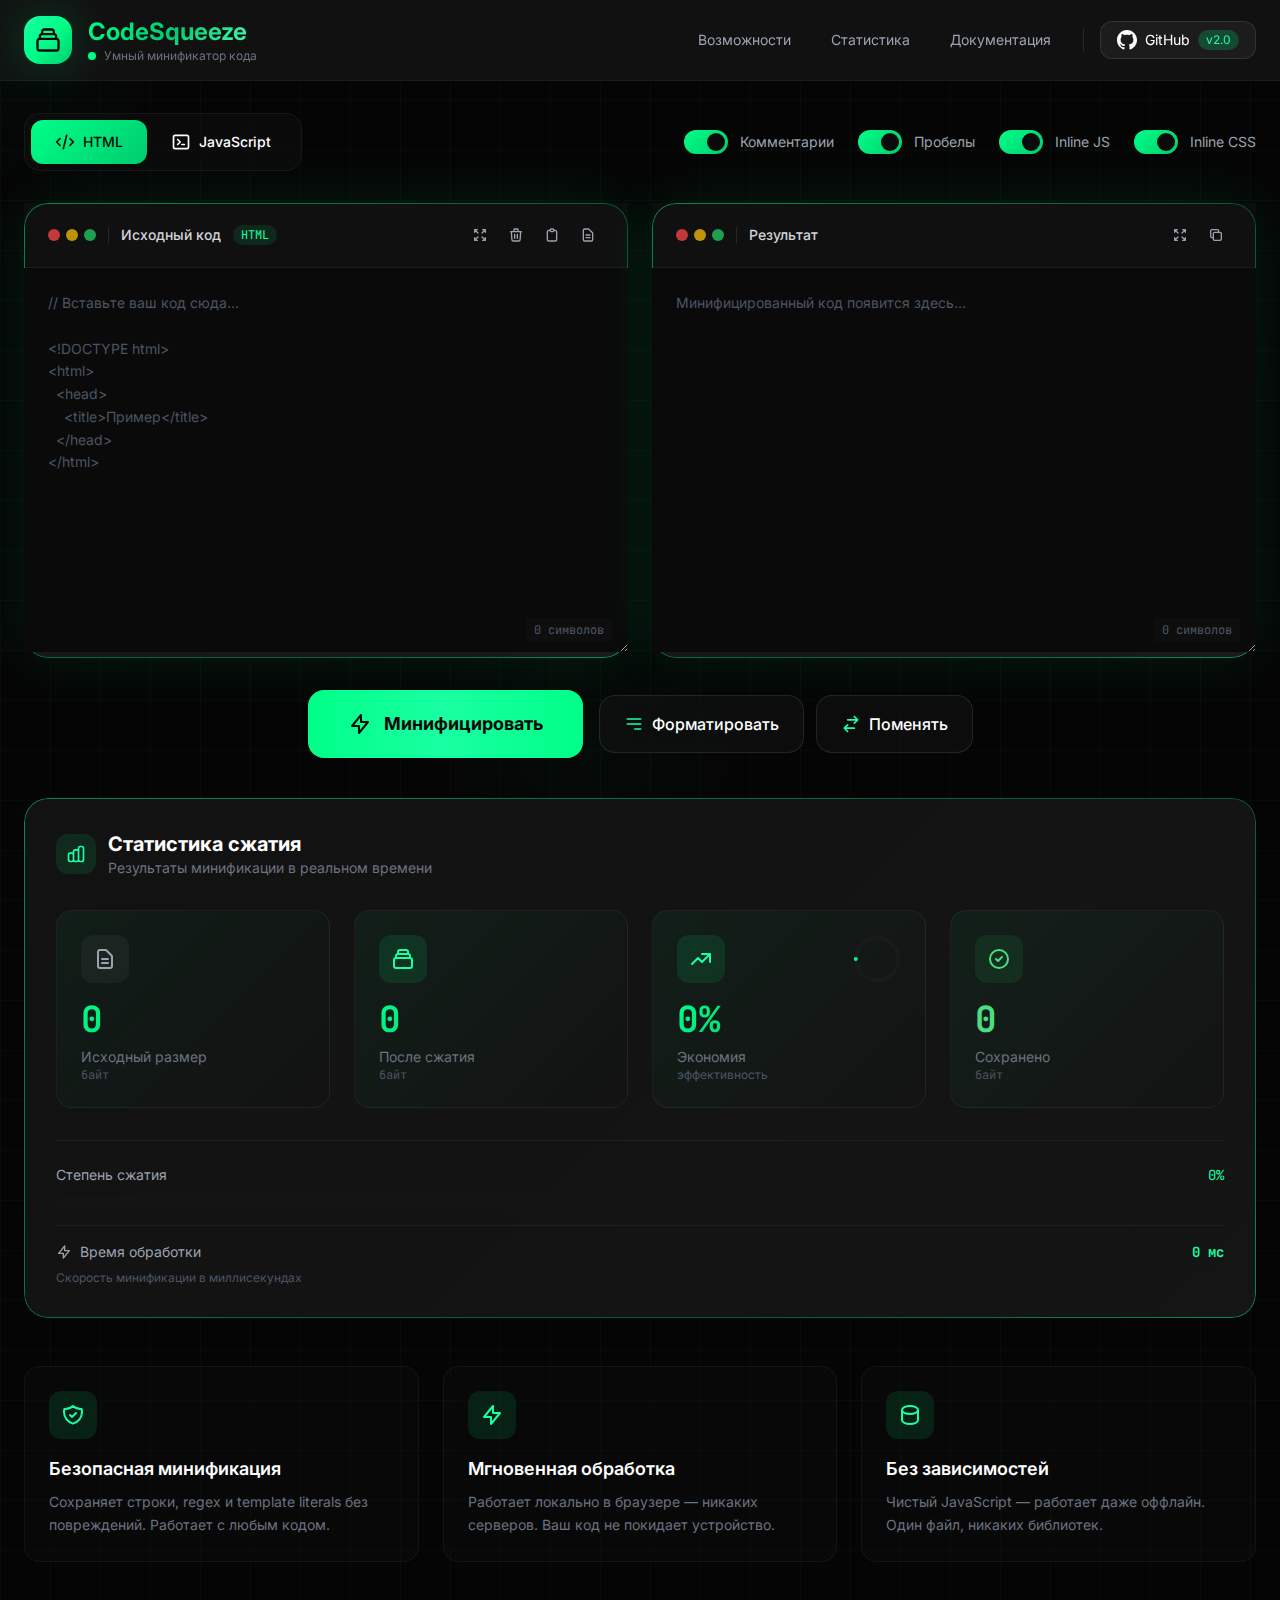
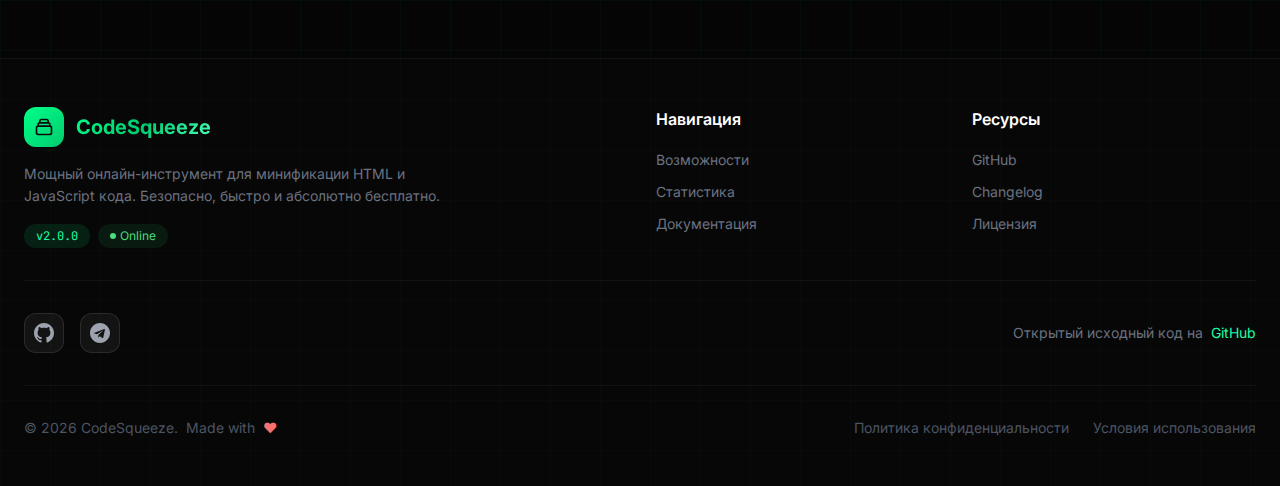
<file: index.html>
<!DOCTYPE html>
<html lang="ru">
<head>
    <meta charset="UTF-8">
    <meta name="viewport" content="width=device-width, initial-scale=1.0">
    <title>CodeSqueeze — Умный минификатор кода</title>
    <script src="js/tailwind.standalone.js"></script>
	<script src="js/tailwind-config.js"></script>
    <link href="https://fonts.googleapis.com/css2?family=Inter:wght@400;500;600;700;800&family=JetBrains+Mono:wght@400;500&display=swap" rel="stylesheet">
    <link rel="stylesheet" href="css/styles.css">
</head>
<body class="bg-dark-600 min-h-screen text-white bg-grid">
    
    <!-- Floating Background Shapes -->
    <div class="floating-shapes">
        <div class="shape w-96 h-96 -top-48 -left-48 opacity-30"></div>
        <div class="shape w-64 h-64 top-1/4 right-0 opacity-20" style="animation-delay: -2s;"></div>
        <div class="shape w-80 h-80 bottom-0 left-1/3 opacity-25" style="animation-delay: -4s;"></div>
    </div>

    <!-- Header -->
    <header class="glass border-b border-white/5 sticky top-0 z-50">
        <div class="max-w-7xl mx-auto px-6 py-4">
            <div class="flex items-center justify-between">
                <div class="flex items-center gap-4">
                    <!-- Animated Logo -->
                    <div class="relative group">
                        <div class="absolute inset-0 bg-brand-500/20 rounded-2xl blur-xl group-hover:bg-brand-500/40 transition-all duration-500"></div>
                        <div class="relative w-12 h-12 bg-gradient-to-br from-brand-400 via-brand-500 to-brand-600 rounded-2xl flex items-center justify-center transform group-hover:scale-110 transition-transform duration-300">
                            <svg class="w-7 h-7 text-dark-500" fill="none" stroke="currentColor" viewBox="0 0 24 24">
                                <path stroke-linecap="round" stroke-linejoin="round" stroke-width="2" d="M19 11H5m14 0a2 2 0 012 2v6a2 2 0 01-2 2H5a2 2 0 01-2-2v-6a2 2 0 012-2m14 0V9a2 2 0 00-2-2M5 11V9a2 2 0 012-2m0 0V5a2 2 0 012-2h6a2 2 0 012 2v2M7 7h10"/>
                            </svg>
                        </div>
                    </div>
                    <div>
                        <h1 class="text-2xl font-bold text-gradient">CodeSqueeze</h1>
                        <p class="text-xs text-gray-500 flex items-center gap-2">
                            <span class="w-2 h-2 bg-brand-500 rounded-full animate-pulse"></span>
                            Умный минификатор кода
                        </p>
                    </div>
                </div>
                
                <!-- Desktop Navigation -->
                <nav class="hidden md:flex items-center gap-2">
                    <a href="features.html" class="px-4 py-2 text-sm text-gray-400 hover:text-white hover:bg-white/5 rounded-xl transition-all">
                        Возможности
                    </a>
                    <a href="stats.html" class="px-4 py-2 text-sm text-gray-400 hover:text-white hover:bg-white/5 rounded-xl transition-all">
                        Статистика
                    </a>
                    <a href="docs.html" class="px-4 py-2 text-sm text-gray-400 hover:text-white hover:bg-white/5 rounded-xl transition-all">
                        Документация
                    </a>
                    <div class="w-px h-6 bg-white/10 mx-2"></div>
                    <a href="https://github.com/Rianvy/CodeSqueeze" target="_blank" 
                       class="flex items-center gap-2 px-4 py-2 bg-white/5 hover:bg-white/10 border border-white/10 rounded-xl transition-all text-sm">
                        <svg class="w-5 h-5" fill="currentColor" viewBox="0 0 24 24"><path d="M12 0c-6.626 0-12 5.373-12 12 0 5.302 3.438 9.8 8.207 11.387.599.111.793-.261.793-.577v-2.234c-3.338.726-4.033-1.416-4.033-1.416-.546-1.387-1.333-1.756-1.333-1.756-1.089-.745.083-.729.083-.729 1.205.084 1.839 1.237 1.839 1.237 1.07 1.834 2.807 1.304 3.492.997.107-.775.418-1.305.762-1.604-2.665-.305-5.467-1.334-5.467-5.931 0-1.311.469-2.381 1.236-3.221-.124-.303-.535-1.524.117-3.176 0 0 1.008-.322 3.301 1.23.957-.266 1.983-.399 3.003-.404 1.02.005 2.047.138 3.006.404 2.291-1.552 3.297-1.23 3.297-1.23.653 1.653.242 2.874.118 3.176.77.84 1.235 1.911 1.235 3.221 0 4.609-2.807 5.624-5.479 5.921.43.372.823 1.102.823 2.222v3.293c0 .319.192.694.801.576 4.765-1.589 8.199-6.086 8.199-11.386 0-6.627-5.373-12-12-12z"/></svg>
                        <span>GitHub</span>
                        <span class="px-2 py-0.5 bg-brand-500/20 text-brand-400 text-xs rounded-full">v2.0</span>
                    </a>
                </nav>
                
                <!-- Mobile Menu Button -->
                <button id="mobileMenuBtn" class="md:hidden p-2 hover:bg-white/5 rounded-xl transition-all">
                    <svg id="menuIcon" class="w-6 h-6" fill="none" stroke="currentColor" viewBox="0 0 24 24">
                        <path stroke-linecap="round" stroke-linejoin="round" stroke-width="2" d="M4 6h16M4 12h16M4 18h16"/>
                    </svg>
                    <svg id="closeIcon" class="w-6 h-6 hidden" fill="none" stroke="currentColor" viewBox="0 0 24 24">
                        <path stroke-linecap="round" stroke-linejoin="round" stroke-width="2" d="M6 18L18 6M6 6l12 12"/>
                    </svg>
                </button>
            </div>
            
            <!-- Mobile Navigation -->
            <nav id="mobileMenu" class="mobile-menu md:hidden">
                <div class="py-4 space-y-2 border-t border-white/5 mt-4">
                    <a href="features.html" class="block px-4 py-3 text-sm text-gray-400 hover:text-white hover:bg-white/5 rounded-xl transition-all">
                        🎯 Возможности
                    </a>
                    <a href="stats.html" class="block px-4 py-3 text-sm text-gray-400 hover:text-white hover:bg-white/5 rounded-xl transition-all">
                        📊 Статистика
                    </a>
                    <a href="docs.html" class="block px-4 py-3 text-sm text-gray-400 hover:text-white hover:bg-white/5 rounded-xl transition-all">
                        📚 Документация
                    </a>
                    <a href="https://github.com/Rianvy/CodeSqueeze" target="_blank" 
                       class="flex items-center gap-2 px-4 py-3 bg-white/5 border border-white/10 rounded-xl transition-all text-sm">
                        <svg class="w-5 h-5" fill="currentColor" viewBox="0 0 24 24"><path d="M12 0c-6.626 0-12 5.373-12 12 0 5.302 3.438 9.8 8.207 11.387.599.111.793-.261.793-.577v-2.234c-3.338.726-4.033-1.416-4.033-1.416-.546-1.387-1.333-1.756-1.333-1.756-1.089-.745.083-.729.083-.729 1.205.084 1.839 1.237 1.839 1.237 1.07 1.834 2.807 1.304 3.492.997.107-.775.418-1.305.762-1.604-2.665-.305-5.467-1.334-5.467-5.931 0-1.311.469-2.381 1.236-3.221-.124-.303-.535-1.524.117-3.176 0 0 1.008-.322 3.301 1.23.957-.266 1.983-.399 3.003-.404 1.02.005 2.047.138 3.006.404 2.291-1.552 3.297-1.23 3.297-1.23.653 1.653.242 2.874.118 3.176.77.84 1.235 1.911 1.235 3.221 0 4.609-2.807 5.624-5.479 5.921.43.372.823 1.102.823 2.222v3.293c0 .319.192.694.801.576 4.765-1.589 8.199-6.086 8.199-11.386 0-6.627-5.373-12-12-12z"/></svg>
                        <span>GitHub Repository</span>
                        <span class="ml-auto px-2 py-0.5 bg-brand-500/20 text-brand-400 text-xs rounded-full">v2.0</span>
                    </a>
                </div>
            </nav>
        </div>
    </header>

    <main class="max-w-7xl mx-auto px-6 py-8 relative">
        
        <!-- Mode Selector & Options -->
        <div class="flex flex-col lg:flex-row gap-4 mb-8">
            
            <!-- Mode Tabs -->
            <div class="flex-shrink-0">
                <div class="inline-flex p-1.5 bg-dark-400/50 rounded-2xl border border-white/5 w-full lg:w-auto">
                    <button class="tab-btn active flex-1 lg:flex-none px-6 py-3 rounded-xl text-sm font-medium transition-all flex items-center justify-center gap-2" data-input="html">
                        <svg class="w-5 h-5" fill="none" stroke="currentColor" viewBox="0 0 24 24">
                            <path stroke-linecap="round" stroke-linejoin="round" stroke-width="2" d="M10 20l4-16m4 4l4 4-4 4M6 16l-4-4 4-4"/>
                        </svg>
                        HTML
                    </button>
                    <button class="tab-btn flex-1 lg:flex-none px-6 py-3 rounded-xl text-sm font-medium transition-all flex items-center justify-center gap-2" data-input="js">
                        <svg class="w-5 h-5" fill="none" stroke="currentColor" viewBox="0 0 24 24">
                            <path stroke-linecap="round" stroke-linejoin="round" stroke-width="2" d="M8 9l3 3-3 3m5 0h3M5 20h14a2 2 0 002-2V6a2 2 0 00-2-2H5a2 2 0 00-2 2v12a2 2 0 002 2z"/>
                        </svg>
                        JavaScript
                    </button>
                </div>
            </div>
            
            <!-- Options -->
            <div class="flex-1 grid grid-cols-2 lg:flex lg:flex-wrap items-center gap-3 lg:gap-6 lg:justify-end">
                <label class="flex items-center gap-3 cursor-pointer group">
                    <input type="checkbox" id="removeComments" checked>
                    <span class="text-sm text-gray-400 group-hover:text-white transition-colors">Комментарии</span>
                </label>
                <label class="flex items-center gap-3 cursor-pointer group">
                    <input type="checkbox" id="removeWhitespace" checked>
                    <span class="text-sm text-gray-400 group-hover:text-white transition-colors">Пробелы</span>
                </label>
                <label class="flex items-center gap-3 cursor-pointer group">
                    <input type="checkbox" id="minifyInlineJS" checked>
                    <span class="text-sm text-gray-400 group-hover:text-white transition-colors">Inline JS</span>
                </label>
                <label class="flex items-center gap-3 cursor-pointer group">
                    <input type="checkbox" id="minifyInlineCSS" checked>
                    <span class="text-sm text-gray-400 group-hover:text-white transition-colors">Inline CSS</span>
                </label>
            </div>
        </div>

        <!-- Main Editor Area -->
        <div class="grid lg:grid-cols-2 gap-6 mb-8">
            
            <!-- Input Editor -->
            <div class="gradient-border rounded-3xl glow-box">
                <div class="bg-dark-400/80 px-6 py-4 flex items-center justify-between border-b border-white/5">
                    <div class="flex items-center gap-3">
                        <div class="flex gap-1.5">
                            <div class="w-3 h-3 rounded-full bg-red-500/80"></div>
                            <div class="w-3 h-3 rounded-full bg-yellow-500/80"></div>
                            <div class="w-3 h-3 rounded-full bg-green-500/80"></div>
                        </div>
                        <div class="w-px h-4 bg-white/10"></div>
                        <span class="text-sm font-medium text-gray-300">Исходный код</span>
                        <span class="px-2 py-0.5 bg-brand-500/10 text-brand-400 text-xs rounded-full mono" id="inputLang">HTML</span>
                    </div>
                    <div class="flex items-center gap-1">
                        <div class="tooltip-wrapper">
                            <button id="btnClear" class="p-2 hover:bg-white/5 rounded-lg transition-all text-gray-400 hover:text-white">
                                <svg class="w-4 h-4" fill="none" stroke="currentColor" viewBox="0 0 24 24">
                                    <path stroke-linecap="round" stroke-linejoin="round" stroke-width="2" d="M19 7l-.867 12.142A2 2 0 0116.138 21H7.862a2 2 0 01-1.995-1.858L5 7m5 4v6m4-6v6m1-10V4a1 1 0 00-1-1h-4a1 1 0 00-1 1v3M4 7h16"/>
                                </svg>
                            </button>
                            <span class="tooltip-text">Очистить</span>
                        </div>
                        <div class="tooltip-wrapper">
                            <button id="btnPaste" class="p-2 hover:bg-white/5 rounded-lg transition-all text-gray-400 hover:text-white">
                                <svg class="w-4 h-4" fill="none" stroke="currentColor" viewBox="0 0 24 24">
                                    <path stroke-linecap="round" stroke-linejoin="round" stroke-width="2" d="M9 5H7a2 2 0 00-2 2v12a2 2 0 002 2h10a2 2 0 002-2V7a2 2 0 00-2-2h-2M9 5a2 2 0 002 2h2a2 2 0 002-2M9 5a2 2 0 012-2h2a2 2 0 012 2"/>
                                </svg>
                            </button>
                            <span class="tooltip-text">Вставить из буфера</span>
                        </div>
                        <div class="tooltip-wrapper">
                            <button id="btnSample" class="p-2 hover:bg-white/5 rounded-lg transition-all text-gray-400 hover:text-white">
                                <svg class="w-4 h-4" fill="none" stroke="currentColor" viewBox="0 0 24 24">
                                    <path stroke-linecap="round" stroke-linejoin="round" stroke-width="2" d="M9 12h6m-6 4h6m2 5H7a2 2 0 01-2-2V5a2 2 0 012-2h5.586a1 1 0 01.707.293l5.414 5.414a1 1 0 01.293.707V19a2 2 0 01-2 2z"/>
                                </svg>
                            </button>
                            <span class="tooltip-text">Загрузить пример</span>
                        </div>
                    </div>
                </div>
                <div class="relative">
                    <textarea id="inputCode" 
                              class="w-full h-96 p-6 bg-dark-500 text-gray-300 text-sm resize-y focus:outline-none placeholder-gray-600 leading-relaxed"
                              placeholder="// Вставьте ваш код сюда...&#10;&#10;<!DOCTYPE html>&#10;<html>&#10;  <head>&#10;    <title>Пример</title>&#10;  </head>&#10;</html>"></textarea>
                    <div class="absolute bottom-4 right-4 text-xs text-gray-600 mono bg-dark-400/80 px-2 py-1 rounded">
                        <span id="inputChars">0</span> символов
                    </div>
                </div>
            </div>

            <!-- Output Editor -->
            <div class="gradient-border rounded-3xl glow-box">
                <div class="bg-dark-400/80 px-6 py-4 flex items-center justify-between border-b border-white/5">
                    <div class="flex items-center gap-3">
                        <div class="flex gap-1.5">
                            <div class="w-3 h-3 rounded-full bg-red-500/80"></div>
                            <div class="w-3 h-3 rounded-full bg-yellow-500/80"></div>
                            <div class="w-3 h-3 rounded-full bg-green-500/80"></div>
                        </div>
                        <div class="w-px h-4 bg-white/10"></div>
                        <span class="text-sm font-medium text-gray-300">Результат</span>
                    </div>
                    <div class="flex items-center gap-1">
                        <div class="tooltip-wrapper">
                            <button id="btnCopy" class="p-2 hover:bg-white/5 rounded-lg transition-all text-gray-400 hover:text-brand-400">
                                <svg class="w-4 h-4" fill="none" stroke="currentColor" viewBox="0 0 24 24">
                                    <path stroke-linecap="round" stroke-linejoin="round" stroke-width="2" d="M8 16H6a2 2 0 01-2-2V6a2 2 0 012-2h8a2 2 0 012 2v2m-6 12h8a2 2 0 002-2v-8a2 2 0 00-2-2h-8a2 2 0 00-2 2v8a2 2 0 002 2z"/>
                                </svg>
                            </button>
                            <span class="tooltip-text">Копировать результат</span>
                        </div>
                    </div>
                </div>
                <div class="relative">
                    <textarea id="outputCode" readonly
                              class="w-full h-96 p-6 bg-dark-500 text-brand-300 text-sm resize-y focus:outline-none placeholder-gray-600 leading-relaxed"
                              placeholder="Минифицированный код появится здесь..."></textarea>
                    <div class="absolute bottom-4 right-4 text-xs text-gray-600 mono bg-dark-400/80 px-2 py-1 rounded">
                        <span id="outputChars">0</span> символов
                    </div>
                </div>
            </div>
        </div>

        <!-- Action Buttons -->
        <div class="flex flex-col sm:flex-row items-center justify-center gap-4 mb-10">
            <button id="btnMinify" 
                    class="w-full sm:w-auto group relative px-10 py-5 bg-gradient-to-r from-brand-500 via-brand-400 to-brand-500 text-dark-500 rounded-2xl font-bold text-lg transition-all transform hover:scale-105 btn-glow overflow-hidden">
                <div class="absolute inset-0 shimmer"></div>
                <span class="relative flex items-center justify-center gap-3">
                    <svg class="w-6 h-6 group-hover:animate-pulse" fill="none" stroke="currentColor" viewBox="0 0 24 24">
                        <path stroke-linecap="round" stroke-linejoin="round" stroke-width="2" d="M13 10V3L4 14h7v7l9-11h-7z"/>
                    </svg>
                    Минифицировать
                </span>
            </button>
            
            <div class="w-full sm:w-auto flex gap-3">
                <button id="btnBeautify" 
                        class="flex-1 sm:flex-none px-6 py-4 bg-dark-300/50 hover:bg-dark-200/50 border border-white/10 hover:border-brand-500/30 text-white rounded-2xl font-medium transition-all flex items-center justify-center gap-2">
                    <svg class="w-5 h-5 text-brand-400" fill="none" stroke="currentColor" viewBox="0 0 24 24">
                        <path stroke-linecap="round" stroke-linejoin="round" stroke-width="2" d="M4 6h16M4 12h16m-7 6h7"/>
                    </svg>
                    <span class="hidden sm:inline">Форматировать</span>
                    <span class="sm:hidden">Формат</span>
                </button>
                <button id="btnSwap" 
                        class="flex-1 sm:flex-none px-6 py-4 bg-dark-300/50 hover:bg-dark-200/50 border border-white/10 hover:border-brand-500/30 text-white rounded-2xl font-medium transition-all flex items-center justify-center gap-2">
                    <svg class="w-5 h-5 text-brand-400" fill="none" stroke="currentColor" viewBox="0 0 24 24">
                        <path stroke-linecap="round" stroke-linejoin="round" stroke-width="2" d="M8 7h12m0 0l-4-4m4 4l-4 4m0 6H4m0 0l4 4m-4-4l4-4"/>
                    </svg>
                    <span class="hidden sm:inline">Поменять</span>
                    <span class="sm:hidden">Swap</span>
                </button>
            </div>
        </div>

        <!-- Stats Dashboard -->
        <div id="stats" class="gradient-border rounded-3xl overflow-hidden scroll-mt-20">
            <div class="bg-dark-400/50 p-6 md:p-8">
                <div class="flex items-center gap-3 mb-8">
                    <div class="w-10 h-10 bg-brand-500/10 rounded-xl flex items-center justify-center">
                        <svg class="w-5 h-5 text-brand-400" fill="none" stroke="currentColor" viewBox="0 0 24 24">
                            <path stroke-linecap="round" stroke-linejoin="round" stroke-width="2" d="M9 19v-6a2 2 0 00-2-2H5a2 2 0 00-2 2v6a2 2 0 002 2h2a2 2 0 002-2zm0 0V9a2 2 0 012-2h2a2 2 0 012 2v10m-6 0a2 2 0 002 2h2a2 2 0 002-2m0 0V5a2 2 0 012-2h2a2 2 0 012 2v14a2 2 0 01-2 2h-2a2 2 0 01-2-2z"/>
                        </svg>
                    </div>
                    <div>
                        <h2 class="text-xl font-bold">Статистика сжатия</h2>
                        <p class="text-sm text-gray-500">Результаты минификации в реальном времени</p>
                    </div>
                </div>
                
                <div class="grid grid-cols-2 lg:grid-cols-4 gap-4 lg:gap-6">
                    <!-- Original Size -->
                    <div class="stat-card rounded-2xl p-4 md:p-6 border border-white/5 hover:border-brand-500/30 transition-all group">
                        <div class="flex items-start justify-between mb-4">
                            <div class="w-10 md:w-12 h-10 md:h-12 bg-gray-500/10 rounded-xl flex items-center justify-center group-hover:bg-brand-500/10 transition-colors">
                                <svg class="w-5 md:w-6 h-5 md:h-6 text-gray-400 group-hover:text-brand-400 transition-colors" fill="none" stroke="currentColor" viewBox="0 0 24 24">
                                    <path stroke-linecap="round" stroke-linejoin="round" stroke-width="2" d="M9 12h6m-6 4h6m2 5H7a2 2 0 01-2-2V5a2 2 0 012-2h5.586a1 1 0 01.707.293l5.414 5.414a1 1 0 01.293.707V19a2 2 0 01-2 2z"/>
                                </svg>
                            </div>
                        </div>
                        <div class="text-2xl md:text-3xl lg:text-4xl font-bold text-gradient mono" id="originalSize">0</div>
                        <div class="text-xs md:text-sm text-gray-500 mt-2">Исходный размер</div>
                        <div class="text-xs text-gray-600 mono">байт</div>
                    </div>
                    
                    <!-- Minified Size -->
                    <div class="stat-card rounded-2xl p-4 md:p-6 border border-white/5 hover:border-brand-500/30 transition-all group">
                        <div class="flex items-start justify-between mb-4">
                            <div class="w-10 md:w-12 h-10 md:h-12 bg-brand-500/10 rounded-xl flex items-center justify-center">
                                <svg class="w-5 md:w-6 h-5 md:h-6 text-brand-400" fill="none" stroke="currentColor" viewBox="0 0 24 24">
                                    <path stroke-linecap="round" stroke-linejoin="round" stroke-width="2" d="M19 11H5m14 0a2 2 0 012 2v6a2 2 0 01-2 2H5a2 2 0 01-2-2v-6a2 2 0 012-2m14 0V9a2 2 0 00-2-2M5 11V9a2 2 0 012-2m0 0V5a2 2 0 012-2h6a2 2 0 012 2v2M7 7h10"/>
                                </svg>
                            </div>
                        </div>
                        <div class="text-2xl md:text-3xl lg:text-4xl font-bold text-gradient mono" id="minifiedSize">0</div>
                        <div class="text-xs md:text-sm text-gray-500 mt-2">После сжатия</div>
                        <div class="text-xs text-gray-600 mono">байт</div>
                    </div>
                    
                    <!-- Savings Percentage -->
                    <div class="stat-card rounded-2xl p-4 md:p-6 border border-white/5 hover:border-brand-500/30 transition-all group relative overflow-hidden">
                        <div class="flex items-start justify-between mb-4">
                            <div class="w-10 md:w-12 h-10 md:h-12 bg-brand-500/10 rounded-xl flex items-center justify-center">
                                <svg class="w-5 md:w-6 h-5 md:h-6 text-brand-400" fill="none" stroke="currentColor" viewBox="0 0 24 24">
                                    <path stroke-linecap="round" stroke-linejoin="round" stroke-width="2" d="M13 7h8m0 0v8m0-8l-8 8-4-4-6 6"/>
                                </svg>
                            </div>
                            <!-- Mini Progress Ring -->
                            <svg class="w-10 md:w-12 h-10 md:h-12 progress-ring" viewBox="0 0 36 36">
                                <path class="text-dark-200" stroke="currentColor" stroke-width="3" fill="none" d="M18 2.0845 a 15.9155 15.9155 0 0 1 0 31.831 a 15.9155 15.9155 0 0 1 0 -31.831"/>
                                <path id="progressCircle" class="text-brand-500 progress-ring-circle" stroke="currentColor" stroke-width="3" stroke-linecap="round" fill="none" stroke-dasharray="0, 100" d="M18 2.0845 a 15.9155 15.9155 0 0 1 0 31.831 a 15.9155 15.9155 0 0 1 0 -31.831"/>
                            </svg>
                        </div>
                        <div class="text-2xl md:text-3xl lg:text-4xl font-bold text-gradient mono" id="savings">0%</div>
                        <div class="text-xs md:text-sm text-gray-500 mt-2">Экономия</div>
                        <div class="text-xs text-gray-600">эффективность</div>
                    </div>
                    
                    <!-- Saved Bytes -->
                    <div class="stat-card rounded-2xl p-4 md:p-6 border border-white/5 hover:border-brand-500/30 transition-all group">
                        <div class="flex items-start justify-between mb-4">
                            <div class="w-10 md:w-12 h-10 md:h-12 bg-green-500/10 rounded-xl flex items-center justify-center">
                                <svg class="w-5 md:w-6 h-5 md:h-6 text-green-400" fill="none" stroke="currentColor" viewBox="0 0 24 24">
                                    <path stroke-linecap="round" stroke-linejoin="round" stroke-width="2" d="M9 12l2 2 4-4m6 2a9 9 0 11-18 0 9 9 0 0118 0z"/>
                                </svg>
                            </div>
                        </div>
                        <div class="text-2xl md:text-3xl lg:text-4xl font-bold text-green-400 mono" id="savedBytes">0</div>
                        <div class="text-xs md:text-sm text-gray-500 mt-2">Сохранено</div>
                        <div class="text-xs text-gray-600 mono">байт</div>
                    </div>
                </div>
                
                <!-- Compression Bar -->
                <div class="mt-8 pt-6 border-t border-white/5">
                    <div class="flex items-center justify-between mb-3">
                        <span class="text-sm text-gray-400">Степень сжатия</span>
                        <span class="text-sm text-brand-400 mono" id="compressionPercent">0%</span>
                    </div>
                    <div class="h-3 bg-dark-300 rounded-full overflow-hidden">
                        <div id="compressionBar" class="h-full bg-gradient-to-r from-brand-600 via-brand-500 to-brand-400 rounded-full transition-all duration-500 relative" style="width: 0%">
                            <div class="absolute inset-0 shimmer"></div>
                        </div>
                    </div>
                </div>
				
				<!-- Processing Time Info -->
				<div class="mt-4 pt-4 border-t border-white/5">
					<div class="flex items-center justify-between text-sm">
						<span class="text-gray-400 flex items-center gap-2">
							<svg class="w-4 h-4" fill="none" stroke="currentColor" viewBox="0 0 24 24">
								<path stroke-linecap="round" stroke-linejoin="round" stroke-width="2" d="M13 10V3L4 14h7v7l9-11h-7z"/>
							</svg>
							Время обработки
						</span>
						<span class="text-brand-400 mono font-semibold" id="processingTime">0 мс</span>
					</div>
					<div class="mt-2 text-xs text-gray-600">
						Скорость минификации в миллисекундах
					</div>
				</div>
            </div>
        </div>

        <!-- Features Section -->
        <div id="features" class="mt-12 grid md:grid-cols-3 gap-6 scroll-mt-20">
            <div class="p-6 rounded-2xl bg-dark-400/30 border border-white/5 hover:border-brand-500/20 transition-all group">
                <div class="w-12 h-12 bg-brand-500/10 rounded-xl flex items-center justify-center mb-4 group-hover:scale-110 transition-transform">
                    <svg class="w-6 h-6 text-brand-400" fill="none" stroke="currentColor" viewBox="0 0 24 24">
                        <path stroke-linecap="round" stroke-linejoin="round" stroke-width="2" d="M9 12l2 2 4-4m5.618-4.016A11.955 11.955 0 0112 2.944a11.955 11.955 0 01-8.618 3.04A12.02 12.02 0 003 9c0 5.591 3.824 10.29 9 11.622 5.176-1.332 9-6.03 9-11.622 0-1.042-.133-2.052-.382-3.016z"/>
                    </svg>
                </div>
                <h3 class="font-semibold mb-2 text-lg">Безопасная минификация</h3>
                <p class="text-sm text-gray-500 leading-relaxed">Сохраняет строки, regex и template literals без повреждений. Работает с любым кодом.</p>
            </div>
            
            <div class="p-6 rounded-2xl bg-dark-400/30 border border-white/5 hover:border-brand-500/20 transition-all group">
                <div class="w-12 h-12 bg-brand-500/10 rounded-xl flex items-center justify-center mb-4 group-hover:scale-110 transition-transform">
                    <svg class="w-6 h-6 text-brand-400" fill="none" stroke="currentColor" viewBox="0 0 24 24">
                        <path stroke-linecap="round" stroke-linejoin="round" stroke-width="2" d="M13 10V3L4 14h7v7l9-11h-7z"/>
                    </svg>
                </div>
                <h3 class="font-semibold mb-2 text-lg">Мгновенная обработка</h3>
                <p class="text-sm text-gray-500 leading-relaxed">Работает локально в браузере — никаких серверов. Ваш код не покидает устройство.</p>
            </div>
            
            <div class="p-6 rounded-2xl bg-dark-400/30 border border-white/5 hover:border-brand-500/20 transition-all group">
                <div class="w-12 h-12 bg-brand-500/10 rounded-xl flex items-center justify-center mb-4 group-hover:scale-110 transition-transform">
                    <svg class="w-6 h-6 text-brand-400" fill="none" stroke="currentColor" viewBox="0 0 24 24">
                        <path stroke-linecap="round" stroke-linejoin="round" stroke-width="2" d="M4 7v10c0 2.21 3.582 4 8 4s8-1.79 8-4V7M4 7c0 2.21 3.582 4 8 4s8-1.79 8-4M4 7c0-2.21 3.582-4 8-4s8 1.79 8 4"/>
                    </svg>
                </div>
                <h3 class="font-semibold mb-2 text-lg">Без зависимостей</h3>
                <p class="text-sm text-gray-500 leading-relaxed">Чистый JavaScript — работает даже оффлайн. Один файл, никаких библиотек.</p>
            </div>
        </div>
    </main>

    <!-- Улучшенный Footer -->
    <footer class="border-t border-white/5 mt-16 bg-dark-500/50">
        <div class="max-w-7xl mx-auto px-6 py-12">
            <!-- Main Footer Content -->
            <div class="grid md:grid-cols-4 gap-8 mb-8">
                <!-- Brand Column -->
                <div class="md:col-span-2">
                    <div class="flex items-center gap-3 mb-4">
                        <div class="w-10 h-10 bg-gradient-to-br from-brand-500 to-brand-600 rounded-xl flex items-center justify-center">
                            <svg class="w-5 h-5 text-dark-500" fill="none" stroke="currentColor" viewBox="0 0 24 24">
                                <path stroke-linecap="round" stroke-linejoin="round" stroke-width="2" d="M19 11H5m14 0a2 2 0 012 2v6a2 2 0 01-2 2H5a2 2 0 01-2-2v-6a2 2 0 012-2m14 0V9a2 2 0 00-2-2M5 11V9a2 2 0 012-2m0 0V5a2 2 0 012-2h6a2 2 0 012 2v2M7 7h10"/>
                            </svg>
                        </div>
                        <span class="text-xl font-bold text-gradient">CodeSqueeze</span>
                    </div>
                    <p class="text-gray-500 text-sm leading-relaxed max-w-md mb-4">
                        Мощный онлайн-инструмент для минификации HTML и JavaScript кода. 
                        Безопасно, быстро и абсолютно бесплатно.
                    </p>
                    <div class="flex items-center gap-2">
                        <span class="px-3 py-1 bg-brand-500/10 text-brand-400 text-xs rounded-full mono">v2.0.0</span>
                        <span class="px-3 py-1 bg-green-500/10 text-green-400 text-xs rounded-full flex items-center gap-1">
                            <span class="w-1.5 h-1.5 bg-green-400 rounded-full animate-pulse"></span>
                            Online
                        </span>
                    </div>
                </div>
                
                <!-- Links Column -->
                <div>
                    <h3 class="font-semibold mb-4 text-white">Навигация</h3>
                    <ul class="space-y-2">
                        <li><a href="features.html" class="text-sm text-gray-500 hover:text-brand-400 transition-colors">Возможности</a></li>
                        <li><a href="stats.html" class="text-sm text-gray-500 hover:text-brand-400 transition-colors">Статистика</a></li>
                        <li><a href="docs.html" class="text-sm text-gray-500 hover:text-brand-400 transition-colors">Документация</a></li>
                    </ul>
                </div>
                
                <!-- Resources Column -->
                <div>
                    <h3 class="font-semibold mb-4 text-white">Ресурсы</h3>
                    <ul class="space-y-2">
                        <li><a href="https://github.com/Rianvy/CodeSqueeze" class="text-sm text-gray-500 hover:text-brand-400 transition-colors">GitHub</a></li>
                        <li><a href="https://github.com/Rianvy/CodeSqueeze/releases" class="text-sm text-gray-500 hover:text-brand-400 transition-colors">Changelog</a></li>
                        <li><a href="https://github.com/Rianvy/CodeSqueeze/blob/main/LICENSE" class="text-sm text-gray-500 hover:text-brand-400 transition-colors">Лицензия</a></li>
                    </ul>
                </div>
            </div>
            
            <!-- Social Links -->
            <div class="border-t border-white/5 pt-8 mb-8">
                <div class="flex flex-col sm:flex-row items-center justify-between gap-6">
                    <div class="flex items-center gap-4">
                        <a href="https://github.com/Rianvy" target="_blank" 
                           class="social-icon w-10 h-10 bg-white/5 hover:bg-brand-500/20 border border-white/10 hover:border-brand-500/50 rounded-xl flex items-center justify-center text-gray-400 hover:text-brand-400 transition-all">
                            <svg class="w-5 h-5" fill="currentColor" viewBox="0 0 24 24"><path d="M12 0c-6.626 0-12 5.373-12 12 0 5.302 3.438 9.8 8.207 11.387.599.111.793-.261.793-.577v-2.234c-3.338.726-4.033-1.416-4.033-1.416-.546-1.387-1.333-1.756-1.333-1.756-1.089-.745.083-.729.083-.729 1.205.084 1.839 1.237 1.839 1.237 1.07 1.834 2.807 1.304 3.492.997.107-.775.418-1.305.762-1.604-2.665-.305-5.467-1.334-5.467-5.931 0-1.311.469-2.381 1.236-3.221-.124-.303-.535-1.524.117-3.176 0 0 1.008-.322 3.301 1.23.957-.266 1.983-.399 3.003-.404 1.02.005 2.047.138 3.006.404 2.291-1.552 3.297-1.23 3.297-1.23.653 1.653.242 2.874.118 3.176.77.84 1.235 1.911 1.235 3.221 0 4.609-2.807 5.624-5.479 5.921.43.372.823 1.102.823 2.222v3.293c0 .319.192.694.801.576 4.765-1.589 8.199-6.086 8.199-11.386 0-6.627-5.373-12-12-12z"/></svg>
                        </a>
                        <a href="https://t.me/cyber_way" target="_blank" 
                           class="social-icon w-10 h-10 bg-white/5 hover:bg-brand-500/20 border border-white/10 hover:border-brand-500/50 rounded-xl flex items-center justify-center text-gray-400 hover:text-brand-400 transition-all">
                            <svg class="w-5 h-5" fill="currentColor" viewBox="0 0 24 24"><path d="M12 0C5.373 0 0 5.373 0 12s5.373 12 12 12 12-5.373 12-12S18.627 0 12 0zm5.894 8.221l-1.97 9.28c-.145.658-.537.818-1.084.508l-3-2.21-1.446 1.394c-.14.18-.357.295-.6.295-.002 0-.003 0-.005 0l.213-3.054 5.56-5.022c.24-.213-.054-.334-.373-.121l-6.869 4.326-2.96-.924c-.64-.203-.658-.64.135-.954l11.566-4.458c.538-.196 1.006.128.832.941z"/></svg>
                        </a>
                    </div>
                    
                    <div class="text-sm text-gray-500">
                        <span>Открытый исходный код на</span>
                        <a href="https://github.com/Rianvy/CodeSqueeze" target="_blank" class="text-brand-400 hover:text-brand-300 transition-colors ml-1">GitHub</a>
                    </div>
                </div>
            </div>
            
            <!-- Bottom Bar -->
            <div class="border-t border-white/5 pt-8 flex flex-col md:flex-row items-center justify-between gap-4 text-sm text-gray-600">
                <div class="flex items-center gap-2">
                    <span>© 2026 CodeSqueeze.</span>
                    <span class="hidden sm:inline">Made with</span>
                    <span class="text-red-400">❤</span>
                </div>
                
                <div class="flex items-center gap-6">
                    <a href="privacy.html" class="hover:text-brand-400 transition-colors">Политика конфиденциальности</a>
                    <a href="terms.html" class="hover:text-brand-400 transition-colors">Условия использования</a>
                </div>
            </div>
        </div>
    </footer>

    <!-- Notification Toast -->
    <div id="notification" 
         class="fixed bottom-6 right-6 px-6 py-4 bg-dark-300 border border-brand-500/30 text-white rounded-2xl font-medium shadow-2xl shadow-brand-500/10 transform translate-x-[150%] transition-transform duration-300 z-50 flex items-center gap-3 max-w-sm">
        <div class="w-8 h-8 bg-brand-500/20 rounded-lg flex items-center justify-center flex-shrink-0">
            <svg class="w-5 h-5 text-brand-400" fill="none" stroke="currentColor" viewBox="0 0 24 24">
                <path stroke-linecap="round" stroke-linejoin="round" stroke-width="2" d="M5 13l4 4L19 7"/>
            </svg>
        </div>
        <span id="notificationText"></span>
    </div>
	
	<!-- ===== JavaScript Modules ===== -->
    
    <!-- Конфигурация -->
    <script src="js/config.js"></script>
    
    <!-- Вспомогательные утилиты -->
    <script src="js/modules/utils.js"></script>
	
	<!-- Валидация -->
	<script src="js/modules/validator.js"></script>
    
    <!-- Хранилище -->
    <script src="js/modules/storage.js"></script>
    
    <!-- Уведомления -->
    <script src="js/modules/notifications.js"></script>
    
    <!-- Статистика -->
    <script src="js/modules/stats.js"></script>
    
    <!-- Минификатор -->
    <script src="js/modules/minifier.js"></script>
    
    <!-- Форматирование -->
    <script src="js/modules/beautifier.js"></script>

    <!-- Полноэкранный режим -->
    <script src="js/modules/fullscreen.js"></script>
    
    <!-- UI компоненты -->
    <script src="js/modules/ui.js"></script>
    
    <!-- Главный модуль приложения (загружается последним) -->
    <script src="js/app.js"></script>
</body>
</html>
</file>
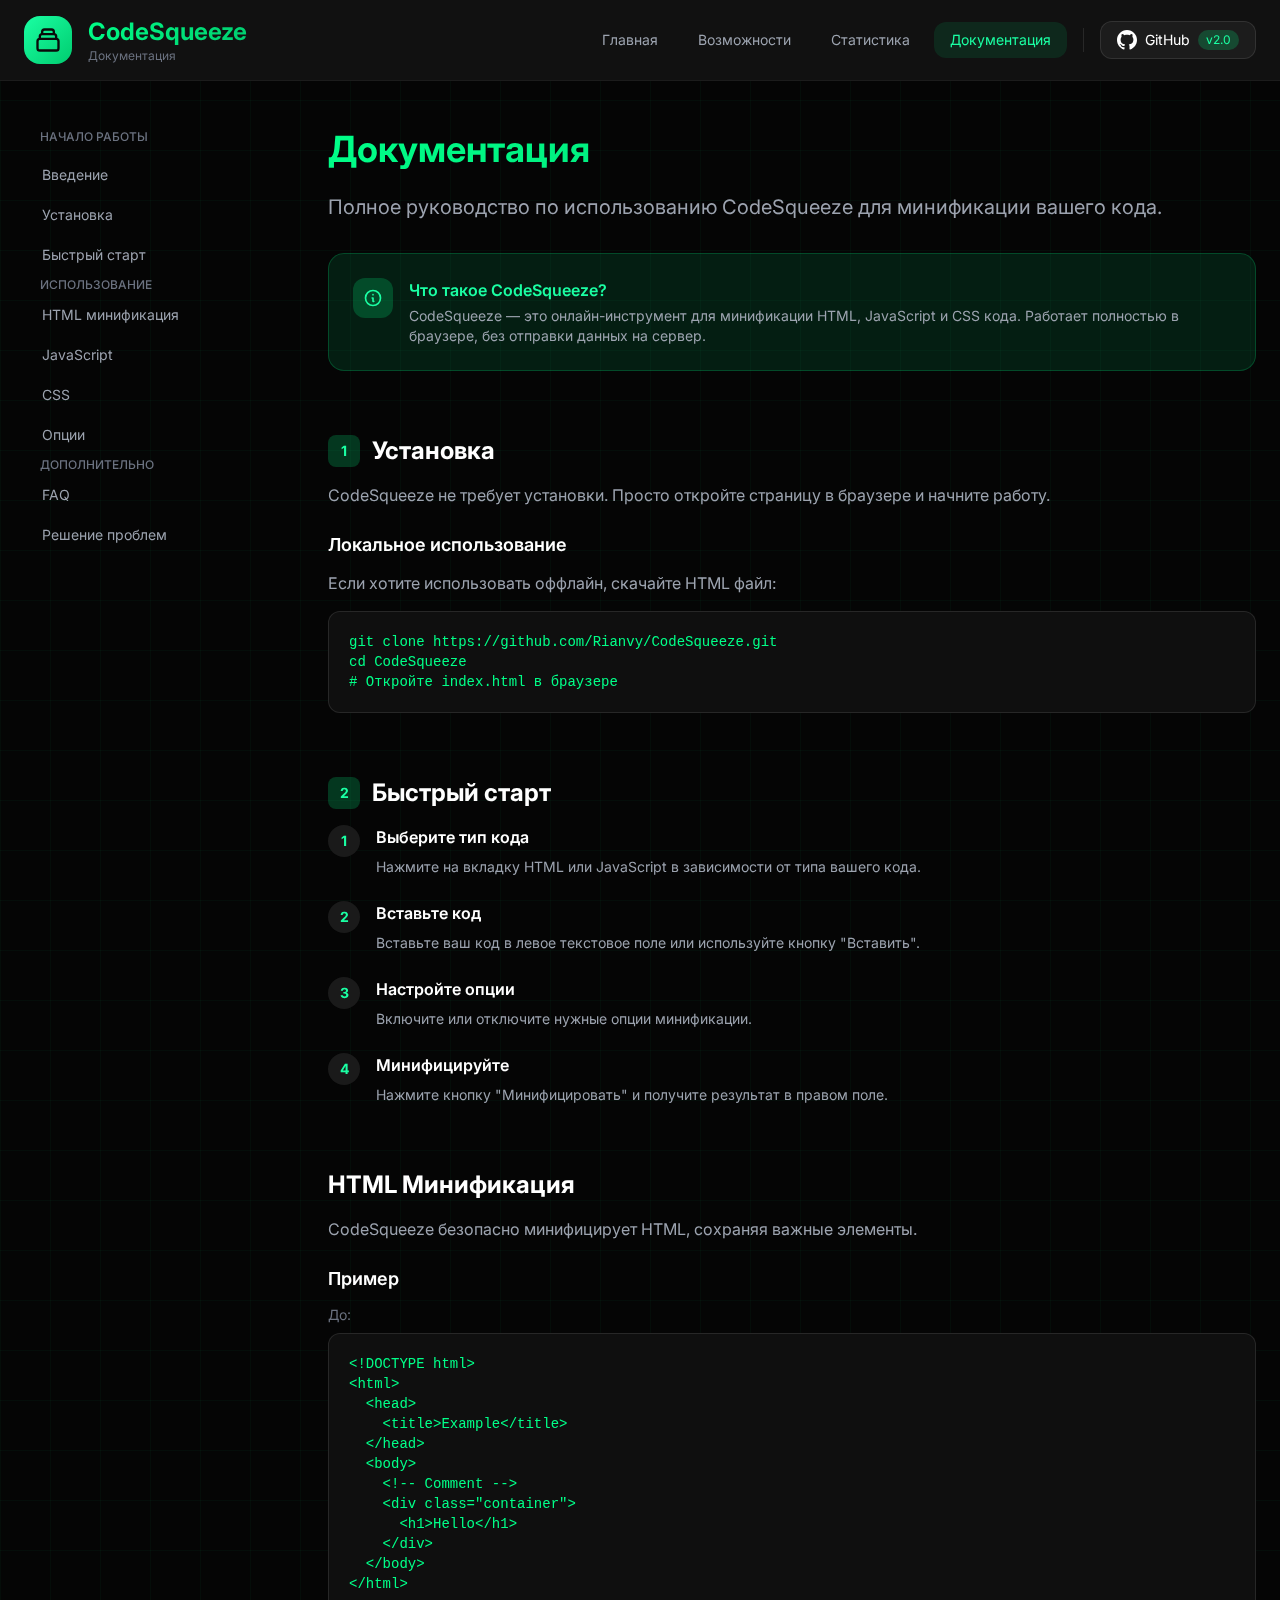
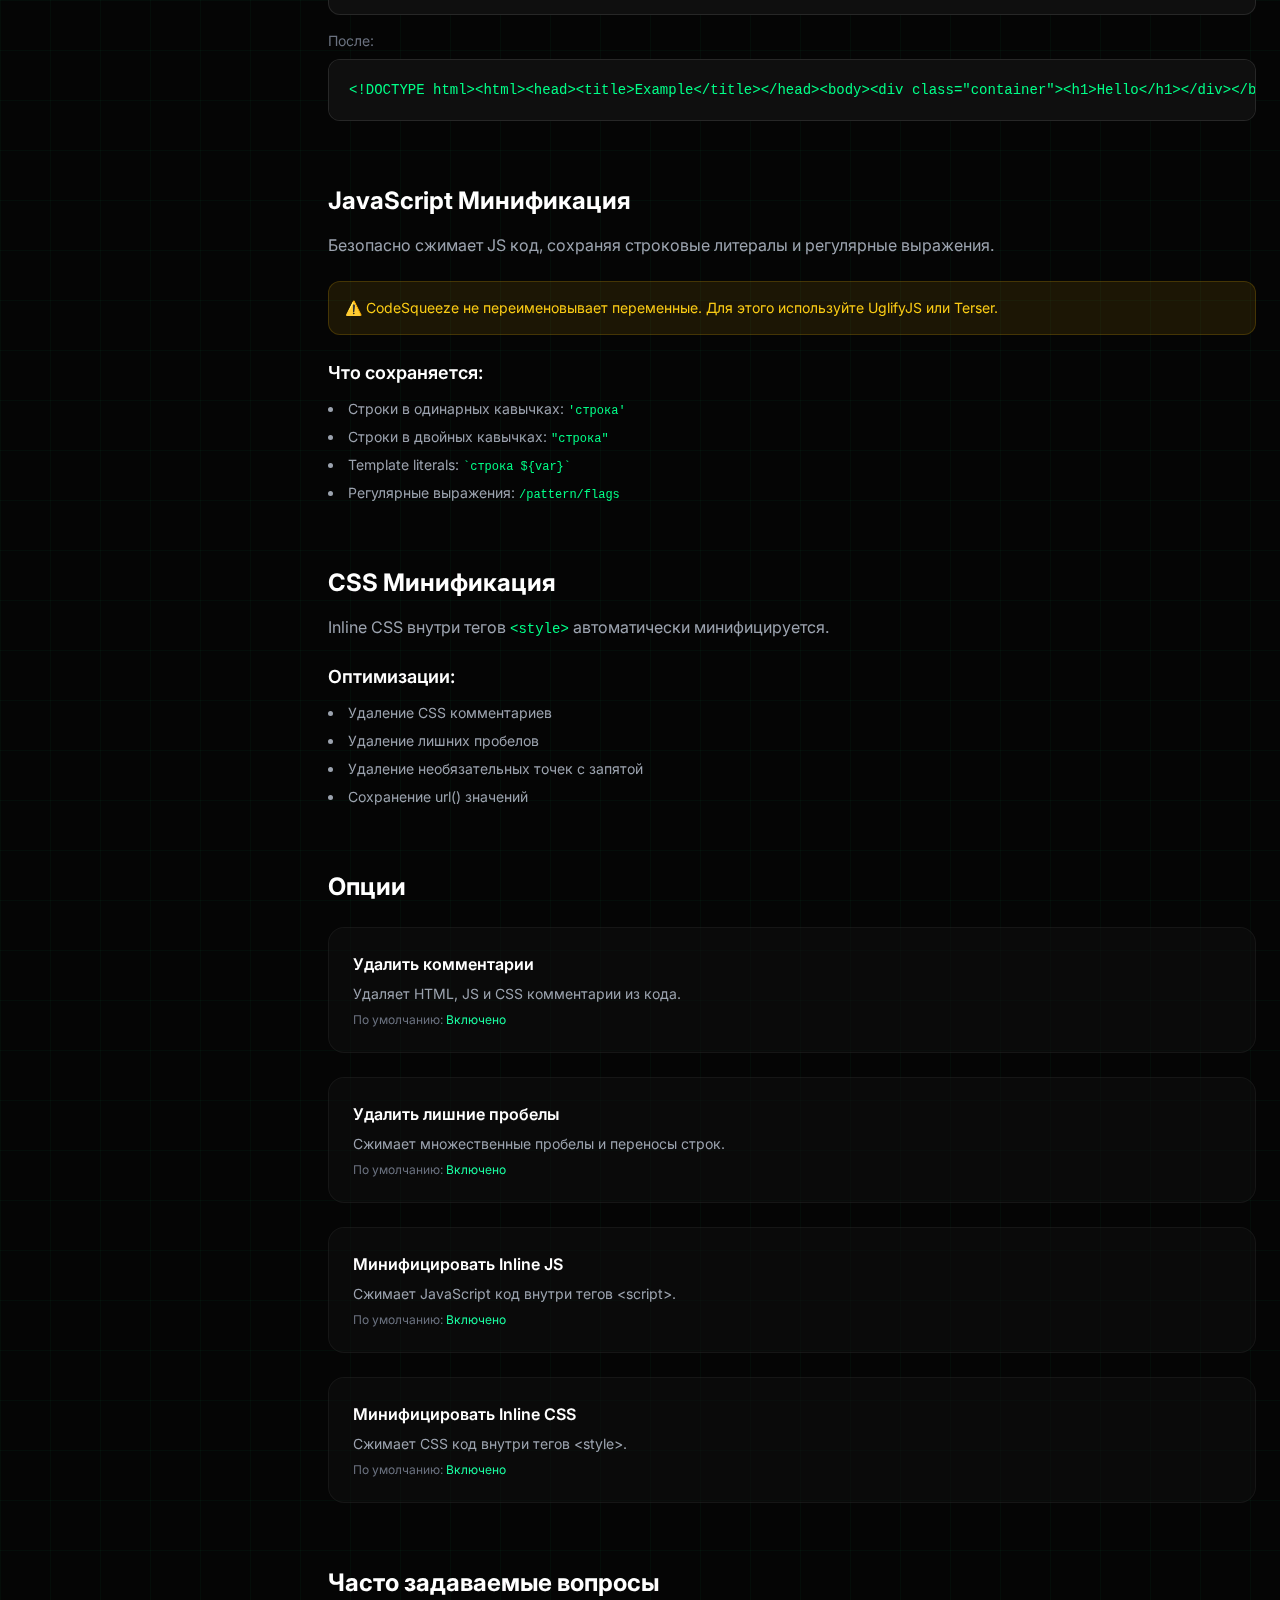
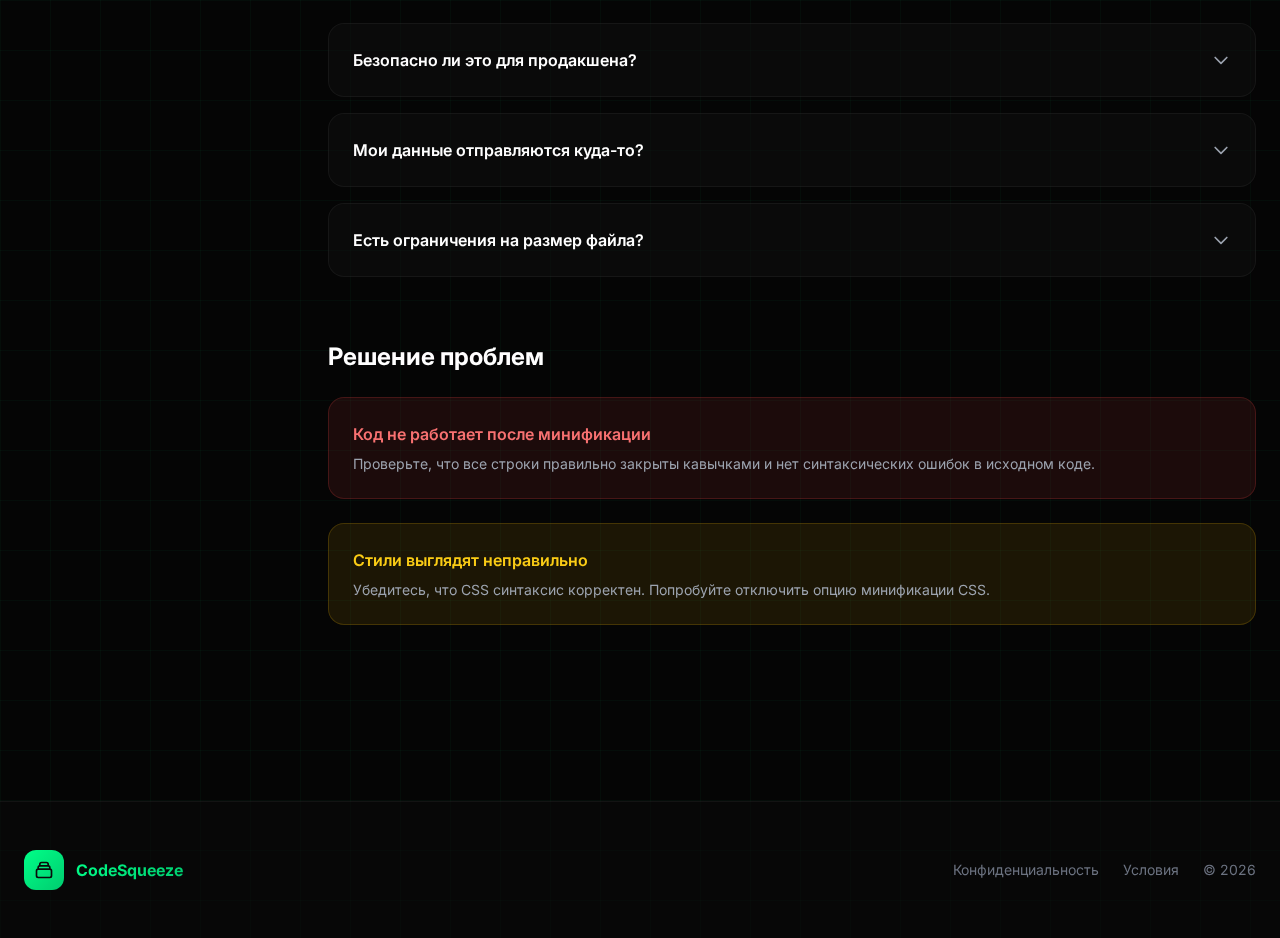
<file: docs.html>
<!DOCTYPE html>
<html lang="ru">
<head>
    <meta charset="UTF-8">
    <meta name="viewport" content="width=device-width, initial-scale=1.0">
    <title>Документация — CodeSqueeze</title>
    <script src="js/tailwind.standalone.js"></script>
    <script src="js/tailwind-config.js"></script>
    <link href="https://fonts.googleapis.com/css2?family=Inter:wght@400;500;600;700&family=JetBrains+Mono:wght@400;500&display=swap" rel="stylesheet">
    <style>
        body { font-family: 'Inter', sans-serif; }
        .mono, code, pre { font-family: 'JetBrains Mono', monospace; }
        .glass { background: rgba(20, 20, 20, 0.8); backdrop-filter: blur(20px); }
        .text-gradient { background: linear-gradient(135deg, #00ff88, #00cc6f); -webkit-background-clip: text; -webkit-text-fill-color: transparent; background-clip: text; }
        .bg-grid { background-image: linear-gradient(rgba(0, 255, 136, 0.03) 1px, transparent 1px), linear-gradient(90deg, rgba(0, 255, 136, 0.03) 1px, transparent 1px); background-size: 50px 50px; }
        .mobile-menu { max-height: 0; overflow: hidden; transition: max-height 0.3s; }
        .mobile-menu.active { max-height: 500px; }
        .mobile-toc { max-height: 0; overflow: hidden; transition: max-height 0.3s ease-in-out; }
        .mobile-toc.active { max-height: 600px; }
        .sidebar-link.active { background: rgba(0, 255, 136, 0.1); border-left-color: #00ff88; color: #00ff88; }
        pre { background: #0f0f0f; border-radius: 12px; padding: 16px; overflow-x: auto; border: 1px solid rgba(255,255,255,0.1); font-size: 13px; }
        @media (min-width: 640px) { pre { padding: 20px; font-size: 14px; } }
        code { color: #00ff88; }
        .prose h2 { scroll-margin-top: 100px; }
    </style>
</head>
<body class="bg-dark-600 min-h-screen text-white bg-grid">

    <!-- Header -->
    <header class="glass border-b border-white/5 sticky top-0 z-50">
        <div class="max-w-7xl mx-auto px-4 sm:px-6 py-3 sm:py-4">
            <div class="flex items-center justify-between">
                <a href="index.html" class="flex items-center gap-2 sm:gap-4">
                    <div class="w-10 h-10 sm:w-12 sm:h-12 bg-gradient-to-br from-brand-400 to-brand-600 rounded-xl sm:rounded-2xl flex items-center justify-center flex-shrink-0">
                        <svg class="w-5 h-5 sm:w-7 sm:h-7 text-dark-500" fill="none" stroke="currentColor" viewBox="0 0 24 24">
                            <path stroke-linecap="round" stroke-linejoin="round" stroke-width="2" d="M19 11H5m14 0a2 2 0 012 2v6a2 2 0 01-2 2H5a2 2 0 01-2-2v-6a2 2 0 012-2m14 0V9a2 2 0 00-2-2M5 11V9a2 2 0 012-2m0 0V5a2 2 0 012-2h6a2 2 0 012 2v2M7 7h10"/>
                        </svg>
                    </div>
                    <div class="min-w-0">
                        <h1 class="text-xl sm:text-2xl font-bold text-gradient truncate">CodeSqueeze</h1>
                        <p class="text-[10px] sm:text-xs text-gray-500">Документация</p>
                    </div>
                </a>
                
                <!-- Desktop Navigation -->
                <nav class="hidden lg:flex items-center gap-2">
                    <a href="index.html" class="px-4 py-2 text-sm text-gray-400 hover:text-white hover:bg-white/5 rounded-xl transition-all">Главная</a>
                    <a href="features.html" class="px-4 py-2 text-sm text-gray-400 hover:text-white hover:bg-white/5 rounded-xl transition-all">Возможности</a>
                    <a href="stats.html" class="px-4 py-2 text-sm text-gray-400 hover:text-white hover:bg-white/5 rounded-xl transition-all">Статистика</a>
                    <a href="docs.html" class="px-4 py-2 text-sm text-brand-400 bg-brand-500/10 rounded-xl">Документация</a>
                    <div class="w-px h-6 bg-white/10 mx-2"></div>
                    <a href="https://github.com/Rianvy/CodeSqueeze" target="_blank" 
                       class="flex items-center gap-2 px-4 py-2 bg-white/5 hover:bg-white/10 border border-white/10 rounded-xl transition-all text-sm">
                        <svg class="w-5 h-5" fill="currentColor" viewBox="0 0 24 24"><path d="M12 0c-6.626 0-12 5.373-12 12 0 5.302 3.438 9.8 8.207 11.387.599.111.793-.261.793-.577v-2.234c-3.338.726-4.033-1.416-4.033-1.416-.546-1.387-1.333-1.756-1.333-1.756-1.089-.745.083-.729.083-.729 1.205.084 1.839 1.237 1.839 1.237 1.07 1.834 2.807 1.304 3.492.997.107-.775.418-1.305.762-1.604-2.665-.305-5.467-1.334-5.467-5.931 0-1.311.469-2.381 1.236-3.221-.124-.303-.535-1.524.117-3.176 0 0 1.008-.322 3.301 1.23.957-.266 1.983-.399 3.003-.404 1.02.005 2.047.138 3.006.404 2.291-1.552 3.297-1.23 3.297-1.23.653 1.653.242 2.874.118 3.176.77.84 1.235 1.911 1.235 3.221 0 4.609-2.807 5.624-5.479 5.921.43.372.823 1.102.823 2.222v3.293c0 .319.192.694.801.576 4.765-1.589 8.199-6.086 8.199-11.386 0-6.627-5.373-12-12-12z"/></svg>
                        <span>GitHub</span>
                        <span class="px-2 py-0.5 bg-brand-500/20 text-brand-400 text-xs rounded-full">v2.0</span>
                    </a>
                </nav>
                
                <!-- Mobile Menu Button -->
                <button id="mobileMenuBtn" class="lg:hidden p-2 hover:bg-white/5 rounded-xl">
                    <svg id="menuIcon" class="w-6 h-6" fill="none" stroke="currentColor" viewBox="0 0 24 24"><path stroke-linecap="round" stroke-linejoin="round" stroke-width="2" d="M4 6h16M4 12h16M4 18h16"/></svg>
                    <svg id="closeIcon" class="w-6 h-6 hidden" fill="none" stroke="currentColor" viewBox="0 0 24 24"><path stroke-linecap="round" stroke-linejoin="round" stroke-width="2" d="M6 18L18 6M6 6l12 12"/></svg>
                </button>
            </div>
            
            <!-- Mobile Navigation -->
            <nav id="mobileMenu" class="mobile-menu lg:hidden">
                <div class="py-4 space-y-2 border-t border-white/5 mt-4">
                    <a href="index.html" class="block px-4 py-3 text-sm text-gray-400 hover:bg-white/5 rounded-xl">🏠 Главная</a>
                    <a href="features.html" class="block px-4 py-3 text-sm text-gray-400 hover:bg-white/5 rounded-xl">🎯 Возможности</a>
                    <a href="stats.html" class="block px-4 py-3 text-sm text-gray-400 hover:bg-white/5 rounded-xl">📊 Статистика</a>
                    <a href="docs.html" class="block px-4 py-3 text-sm text-brand-400 bg-brand-500/10 rounded-xl">📚 Документация</a>
                    <a href="https://github.com/Rianvy/CodeSqueeze" target="_blank" 
                       class="flex items-center gap-2 px-4 py-3 bg-white/5 border border-white/10 rounded-xl transition-all text-sm">
                        <svg class="w-5 h-5" fill="currentColor" viewBox="0 0 24 24"><path d="M12 0c-6.626 0-12 5.373-12 12 0 5.302 3.438 9.8 8.207 11.387.599.111.793-.261.793-.577v-2.234c-3.338.726-4.033-1.416-4.033-1.416-.546-1.387-1.333-1.756-1.333-1.756-1.089-.745.083-.729.083-.729 1.205.084 1.839 1.237 1.839 1.237 1.07 1.834 2.807 1.304 3.492.997.107-.775.418-1.305.762-1.604-2.665-.305-5.467-1.334-5.467-5.931 0-1.311.469-2.381 1.236-3.221-.124-.303-.535-1.524.117-3.176 0 0 1.008-.322 3.301 1.23.957-.266 1.983-.399 3.003-.404 1.02.005 2.047.138 3.006.404 2.291-1.552 3.297-1.23 3.297-1.23.653 1.653.242 2.874.118 3.176.77.84 1.235 1.911 1.235 3.221 0 4.609-2.807 5.624-5.479 5.921.43.372.823 1.102.823 2.222v3.293c0 .319.192.694.801.576 4.765-1.589 8.199-6.086 8.199-11.386 0-6.627-5.373-12-12-12z"/></svg>
                        <span>GitHub Repository</span>
                        <span class="ml-auto px-2 py-0.5 bg-brand-500/20 text-brand-400 text-xs rounded-full">v2.0</span>
                    </a>
                </div>
            </nav>
        </div>
    </header>

    <div class="max-w-7xl mx-auto px-4 sm:px-6 py-6 sm:py-12">
        
        <!-- Mobile Table of Contents Toggle -->
        <div class="lg:hidden mb-6">
            <button id="tocToggle" class="w-full flex items-center justify-between p-4 bg-dark-400/50 border border-white/5 rounded-xl">
                <span class="flex items-center gap-2 text-sm font-medium">
                    <svg class="w-5 h-5 text-brand-400" fill="none" stroke="currentColor" viewBox="0 0 24 24">
                        <path stroke-linecap="round" stroke-linejoin="round" stroke-width="2" d="M4 6h16M4 12h16M4 18h7"/>
                    </svg>
                    Содержание
                </span>
                <svg id="tocChevron" class="w-5 h-5 text-gray-400 transition-transform" fill="none" stroke="currentColor" viewBox="0 0 24 24">
                    <path stroke-linecap="round" stroke-linejoin="round" stroke-width="2" d="M19 9l-7 7-7-7"/>
                </svg>
            </button>
            
            <!-- Mobile TOC Content -->
            <nav id="mobileToc" class="mobile-toc bg-dark-400/30 border border-t-0 border-white/5 rounded-b-xl -mt-1">
                <div class="p-4 space-y-1">
                    <p class="text-[10px] uppercase text-gray-500 font-medium mb-2">Начало работы</p>
                    <a href="#intro" class="block px-3 py-2 text-sm text-gray-400 hover:text-brand-400 rounded-lg hover:bg-white/5">Введение</a>
                    <a href="#install" class="block px-3 py-2 text-sm text-gray-400 hover:text-brand-400 rounded-lg hover:bg-white/5">Установка</a>
                    <a href="#quickstart" class="block px-3 py-2 text-sm text-gray-400 hover:text-brand-400 rounded-lg hover:bg-white/5">Быстрый старт</a>
                    
                    <p class="text-[10px] uppercase text-gray-500 font-medium mb-2 mt-4">Использование</p>
                    <a href="#html" class="block px-3 py-2 text-sm text-gray-400 hover:text-brand-400 rounded-lg hover:bg-white/5">HTML минификация</a>
                    <a href="#javascript" class="block px-3 py-2 text-sm text-gray-400 hover:text-brand-400 rounded-lg hover:bg-white/5">JavaScript</a>
                    <a href="#css" class="block px-3 py-2 text-sm text-gray-400 hover:text-brand-400 rounded-lg hover:bg-white/5">CSS</a>
                    <a href="#options" class="block px-3 py-2 text-sm text-gray-400 hover:text-brand-400 rounded-lg hover:bg-white/5">Опции</a>
                    
                    <p class="text-[10px] uppercase text-gray-500 font-medium mb-2 mt-4">Дополнительно</p>
                    <a href="#faq" class="block px-3 py-2 text-sm text-gray-400 hover:text-brand-400 rounded-lg hover:bg-white/5">FAQ</a>
                    <a href="#troubleshooting" class="block px-3 py-2 text-sm text-gray-400 hover:text-brand-400 rounded-lg hover:bg-white/5">Решение проблем</a>
                </div>
            </nav>
        </div>
        
        <div class="flex gap-8 lg:gap-12">
            
            <!-- Desktop Sidebar -->
            <aside class="hidden lg:block w-56 xl:w-64 flex-shrink-0">
                <nav class="sticky top-24 space-y-1">
                    <p class="text-xs uppercase text-gray-500 font-medium mb-3 px-4">Начало работы</p>
                    <a href="#intro" class="sidebar-link block px-4 py-2 text-sm text-gray-400 hover:text-white border-l-2 border-transparent hover:border-brand-500/50 transition-all">Введение</a>
                    <a href="#install" class="sidebar-link block px-4 py-2 text-sm text-gray-400 hover:text-white border-l-2 border-transparent hover:border-brand-500/50 transition-all">Установка</a>
                    <a href="#quickstart" class="sidebar-link block px-4 py-2 text-sm text-gray-400 hover:text-white border-l-2 border-transparent hover:border-brand-500/50 transition-all">Быстрый старт</a>
                    
                    <p class="text-xs uppercase text-gray-500 font-medium mb-3 mt-6 px-4">Использование</p>
                    <a href="#html" class="sidebar-link block px-4 py-2 text-sm text-gray-400 hover:text-white border-l-2 border-transparent hover:border-brand-500/50 transition-all">HTML минификация</a>
                    <a href="#javascript" class="sidebar-link block px-4 py-2 text-sm text-gray-400 hover:text-white border-l-2 border-transparent hover:border-brand-500/50 transition-all">JavaScript</a>
                    <a href="#css" class="sidebar-link block px-4 py-2 text-sm text-gray-400 hover:text-white border-l-2 border-transparent hover:border-brand-500/50 transition-all">CSS</a>
                    <a href="#options" class="sidebar-link block px-4 py-2 text-sm text-gray-400 hover:text-white border-l-2 border-transparent hover:border-brand-500/50 transition-all">Опции</a>
                    
                    <p class="text-xs uppercase text-gray-500 font-medium mb-3 mt-6 px-4">Дополнительно</p>
                    <a href="#faq" class="sidebar-link block px-4 py-2 text-sm text-gray-400 hover:text-white border-l-2 border-transparent hover:border-brand-500/50 transition-all">FAQ</a>
                    <a href="#troubleshooting" class="sidebar-link block px-4 py-2 text-sm text-gray-400 hover:text-white border-l-2 border-transparent hover:border-brand-500/50 transition-all">Решение проблем</a>
                </nav>
            </aside>
            
            <!-- Content -->
            <main class="flex-1 min-w-0">
                <div class="prose prose-invert max-w-none">
                    
                    <!-- Intro -->
                    <section id="intro" class="mb-10 sm:mb-16 scroll-mt-24">
                        <h1 class="text-2xl sm:text-3xl md:text-4xl font-bold mb-4 sm:mb-6 text-gradient">Документация</h1>
                        <p class="text-base sm:text-lg md:text-xl text-gray-400 mb-6 sm:mb-8">
                            Полное руководство по использованию CodeSqueeze для минификации вашего кода.
                        </p>
                        
                        <div class="p-4 sm:p-6 rounded-xl sm:rounded-2xl bg-brand-500/10 border border-brand-500/20 mb-6 sm:mb-8">
                            <div class="flex gap-3 sm:gap-4">
                                <div class="w-8 h-8 sm:w-10 sm:h-10 bg-brand-500/20 rounded-lg sm:rounded-xl flex items-center justify-center flex-shrink-0">
                                    <svg class="w-4 h-4 sm:w-5 sm:h-5 text-brand-400" fill="none" stroke="currentColor" viewBox="0 0 24 24">
                                        <path stroke-linecap="round" stroke-linejoin="round" stroke-width="2" d="M13 16h-1v-4h-1m1-4h.01M21 12a9 9 0 11-18 0 9 9 0 0118 0z"/>
                                    </svg>
                                </div>
                                <div class="min-w-0">
                                    <h3 class="font-semibold text-brand-400 mb-1 text-sm sm:text-base">Что такое CodeSqueeze?</h3>
                                    <p class="text-gray-400 text-xs sm:text-sm">
                                        CodeSqueeze — это онлайн-инструмент для минификации HTML, JavaScript и CSS кода. 
                                        Работает полностью в браузере, без отправки данных на сервер.
                                    </p>
                                </div>
                            </div>
                        </div>
                    </section>
                    
                    <!-- Install -->
                    <section id="install" class="mb-10 sm:mb-16 scroll-mt-24">
                        <h2 class="text-xl sm:text-2xl font-bold mb-3 sm:mb-4 flex items-center gap-2 sm:gap-3">
                            <span class="w-6 h-6 sm:w-8 sm:h-8 bg-brand-500/20 rounded-lg flex items-center justify-center text-brand-400 text-xs sm:text-sm flex-shrink-0">1</span>
                            Установка
                        </h2>
                        <p class="text-sm sm:text-base text-gray-400 mb-4 sm:mb-6">
                            CodeSqueeze не требует установки. Просто откройте страницу в браузере и начните работу.
                        </p>
                        
                        <h3 class="text-base sm:text-lg font-semibold mb-2 sm:mb-3">Локальное использование</h3>
                        <p class="text-sm sm:text-base text-gray-400 mb-3 sm:mb-4">Если хотите использовать оффлайн, скачайте HTML файл:</p>
                        <pre class="text-xs sm:text-sm"><code>git clone https://github.com/Rianvy/CodeSqueeze.git
cd CodeSqueeze
# Откройте index.html в браузере</code></pre>
                    </section>
                    
                    <!-- Quick Start -->
                    <section id="quickstart" class="mb-10 sm:mb-16 scroll-mt-24">
                        <h2 class="text-xl sm:text-2xl font-bold mb-3 sm:mb-4 flex items-center gap-2 sm:gap-3">
                            <span class="w-6 h-6 sm:w-8 sm:h-8 bg-brand-500/20 rounded-lg flex items-center justify-center text-brand-400 text-xs sm:text-sm flex-shrink-0">2</span>
                            Быстрый старт
                        </h2>
                        
                        <div class="space-y-4 sm:space-y-6">
                            <div class="flex gap-3 sm:gap-4">
                                <div class="w-6 h-6 sm:w-8 sm:h-8 bg-dark-200 rounded-full flex items-center justify-center text-brand-400 font-bold flex-shrink-0 text-xs sm:text-sm">1</div>
                                <div class="min-w-0">
                                    <h3 class="font-semibold mb-1 sm:mb-2 text-sm sm:text-base">Выберите тип кода</h3>
                                    <p class="text-gray-400 text-xs sm:text-sm">Нажмите на вкладку HTML или JavaScript в зависимости от типа вашего кода.</p>
                                </div>
                            </div>
                            <div class="flex gap-3 sm:gap-4">
                                <div class="w-6 h-6 sm:w-8 sm:h-8 bg-dark-200 rounded-full flex items-center justify-center text-brand-400 font-bold flex-shrink-0 text-xs sm:text-sm">2</div>
                                <div class="min-w-0">
                                    <h3 class="font-semibold mb-1 sm:mb-2 text-sm sm:text-base">Вставьте код</h3>
                                    <p class="text-gray-400 text-xs sm:text-sm">Вставьте ваш код в левое текстовое поле или используйте кнопку "Вставить".</p>
                                </div>
                            </div>
                            <div class="flex gap-3 sm:gap-4">
                                <div class="w-6 h-6 sm:w-8 sm:h-8 bg-dark-200 rounded-full flex items-center justify-center text-brand-400 font-bold flex-shrink-0 text-xs sm:text-sm">3</div>
                                <div class="min-w-0">
                                    <h3 class="font-semibold mb-1 sm:mb-2 text-sm sm:text-base">Настройте опции</h3>
                                    <p class="text-gray-400 text-xs sm:text-sm">Включите или отключите нужные опции минификации.</p>
                                </div>
                            </div>
                            <div class="flex gap-3 sm:gap-4">
                                <div class="w-6 h-6 sm:w-8 sm:h-8 bg-dark-200 rounded-full flex items-center justify-center text-brand-400 font-bold flex-shrink-0 text-xs sm:text-sm">4</div>
                                <div class="min-w-0">
                                    <h3 class="font-semibold mb-1 sm:mb-2 text-sm sm:text-base">Минифицируйте</h3>
                                    <p class="text-gray-400 text-xs sm:text-sm">Нажмите кнопку "Минифицировать" и получите результат в правом поле.</p>
                                </div>
                            </div>
                        </div>
                    </section>
                    
                    <!-- HTML -->
                    <section id="html" class="mb-10 sm:mb-16 scroll-mt-24">
                        <h2 class="text-xl sm:text-2xl font-bold mb-3 sm:mb-4">HTML Минификация</h2>
                        <p class="text-sm sm:text-base text-gray-400 mb-4 sm:mb-6">
                            CodeSqueeze безопасно минифицирует HTML, сохраняя важные элементы.
                        </p>
                        
                        <h3 class="text-base sm:text-lg font-semibold mb-2 sm:mb-3">Пример</h3>
                        <p class="text-gray-500 text-xs sm:text-sm mb-2">До:</p>
                        <pre class="text-xs sm:text-sm"><code>&lt;!DOCTYPE html&gt;
&lt;html&gt;
  &lt;head&gt;
    &lt;title&gt;Example&lt;/title&gt;
  &lt;/head&gt;
  &lt;body&gt;
    &lt;!-- Comment --&gt;
    &lt;div class="container"&gt;
      &lt;h1&gt;Hello&lt;/h1&gt;
    &lt;/div&gt;
  &lt;/body&gt;
&lt;/html&gt;</code></pre>
                        
                        <p class="text-gray-500 text-xs sm:text-sm mb-2 mt-4">После:</p>
                        <pre class="text-xs sm:text-sm overflow-x-auto"><code>&lt;!DOCTYPE html&gt;&lt;html&gt;&lt;head&gt;&lt;title&gt;Example&lt;/title&gt;&lt;/head&gt;&lt;body&gt;&lt;div class="container"&gt;&lt;h1&gt;Hello&lt;/h1&gt;&lt;/div&gt;&lt;/body&gt;&lt;/html&gt;</code></pre>
                    </section>
                    
                    <!-- JavaScript -->
                    <section id="javascript" class="mb-10 sm:mb-16 scroll-mt-24">
                        <h2 class="text-xl sm:text-2xl font-bold mb-3 sm:mb-4">JavaScript Минификация</h2>
                        <p class="text-sm sm:text-base text-gray-400 mb-4 sm:mb-6">
                            Безопасно сжимает JS код, сохраняя строковые литералы и регулярные выражения.
                        </p>
                        
                        <div class="p-3 sm:p-4 rounded-lg sm:rounded-xl bg-yellow-500/10 border border-yellow-500/20 mb-4 sm:mb-6">
                            <p class="text-yellow-400 text-xs sm:text-sm">
                                ⚠️ CodeSqueeze не переименовывает переменные. Для этого используйте UglifyJS или Terser.
                            </p>
                        </div>
                        
                        <h3 class="text-base sm:text-lg font-semibold mb-2 sm:mb-3">Что сохраняется:</h3>
                        <ul class="list-disc list-inside text-gray-400 space-y-1.5 sm:space-y-2 mb-4 sm:mb-6 text-xs sm:text-sm">
                            <li>Строки в одинарных кавычках: <code class="text-xs">'строка'</code></li>
                            <li>Строки в двойных кавычках: <code class="text-xs">"строка"</code></li>
                            <li>Template literals: <code class="text-xs">`строка ${var}`</code></li>
                            <li>Регулярные выражения: <code class="text-xs">/pattern/flags</code></li>
                        </ul>
                    </section>
                    
                    <!-- CSS -->
                    <section id="css" class="mb-10 sm:mb-16 scroll-mt-24">
                        <h2 class="text-xl sm:text-2xl font-bold mb-3 sm:mb-4">CSS Минификация</h2>
                        <p class="text-sm sm:text-base text-gray-400 mb-4 sm:mb-6">
                            Inline CSS внутри тегов <code class="text-xs sm:text-sm">&lt;style&gt;</code> автоматически минифицируется.
                        </p>
                        
                        <h3 class="text-base sm:text-lg font-semibold mb-2 sm:mb-3">Оптимизации:</h3>
                        <ul class="list-disc list-inside text-gray-400 space-y-1.5 sm:space-y-2 text-xs sm:text-sm">
                            <li>Удаление CSS комментариев</li>
                            <li>Удаление лишних пробелов</li>
                            <li>Удаление необязательных точек с запятой</li>
                            <li>Сохранение url() значений</li>
                        </ul>
                    </section>
                    
                    <!-- Options -->
                    <section id="options" class="mb-10 sm:mb-16 scroll-mt-24">
                        <h2 class="text-xl sm:text-2xl font-bold mb-4 sm:mb-6">Опции</h2>
                        
                        <div class="space-y-3 sm:space-y-6">
                            <div class="p-4 sm:p-6 rounded-xl sm:rounded-2xl bg-dark-400/50 border border-white/5">
                                <h3 class="font-semibold mb-1 sm:mb-2 text-sm sm:text-base">Удалить комментарии</h3>
                                <p class="text-gray-400 text-xs sm:text-sm mb-1 sm:mb-2">Удаляет HTML, JS и CSS комментарии из кода.</p>
                                <p class="text-[10px] sm:text-xs text-gray-500">По умолчанию: <span class="text-brand-400">Включено</span></p>
                            </div>
                            
                            <div class="p-4 sm:p-6 rounded-xl sm:rounded-2xl bg-dark-400/50 border border-white/5">
                                <h3 class="font-semibold mb-1 sm:mb-2 text-sm sm:text-base">Удалить лишние пробелы</h3>
                                <p class="text-gray-400 text-xs sm:text-sm mb-1 sm:mb-2">Сжимает множественные пробелы и переносы строк.</p>
                                <p class="text-[10px] sm:text-xs text-gray-500">По умолчанию: <span class="text-brand-400">Включено</span></p>
                            </div>
                            
                            <div class="p-4 sm:p-6 rounded-xl sm:rounded-2xl bg-dark-400/50 border border-white/5">
                                <h3 class="font-semibold mb-1 sm:mb-2 text-sm sm:text-base">Минифицировать Inline JS</h3>
                                <p class="text-gray-400 text-xs sm:text-sm mb-1 sm:mb-2">Сжимает JavaScript код внутри тегов &lt;script&gt;.</p>
                                <p class="text-[10px] sm:text-xs text-gray-500">По умолчанию: <span class="text-brand-400">Включено</span></p>
                            </div>
                            
                            <div class="p-4 sm:p-6 rounded-xl sm:rounded-2xl bg-dark-400/50 border border-white/5">
                                <h3 class="font-semibold mb-1 sm:mb-2 text-sm sm:text-base">Минифицировать Inline CSS</h3>
                                <p class="text-gray-400 text-xs sm:text-sm mb-1 sm:mb-2">Сжимает CSS код внутри тегов &lt;style&gt;.</p>
                                <p class="text-[10px] sm:text-xs text-gray-500">По умолчанию: <span class="text-brand-400">Включено</span></p>
                            </div>
                        </div>
                    </section>
                    
                    <!-- FAQ -->
                    <section id="faq" class="mb-10 sm:mb-16 scroll-mt-24">
                        <h2 class="text-xl sm:text-2xl font-bold mb-4 sm:mb-6">Часто задаваемые вопросы</h2>
                        
                        <div class="space-y-3 sm:space-y-4">
                            <details class="group p-4 sm:p-6 rounded-xl sm:rounded-2xl bg-dark-400/50 border border-white/5">
                                <summary class="font-semibold cursor-pointer flex items-center justify-between text-sm sm:text-base">
                                    <span class="pr-4">Безопасно ли это для продакшена?</span>
                                    <svg class="w-4 h-4 sm:w-5 sm:h-5 text-gray-400 group-open:rotate-180 transition-transform flex-shrink-0" fill="none" stroke="currentColor" viewBox="0 0 24 24"><path stroke-linecap="round" stroke-linejoin="round" stroke-width="2" d="M19 9l-7 7-7-7"/></svg>
                                </summary>
                                <p class="text-gray-400 mt-3 sm:mt-4 text-xs sm:text-sm">Да, CodeSqueeze использует безопасные алгоритмы, которые не ломают код. Однако всегда тестируйте минифицированный код перед деплоем.</p>
                            </details>
                            
                            <details class="group p-4 sm:p-6 rounded-xl sm:rounded-2xl bg-dark-400/50 border border-white/5">
                                <summary class="font-semibold cursor-pointer flex items-center justify-between text-sm sm:text-base">
                                    <span class="pr-4">Мои данные отправляются куда-то?</span>
                                    <svg class="w-4 h-4 sm:w-5 sm:h-5 text-gray-400 group-open:rotate-180 transition-transform flex-shrink-0" fill="none" stroke="currentColor" viewBox="0 0 24 24"><path stroke-linecap="round" stroke-linejoin="round" stroke-width="2" d="M19 9l-7 7-7-7"/></svg>
                                </summary>
                                <p class="text-gray-400 mt-3 sm:mt-4 text-xs sm:text-sm">Нет. Вся обработка происходит локально в вашем браузере. Никакие данные не отправляются на сервер.</p>
                            </details>
                            
                            <details class="group p-4 sm:p-6 rounded-xl sm:rounded-2xl bg-dark-400/50 border border-white/5">
                                <summary class="font-semibold cursor-pointer flex items-center justify-between text-sm sm:text-base">
                                    <span class="pr-4">Есть ограничения на размер файла?</span>
                                    <svg class="w-4 h-4 sm:w-5 sm:h-5 text-gray-400 group-open:rotate-180 transition-transform flex-shrink-0" fill="none" stroke="currentColor" viewBox="0 0 24 24"><path stroke-linecap="round" stroke-linejoin="round" stroke-width="2" d="M19 9l-7 7-7-7"/></svg>
                                </summary>
                                <p class="text-gray-400 mt-3 sm:mt-4 text-xs sm:text-sm">Технических ограничений нет. Производительность зависит от мощности вашего устройства.</p>
                            </details>
                        </div>
                    </section>
                    
                    <!-- Troubleshooting -->
                    <section id="troubleshooting" class="mb-10 sm:mb-16 scroll-mt-24">
                        <h2 class="text-xl sm:text-2xl font-bold mb-4 sm:mb-6">Решение проблем</h2>
                        
                        <div class="space-y-4 sm:space-y-6">
                            <div class="p-4 sm:p-6 rounded-xl sm:rounded-2xl bg-red-500/10 border border-red-500/20">
                                <h3 class="font-semibold text-red-400 mb-1 sm:mb-2 text-sm sm:text-base">Код не работает после минификации</h3>
                                <p class="text-gray-400 text-xs sm:text-sm">Проверьте, что все строки правильно закрыты кавычками и нет синтаксических ошибок в исходном коде.</p>
                            </div>
                            
                            <div class="p-4 sm:p-6 rounded-xl sm:rounded-2xl bg-yellow-500/10 border border-yellow-500/20">
                                <h3 class="font-semibold text-yellow-400 mb-1 sm:mb-2 text-sm sm:text-base">Стили выглядят неправильно</h3>
                                <p class="text-gray-400 text-xs sm:text-sm">Убедитесь, что CSS синтаксис корректен. Попробуйте отключить опцию минификации CSS.</p>
                            </div>
                        </div>
                    </section>
                    
                </div>
            </main>
        </div>
    </div>

    <!-- Footer -->
    <footer class="border-t border-white/5 mt-12 sm:mt-16 bg-dark-500/50">
        <div class="max-w-7xl mx-auto px-4 sm:px-6 py-8 sm:py-12">
            <div class="flex flex-col sm:flex-row items-center justify-between gap-4 sm:gap-6">
                <div class="flex items-center gap-2 sm:gap-3">
                    <div class="w-8 h-8 sm:w-10 sm:h-10 bg-gradient-to-br from-brand-500 to-brand-600 rounded-lg sm:rounded-xl flex items-center justify-center">
                        <svg class="w-4 h-4 sm:w-5 sm:h-5 text-dark-500" fill="none" stroke="currentColor" viewBox="0 0 24 24">
                            <path stroke-linecap="round" stroke-linejoin="round" stroke-width="2" d="M19 11H5m14 0a2 2 0 012 2v6a2 2 0 01-2 2H5a2 2 0 01-2-2v-6a2 2 0 012-2m14 0V9a2 2 0 00-2-2M5 11V9a2 2 0 012-2m0 0V5a2 2 0 012-2h6a2 2 0 012 2v2M7 7h10"/>
                        </svg>
                    </div>
                    <span class="text-gradient font-bold text-sm sm:text-base">CodeSqueeze</span>
                </div>
                <div class="flex flex-wrap items-center justify-center gap-4 sm:gap-6 text-xs sm:text-sm text-gray-500">
                    <a href="privacy.html" class="hover:text-brand-400 transition-colors">Конфиденциальность</a>
                    <a href="terms.html" class="hover:text-brand-400 transition-colors">Условия</a>
                    <span>© 2026</span>
                </div>
            </div>
        </div>
    </footer>

    <script>
        // Mobile Menu Toggle
        document.getElementById('mobileMenuBtn').addEventListener('click', function() {
            document.getElementById('mobileMenu').classList.toggle('active');
            document.getElementById('menuIcon').classList.toggle('hidden');
            document.getElementById('closeIcon').classList.toggle('hidden');
        });
        
        // Mobile TOC Toggle
        document.getElementById('tocToggle').addEventListener('click', function() {
            document.getElementById('mobileToc').classList.toggle('active');
            document.getElementById('tocChevron').classList.toggle('rotate-180');
        });
        
        // Close TOC when clicking a link
        document.querySelectorAll('#mobileToc a').forEach(link => {
            link.addEventListener('click', function() {
                document.getElementById('mobileToc').classList.remove('active');
                document.getElementById('tocChevron').classList.remove('rotate-180');
            });
        });
    </script>
</body>
</html>
</file>
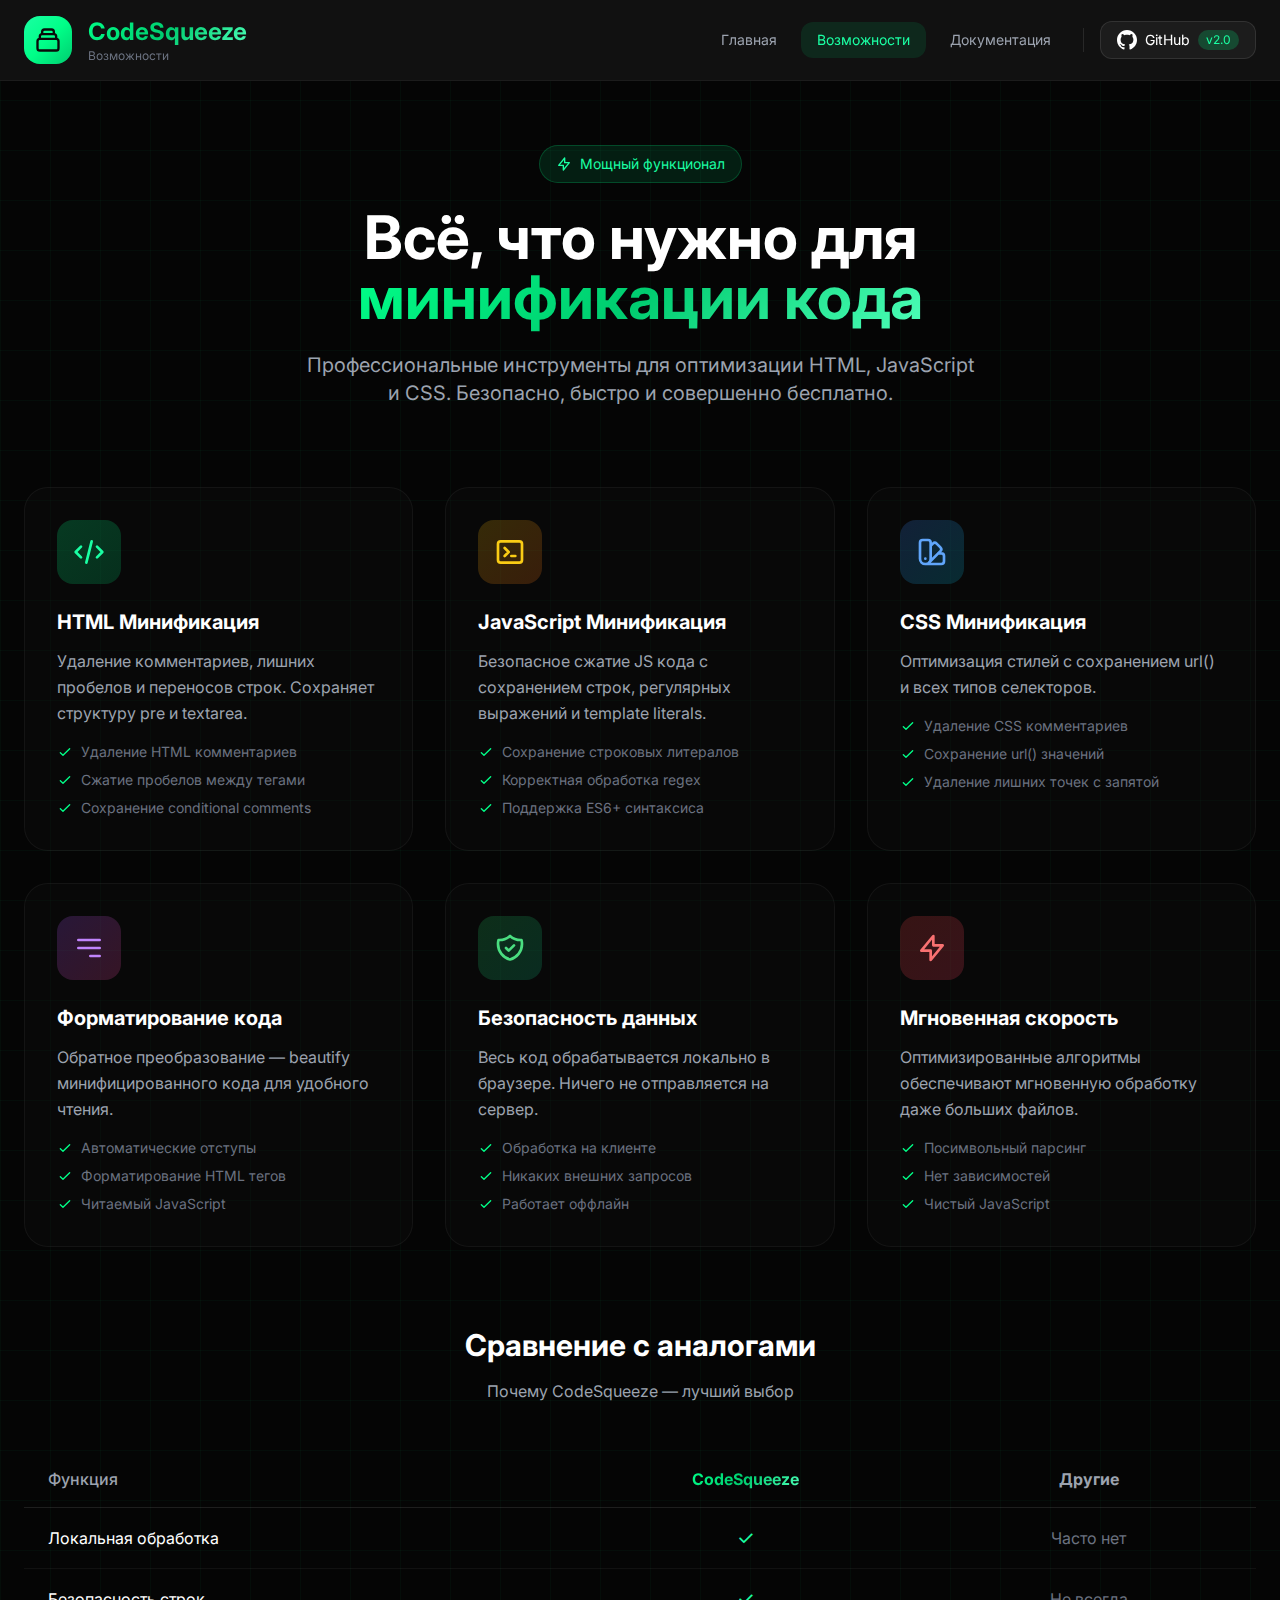
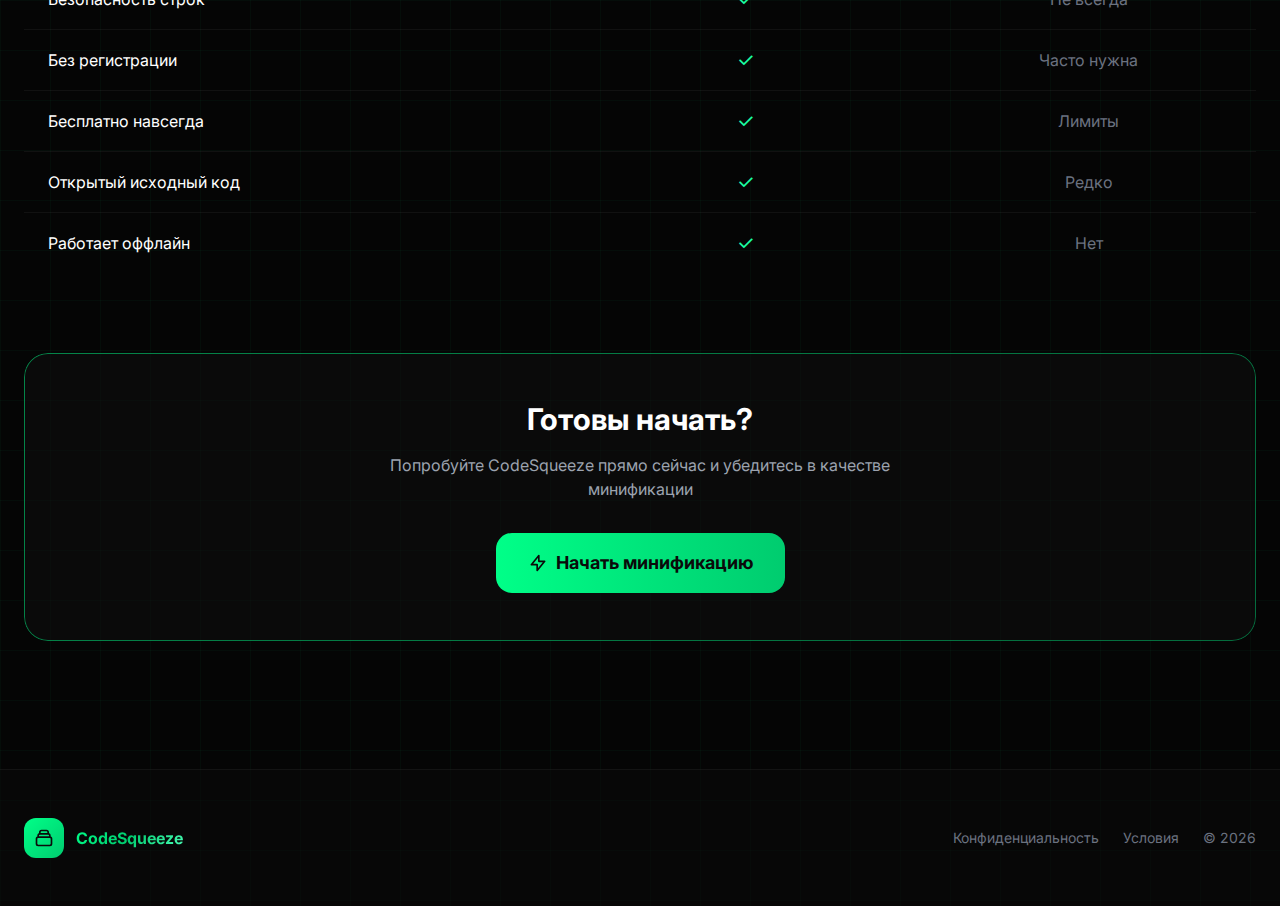
<file: features.html>
<!DOCTYPE html>
<html lang="ru">
<head>
    <meta charset="UTF-8">
    <meta name="viewport" content="width=device-width, initial-scale=1.0">
    <title>Возможности — CodeSqueeze</title>
    <script src="js/tailwind.standalone.js"></script>
	<script src="js/tailwind-config.js"></script>
    <link href="https://fonts.googleapis.com/css2?family=Inter:wght@400;500;600;700;800&family=JetBrains+Mono:wght@400;500&display=swap" rel="stylesheet">
    <style>
        * { scrollbar-width: thin; scrollbar-color: #00ff88 #141414; }
        body { font-family: 'Inter', sans-serif; }
        .mono { font-family: 'JetBrains Mono', monospace; }
        .glass { background: rgba(20, 20, 20, 0.8); backdrop-filter: blur(20px); }
        .text-gradient { background: linear-gradient(135deg, #00ff88, #00cc6f, #4dffb8); -webkit-background-clip: text; -webkit-text-fill-color: transparent; }
        .gradient-border { position: relative; }
        .gradient-border::before { content: ''; position: absolute; inset: 0; border-radius: inherit; padding: 1px; background: linear-gradient(135deg, #00ff88, #00cc6f); -webkit-mask: linear-gradient(#fff 0 0) content-box, linear-gradient(#fff 0 0); -webkit-mask-composite: xor; mask-composite: exclude; pointer-events: none; opacity: 0.5; }
        .bg-grid { background-image: linear-gradient(rgba(0, 255, 136, 0.03) 1px, transparent 1px), linear-gradient(90deg, rgba(0, 255, 136, 0.03) 1px, transparent 1px); background-size: 50px 50px; }
        @keyframes float { 0%, 100% { transform: translateY(0px); } 50% { transform: translateY(-10px); } }
        .float { animation: float 6s ease-in-out infinite; }
        .mobile-menu { max-height: 0; overflow: hidden; transition: max-height 0.3s ease-in-out; }
        .mobile-menu.active { max-height: 500px; }
    </style>
</head>
<body class="bg-dark-600 min-h-screen text-white bg-grid">

    <!-- Header -->
    <header class="glass border-b border-white/5 sticky top-0 z-50">
        <div class="max-w-7xl mx-auto px-6 py-4">
            <div class="flex items-center justify-between">
                <a href="index.html" class="flex items-center gap-4">
                    <div class="w-12 h-12 bg-gradient-to-br from-brand-400 via-brand-500 to-brand-600 rounded-2xl flex items-center justify-center">
                        <svg class="w-7 h-7 text-dark-500" fill="none" stroke="currentColor" viewBox="0 0 24 24">
                            <path stroke-linecap="round" stroke-linejoin="round" stroke-width="2" d="M19 11H5m14 0a2 2 0 012 2v6a2 2 0 01-2 2H5a2 2 0 01-2-2v-6a2 2 0 012-2m14 0V9a2 2 0 00-2-2M5 11V9a2 2 0 012-2m0 0V5a2 2 0 012-2h6a2 2 0 012 2v2M7 7h10"/>
                        </svg>
                    </div>
                    <div>
                        <h1 class="text-2xl font-bold text-gradient">CodeSqueeze</h1>
                        <p class="text-xs text-gray-500">Возможности</p>
                    </div>
                </a>
                
                <nav class="hidden md:flex items-center gap-2">
                    <a href="index.html" class="px-4 py-2 text-sm text-gray-400 hover:text-white hover:bg-white/5 rounded-xl transition-all">Главная</a>
                    <a href="features.html" class="px-4 py-2 text-sm text-brand-400 bg-brand-500/10 rounded-xl">Возможности</a>
                    <a href="docs.html" class="px-4 py-2 text-sm text-gray-400 hover:text-white hover:bg-white/5 rounded-xl transition-all">Документация</a>
					<div class="w-px h-6 bg-white/10 mx-2"></div>
                    <a href="https://github.com/Rianvy/CodeSqueeze" target="_blank" 
                       class="flex items-center gap-2 px-4 py-2 bg-white/5 hover:bg-white/10 border border-white/10 rounded-xl transition-all text-sm">
                        <svg class="w-5 h-5" fill="currentColor" viewBox="0 0 24 24"><path d="M12 0c-6.626 0-12 5.373-12 12 0 5.302 3.438 9.8 8.207 11.387.599.111.793-.261.793-.577v-2.234c-3.338.726-4.033-1.416-4.033-1.416-.546-1.387-1.333-1.756-1.333-1.756-1.089-.745.083-.729.083-.729 1.205.084 1.839 1.237 1.839 1.237 1.07 1.834 2.807 1.304 3.492.997.107-.775.418-1.305.762-1.604-2.665-.305-5.467-1.334-5.467-5.931 0-1.311.469-2.381 1.236-3.221-.124-.303-.535-1.524.117-3.176 0 0 1.008-.322 3.301 1.23.957-.266 1.983-.399 3.003-.404 1.02.005 2.047.138 3.006.404 2.291-1.552 3.297-1.23 3.297-1.23.653 1.653.242 2.874.118 3.176.77.84 1.235 1.911 1.235 3.221 0 4.609-2.807 5.624-5.479 5.921.43.372.823 1.102.823 2.222v3.293c0 .319.192.694.801.576 4.765-1.589 8.199-6.086 8.199-11.386 0-6.627-5.373-12-12-12z"/></svg>
                        <span>GitHub</span>
                        <span class="px-2 py-0.5 bg-brand-500/20 text-brand-400 text-xs rounded-full">v2.0</span>
                    </a>
                </nav>
                
                <button id="mobileMenuBtn" class="md:hidden p-2 hover:bg-white/5 rounded-xl transition-all">
                    <svg id="menuIcon" class="w-6 h-6" fill="none" stroke="currentColor" viewBox="0 0 24 24">
                        <path stroke-linecap="round" stroke-linejoin="round" stroke-width="2" d="M4 6h16M4 12h16M4 18h16"/>
                    </svg>
                    <svg id="closeIcon" class="w-6 h-6 hidden" fill="none" stroke="currentColor" viewBox="0 0 24 24">
                        <path stroke-linecap="round" stroke-linejoin="round" stroke-width="2" d="M6 18L18 6M6 6l12 12"/>
                    </svg>
                </button>
            </div>
            
            <nav id="mobileMenu" class="mobile-menu md:hidden">
                <div class="py-4 space-y-2 border-t border-white/5 mt-4">
                    <a href="index.html" class="block px-4 py-3 text-sm text-gray-400 hover:text-white hover:bg-white/5 rounded-xl">🏠 Главная</a>
                    <a href="features.html" class="block px-4 py-3 text-sm text-brand-400 bg-brand-500/10 rounded-xl">🎯 Возможности</a>
                    <a href="docs.html" class="block px-4 py-3 text-sm text-gray-400 hover:text-white hover:bg-white/5 rounded-xl">📚 Документация</a>
					<a href="https://github.com/Rianvy/CodeSqueeze" target="_blank" 
                       class="flex items-center gap-2 px-4 py-3 bg-white/5 border border-white/10 rounded-xl transition-all text-sm">
                        <svg class="w-5 h-5" fill="currentColor" viewBox="0 0 24 24"><path d="M12 0c-6.626 0-12 5.373-12 12 0 5.302 3.438 9.8 8.207 11.387.599.111.793-.261.793-.577v-2.234c-3.338.726-4.033-1.416-4.033-1.416-.546-1.387-1.333-1.756-1.333-1.756-1.089-.745.083-.729.083-.729 1.205.084 1.839 1.237 1.839 1.237 1.07 1.834 2.807 1.304 3.492.997.107-.775.418-1.305.762-1.604-2.665-.305-5.467-1.334-5.467-5.931 0-1.311.469-2.381 1.236-3.221-.124-.303-.535-1.524.117-3.176 0 0 1.008-.322 3.301 1.23.957-.266 1.983-.399 3.003-.404 1.02.005 2.047.138 3.006.404 2.291-1.552 3.297-1.23 3.297-1.23.653 1.653.242 2.874.118 3.176.77.84 1.235 1.911 1.235 3.221 0 4.609-2.807 5.624-5.479 5.921.43.372.823 1.102.823 2.222v3.293c0 .319.192.694.801.576 4.765-1.589 8.199-6.086 8.199-11.386 0-6.627-5.373-12-12-12z"/></svg>
                        <span>GitHub Repository</span>
                        <span class="ml-auto px-2 py-0.5 bg-brand-500/20 text-brand-400 text-xs rounded-full">v2.0</span>
                    </a>
                </div>
            </nav>
        </div>
    </header>

    <main class="max-w-7xl mx-auto px-6 py-16">
        
        <!-- Hero -->
        <div class="text-center mb-20">
            <div class="inline-flex items-center gap-2 px-4 py-2 bg-brand-500/10 border border-brand-500/20 rounded-full text-brand-400 text-sm mb-6">
                <svg class="w-4 h-4" fill="none" stroke="currentColor" viewBox="0 0 24 24">
                    <path stroke-linecap="round" stroke-linejoin="round" stroke-width="2" d="M13 10V3L4 14h7v7l9-11h-7z"/>
                </svg>
                Мощный функционал
            </div>
            <h1 class="text-4xl md:text-6xl font-bold mb-6">
                Всё, что нужно для<br>
                <span class="text-gradient">минификации кода</span>
            </h1>
            <p class="text-xl text-gray-400 max-w-2xl mx-auto">
                Профессиональные инструменты для оптимизации HTML, JavaScript и CSS. 
                Безопасно, быстро и совершенно бесплатно.
            </p>
        </div>

        <!-- Features Grid -->
        <div class="grid md:grid-cols-2 lg:grid-cols-3 gap-8 mb-20">
            
            <!-- Feature 1 -->
            <div class="group p-8 rounded-3xl bg-dark-400/30 border border-white/5 hover:border-brand-500/30 transition-all duration-300">
                <div class="w-16 h-16 bg-gradient-to-br from-brand-500/20 to-brand-600/20 rounded-2xl flex items-center justify-center mb-6 group-hover:scale-110 transition-transform">
                    <svg class="w-8 h-8 text-brand-400" fill="none" stroke="currentColor" viewBox="0 0 24 24">
                        <path stroke-linecap="round" stroke-linejoin="round" stroke-width="2" d="M10 20l4-16m4 4l4 4-4 4M6 16l-4-4 4-4"/>
                    </svg>
                </div>
                <h3 class="text-xl font-bold mb-3">HTML Минификация</h3>
                <p class="text-gray-400 leading-relaxed mb-4">
                    Удаление комментариев, лишних пробелов и переносов строк. Сохраняет структуру pre и textarea.
                </p>
                <ul class="space-y-2 text-sm text-gray-500">
                    <li class="flex items-center gap-2">
                        <svg class="w-4 h-4 text-brand-500" fill="none" stroke="currentColor" viewBox="0 0 24 24"><path stroke-linecap="round" stroke-linejoin="round" stroke-width="2" d="M5 13l4 4L19 7"/></svg>
                        Удаление HTML комментариев
                    </li>
                    <li class="flex items-center gap-2">
                        <svg class="w-4 h-4 text-brand-500" fill="none" stroke="currentColor" viewBox="0 0 24 24"><path stroke-linecap="round" stroke-linejoin="round" stroke-width="2" d="M5 13l4 4L19 7"/></svg>
                        Сжатие пробелов между тегами
                    </li>
                    <li class="flex items-center gap-2">
                        <svg class="w-4 h-4 text-brand-500" fill="none" stroke="currentColor" viewBox="0 0 24 24"><path stroke-linecap="round" stroke-linejoin="round" stroke-width="2" d="M5 13l4 4L19 7"/></svg>
                        Сохранение conditional comments
                    </li>
                </ul>
            </div>

            <!-- Feature 2 -->
            <div class="group p-8 rounded-3xl bg-dark-400/30 border border-white/5 hover:border-brand-500/30 transition-all duration-300">
                <div class="w-16 h-16 bg-gradient-to-br from-yellow-500/20 to-orange-500/20 rounded-2xl flex items-center justify-center mb-6 group-hover:scale-110 transition-transform">
                    <svg class="w-8 h-8 text-yellow-400" fill="none" stroke="currentColor" viewBox="0 0 24 24">
                        <path stroke-linecap="round" stroke-linejoin="round" stroke-width="2" d="M8 9l3 3-3 3m5 0h3M5 20h14a2 2 0 002-2V6a2 2 0 00-2-2H5a2 2 0 00-2 2v12a2 2 0 002 2z"/>
                    </svg>
                </div>
                <h3 class="text-xl font-bold mb-3">JavaScript Минификация</h3>
                <p class="text-gray-400 leading-relaxed mb-4">
                    Безопасное сжатие JS кода с сохранением строк, регулярных выражений и template literals.
                </p>
                <ul class="space-y-2 text-sm text-gray-500">
                    <li class="flex items-center gap-2">
                        <svg class="w-4 h-4 text-brand-500" fill="none" stroke="currentColor" viewBox="0 0 24 24"><path stroke-linecap="round" stroke-linejoin="round" stroke-width="2" d="M5 13l4 4L19 7"/></svg>
                        Сохранение строковых литералов
                    </li>
                    <li class="flex items-center gap-2">
                        <svg class="w-4 h-4 text-brand-500" fill="none" stroke="currentColor" viewBox="0 0 24 24"><path stroke-linecap="round" stroke-linejoin="round" stroke-width="2" d="M5 13l4 4L19 7"/></svg>
                        Корректная обработка regex
                    </li>
                    <li class="flex items-center gap-2">
                        <svg class="w-4 h-4 text-brand-500" fill="none" stroke="currentColor" viewBox="0 0 24 24"><path stroke-linecap="round" stroke-linejoin="round" stroke-width="2" d="M5 13l4 4L19 7"/></svg>
                        Поддержка ES6+ синтаксиса
                    </li>
                </ul>
            </div>

            <!-- Feature 3 -->
            <div class="group p-8 rounded-3xl bg-dark-400/30 border border-white/5 hover:border-brand-500/30 transition-all duration-300">
                <div class="w-16 h-16 bg-gradient-to-br from-blue-500/20 to-cyan-500/20 rounded-2xl flex items-center justify-center mb-6 group-hover:scale-110 transition-transform">
                    <svg class="w-8 h-8 text-blue-400" fill="none" stroke="currentColor" viewBox="0 0 24 24">
                        <path stroke-linecap="round" stroke-linejoin="round" stroke-width="2" d="M7 21a4 4 0 01-4-4V5a2 2 0 012-2h4a2 2 0 012 2v12a4 4 0 01-4 4zm0 0h12a2 2 0 002-2v-4a2 2 0 00-2-2h-2.343M11 7.343l1.657-1.657a2 2 0 012.828 0l2.829 2.829a2 2 0 010 2.828l-8.486 8.485M7 17h.01"/>
                    </svg>
                </div>
                <h3 class="text-xl font-bold mb-3">CSS Минификация</h3>
                <p class="text-gray-400 leading-relaxed mb-4">
                    Оптимизация стилей с сохранением url() и всех типов селекторов.
                </p>
                <ul class="space-y-2 text-sm text-gray-500">
                    <li class="flex items-center gap-2">
                        <svg class="w-4 h-4 text-brand-500" fill="none" stroke="currentColor" viewBox="0 0 24 24"><path stroke-linecap="round" stroke-linejoin="round" stroke-width="2" d="M5 13l4 4L19 7"/></svg>
                        Удаление CSS комментариев
                    </li>
                    <li class="flex items-center gap-2">
                        <svg class="w-4 h-4 text-brand-500" fill="none" stroke="currentColor" viewBox="0 0 24 24"><path stroke-linecap="round" stroke-linejoin="round" stroke-width="2" d="M5 13l4 4L19 7"/></svg>
                        Сохранение url() значений
                    </li>
                    <li class="flex items-center gap-2">
                        <svg class="w-4 h-4 text-brand-500" fill="none" stroke="currentColor" viewBox="0 0 24 24"><path stroke-linecap="round" stroke-linejoin="round" stroke-width="2" d="M5 13l4 4L19 7"/></svg>
                        Удаление лишних точек с запятой
                    </li>
                </ul>
            </div>

            <!-- Feature 4 -->
            <div class="group p-8 rounded-3xl bg-dark-400/30 border border-white/5 hover:border-brand-500/30 transition-all duration-300">
                <div class="w-16 h-16 bg-gradient-to-br from-purple-500/20 to-pink-500/20 rounded-2xl flex items-center justify-center mb-6 group-hover:scale-110 transition-transform">
                    <svg class="w-8 h-8 text-purple-400" fill="none" stroke="currentColor" viewBox="0 0 24 24">
                        <path stroke-linecap="round" stroke-linejoin="round" stroke-width="2" d="M4 6h16M4 12h16m-7 6h7"/>
                    </svg>
                </div>
                <h3 class="text-xl font-bold mb-3">Форматирование кода</h3>
                <p class="text-gray-400 leading-relaxed mb-4">
                    Обратное преобразование — beautify минифицированного кода для удобного чтения.
                </p>
                <ul class="space-y-2 text-sm text-gray-500">
                    <li class="flex items-center gap-2">
                        <svg class="w-4 h-4 text-brand-500" fill="none" stroke="currentColor" viewBox="0 0 24 24"><path stroke-linecap="round" stroke-linejoin="round" stroke-width="2" d="M5 13l4 4L19 7"/></svg>
                        Автоматические отступы
                    </li>
                    <li class="flex items-center gap-2">
                        <svg class="w-4 h-4 text-brand-500" fill="none" stroke="currentColor" viewBox="0 0 24 24"><path stroke-linecap="round" stroke-linejoin="round" stroke-width="2" d="M5 13l4 4L19 7"/></svg>
                        Форматирование HTML тегов
                    </li>
                    <li class="flex items-center gap-2">
                        <svg class="w-4 h-4 text-brand-500" fill="none" stroke="currentColor" viewBox="0 0 24 24"><path stroke-linecap="round" stroke-linejoin="round" stroke-width="2" d="M5 13l4 4L19 7"/></svg>
                        Читаемый JavaScript
                    </li>
                </ul>
            </div>

            <!-- Feature 5 -->
            <div class="group p-8 rounded-3xl bg-dark-400/30 border border-white/5 hover:border-brand-500/30 transition-all duration-300">
                <div class="w-16 h-16 bg-gradient-to-br from-green-500/20 to-emerald-500/20 rounded-2xl flex items-center justify-center mb-6 group-hover:scale-110 transition-transform">
                    <svg class="w-8 h-8 text-green-400" fill="none" stroke="currentColor" viewBox="0 0 24 24">
                        <path stroke-linecap="round" stroke-linejoin="round" stroke-width="2" d="M9 12l2 2 4-4m5.618-4.016A11.955 11.955 0 0112 2.944a11.955 11.955 0 01-8.618 3.04A12.02 12.02 0 003 9c0 5.591 3.824 10.29 9 11.622 5.176-1.332 9-6.03 9-11.622 0-1.042-.133-2.052-.382-3.016z"/>
                    </svg>
                </div>
                <h3 class="text-xl font-bold mb-3">Безопасность данных</h3>
                <p class="text-gray-400 leading-relaxed mb-4">
                    Весь код обрабатывается локально в браузере. Ничего не отправляется на сервер.
                </p>
                <ul class="space-y-2 text-sm text-gray-500">
                    <li class="flex items-center gap-2">
                        <svg class="w-4 h-4 text-brand-500" fill="none" stroke="currentColor" viewBox="0 0 24 24"><path stroke-linecap="round" stroke-linejoin="round" stroke-width="2" d="M5 13l4 4L19 7"/></svg>
                        Обработка на клиенте
                    </li>
                    <li class="flex items-center gap-2">
                        <svg class="w-4 h-4 text-brand-500" fill="none" stroke="currentColor" viewBox="0 0 24 24"><path stroke-linecap="round" stroke-linejoin="round" stroke-width="2" d="M5 13l4 4L19 7"/></svg>
                        Никаких внешних запросов
                    </li>
                    <li class="flex items-center gap-2">
                        <svg class="w-4 h-4 text-brand-500" fill="none" stroke="currentColor" viewBox="0 0 24 24"><path stroke-linecap="round" stroke-linejoin="round" stroke-width="2" d="M5 13l4 4L19 7"/></svg>
                        Работает оффлайн
                    </li>
                </ul>
            </div>

            <!-- Feature 6 -->
            <div class="group p-8 rounded-3xl bg-dark-400/30 border border-white/5 hover:border-brand-500/30 transition-all duration-300">
                <div class="w-16 h-16 bg-gradient-to-br from-red-500/20 to-rose-500/20 rounded-2xl flex items-center justify-center mb-6 group-hover:scale-110 transition-transform">
                    <svg class="w-8 h-8 text-red-400" fill="none" stroke="currentColor" viewBox="0 0 24 24">
                        <path stroke-linecap="round" stroke-linejoin="round" stroke-width="2" d="M13 10V3L4 14h7v7l9-11h-7z"/>
                    </svg>
                </div>
                <h3 class="text-xl font-bold mb-3">Мгновенная скорость</h3>
                <p class="text-gray-400 leading-relaxed mb-4">
                    Оптимизированные алгоритмы обеспечивают мгновенную обработку даже больших файлов.
                </p>
                <ul class="space-y-2 text-sm text-gray-500">
                    <li class="flex items-center gap-2">
                        <svg class="w-4 h-4 text-brand-500" fill="none" stroke="currentColor" viewBox="0 0 24 24"><path stroke-linecap="round" stroke-linejoin="round" stroke-width="2" d="M5 13l4 4L19 7"/></svg>
                        Посимвольный парсинг
                    </li>
                    <li class="flex items-center gap-2">
                        <svg class="w-4 h-4 text-brand-500" fill="none" stroke="currentColor" viewBox="0 0 24 24"><path stroke-linecap="round" stroke-linejoin="round" stroke-width="2" d="M5 13l4 4L19 7"/></svg>
                        Нет зависимостей
                    </li>
                    <li class="flex items-center gap-2">
                        <svg class="w-4 h-4 text-brand-500" fill="none" stroke="currentColor" viewBox="0 0 24 24"><path stroke-linecap="round" stroke-linejoin="round" stroke-width="2" d="M5 13l4 4L19 7"/></svg>
                        Чистый JavaScript
                    </li>
                </ul>
            </div>
        </div>

        <!-- Comparison Table -->
        <div class="mb-20">
            <div class="text-center mb-12">
                <h2 class="text-3xl font-bold mb-4">Сравнение с аналогами</h2>
                <p class="text-gray-400">Почему CodeSqueeze — лучший выбор</p>
            </div>
            
            <div class="overflow-x-auto">
                <table class="w-full">
                    <thead>
                        <tr class="border-b border-white/10">
                            <th class="text-left py-4 px-6 text-gray-400 font-medium">Функция</th>
                            <th class="py-4 px-6 text-center">
                                <span class="text-gradient font-bold">CodeSqueeze</span>
                            </th>
                            <th class="py-4 px-6 text-center text-gray-400">Другие</th>
                        </tr>
                    </thead>
                    <tbody class="divide-y divide-white/5">
                        <tr class="hover:bg-white/5 transition-colors">
                            <td class="py-4 px-6">Локальная обработка</td>
                            <td class="py-4 px-6 text-center"><span class="text-brand-400 text-xl">✓</span></td>
                            <td class="py-4 px-6 text-center"><span class="text-gray-500">Часто нет</span></td>
                        </tr>
                        <tr class="hover:bg-white/5 transition-colors">
                            <td class="py-4 px-6">Безопасность строк</td>
                            <td class="py-4 px-6 text-center"><span class="text-brand-400 text-xl">✓</span></td>
                            <td class="py-4 px-6 text-center"><span class="text-gray-500">Не всегда</span></td>
                        </tr>
                        <tr class="hover:bg-white/5 transition-colors">
                            <td class="py-4 px-6">Без регистрации</td>
                            <td class="py-4 px-6 text-center"><span class="text-brand-400 text-xl">✓</span></td>
                            <td class="py-4 px-6 text-center"><span class="text-gray-500">Часто нужна</span></td>
                        </tr>
                        <tr class="hover:bg-white/5 transition-colors">
                            <td class="py-4 px-6">Бесплатно навсегда</td>
                            <td class="py-4 px-6 text-center"><span class="text-brand-400 text-xl">✓</span></td>
                            <td class="py-4 px-6 text-center"><span class="text-gray-500">Лимиты</span></td>
                        </tr>
                        <tr class="hover:bg-white/5 transition-colors">
                            <td class="py-4 px-6">Открытый исходный код</td>
                            <td class="py-4 px-6 text-center"><span class="text-brand-400 text-xl">✓</span></td>
                            <td class="py-4 px-6 text-center"><span class="text-gray-500">Редко</span></td>
                        </tr>
                        <tr class="hover:bg-white/5 transition-colors">
                            <td class="py-4 px-6">Работает оффлайн</td>
                            <td class="py-4 px-6 text-center"><span class="text-brand-400 text-xl">✓</span></td>
                            <td class="py-4 px-6 text-center"><span class="text-gray-500">Нет</span></td>
                        </tr>
                    </tbody>
                </table>
            </div>
        </div>

        <!-- CTA -->
        <div class="text-center gradient-border rounded-3xl p-12 bg-dark-400/50">
            <h2 class="text-3xl font-bold mb-4">Готовы начать?</h2>
            <p class="text-gray-400 mb-8 max-w-xl mx-auto">
                Попробуйте CodeSqueeze прямо сейчас и убедитесь в качестве минификации
            </p>
            <a href="index.html" class="inline-flex items-center gap-2 px-8 py-4 bg-gradient-to-r from-brand-500 to-brand-600 text-dark-500 rounded-2xl font-bold text-lg hover:shadow-lg hover:shadow-brand-500/25 transition-all">
                <svg class="w-5 h-5" fill="none" stroke="currentColor" viewBox="0 0 24 24">
                    <path stroke-linecap="round" stroke-linejoin="round" stroke-width="2" d="M13 10V3L4 14h7v7l9-11h-7z"/>
                </svg>
                Начать минификацию
            </a>
        </div>
    </main>

    <!-- Footer -->
    <footer class="border-t border-white/5 mt-16 bg-dark-500/50">
        <div class="max-w-7xl mx-auto px-6 py-12">
            <div class="flex flex-col md:flex-row items-center justify-between gap-6">
                <div class="flex items-center gap-3">
                    <div class="w-10 h-10 bg-gradient-to-br from-brand-500 to-brand-600 rounded-xl flex items-center justify-center">
                        <svg class="w-5 h-5 text-dark-500" fill="none" stroke="currentColor" viewBox="0 0 24 24">
                            <path stroke-linecap="round" stroke-linejoin="round" stroke-width="2" d="M19 11H5m14 0a2 2 0 012 2v6a2 2 0 01-2 2H5a2 2 0 01-2-2v-6a2 2 0 012-2m14 0V9a2 2 0 00-2-2M5 11V9a2 2 0 012-2m0 0V5a2 2 0 012-2h6a2 2 0 012 2v2M7 7h10"/>
                        </svg>
                    </div>
                    <span class="text-gradient font-bold">CodeSqueeze</span>
                </div>
                <div class="flex items-center gap-6 text-sm text-gray-500">
                    <a href="privacy.html" class="hover:text-brand-400 transition-colors">Конфиденциальность</a>
                    <a href="terms.html" class="hover:text-brand-400 transition-colors">Условия</a>
                    <span>© 2026</span>
                </div>
            </div>
        </div>
    </footer>

    <script>
        document.getElementById('mobileMenuBtn').addEventListener('click', function() {
            document.getElementById('mobileMenu').classList.toggle('active');
            document.getElementById('menuIcon').classList.toggle('hidden');
            document.getElementById('closeIcon').classList.toggle('hidden');
        });
    </script>
</body>
</html>
</file>
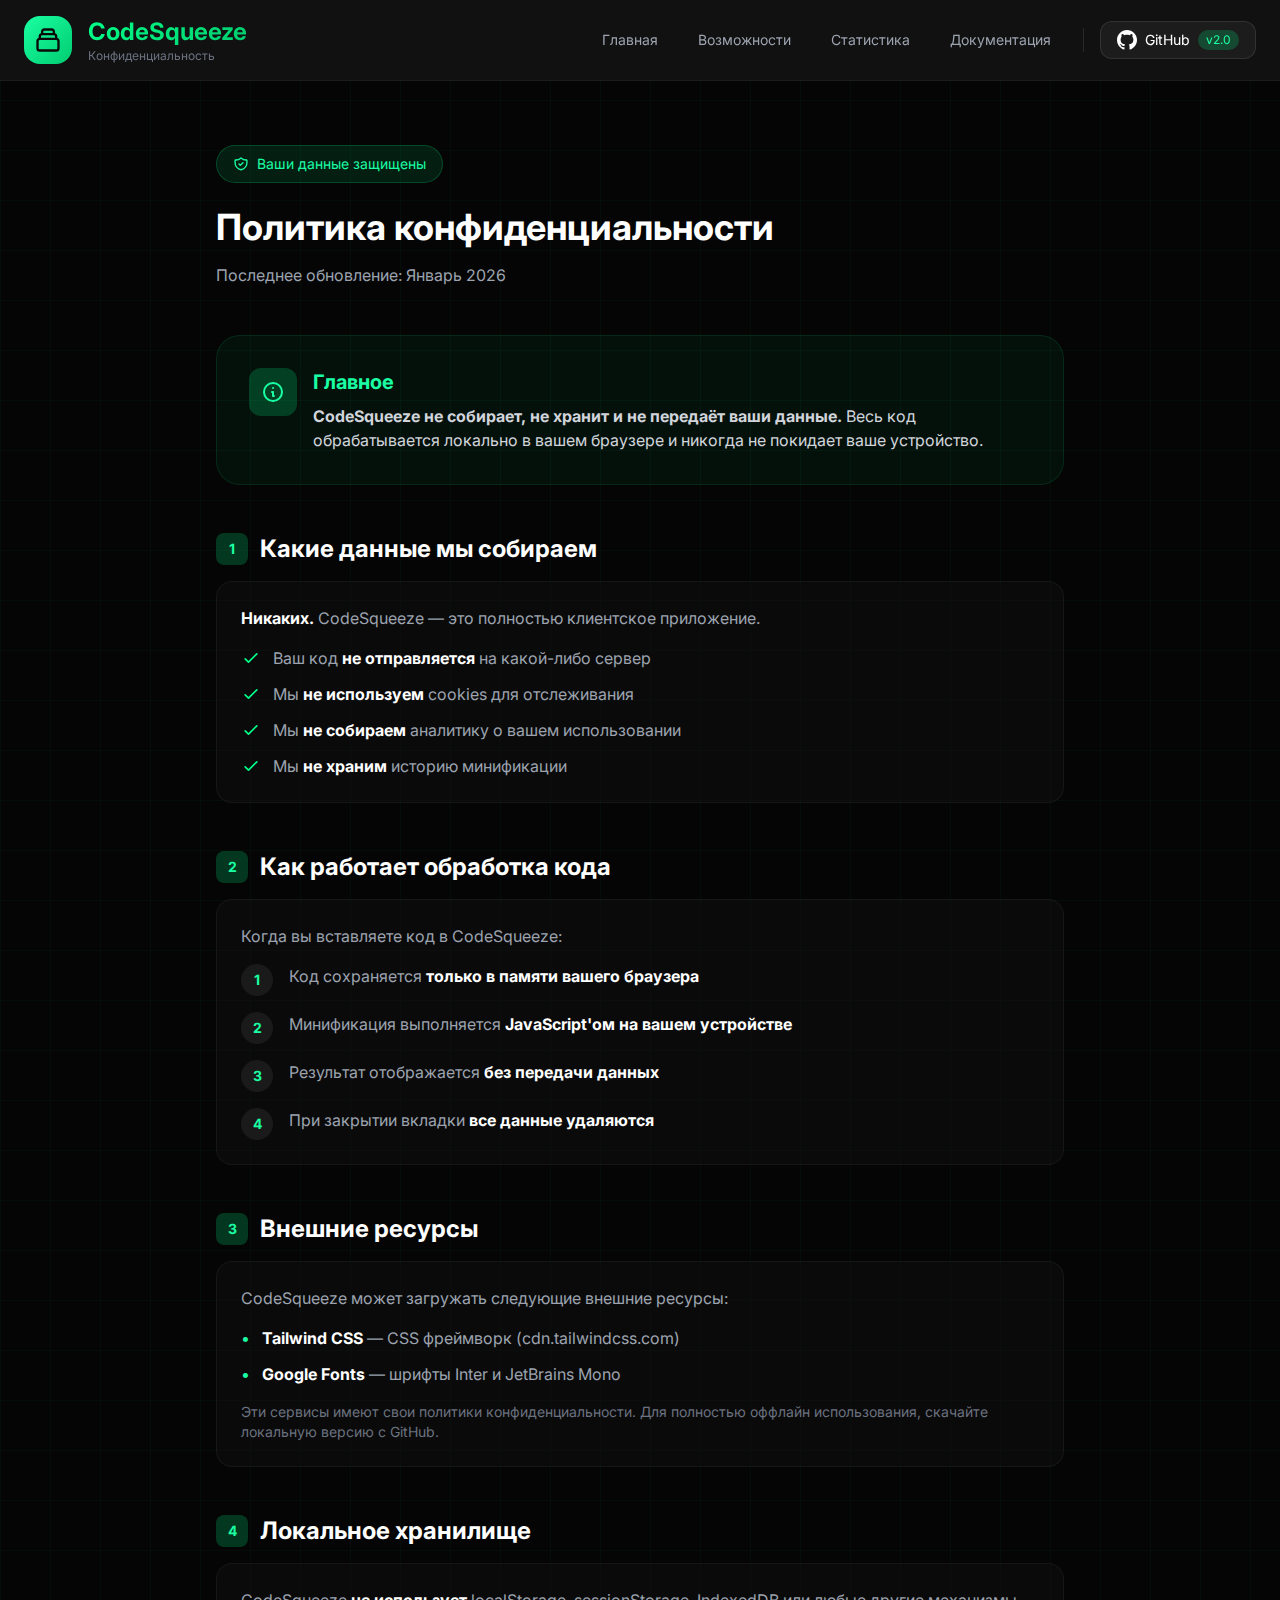
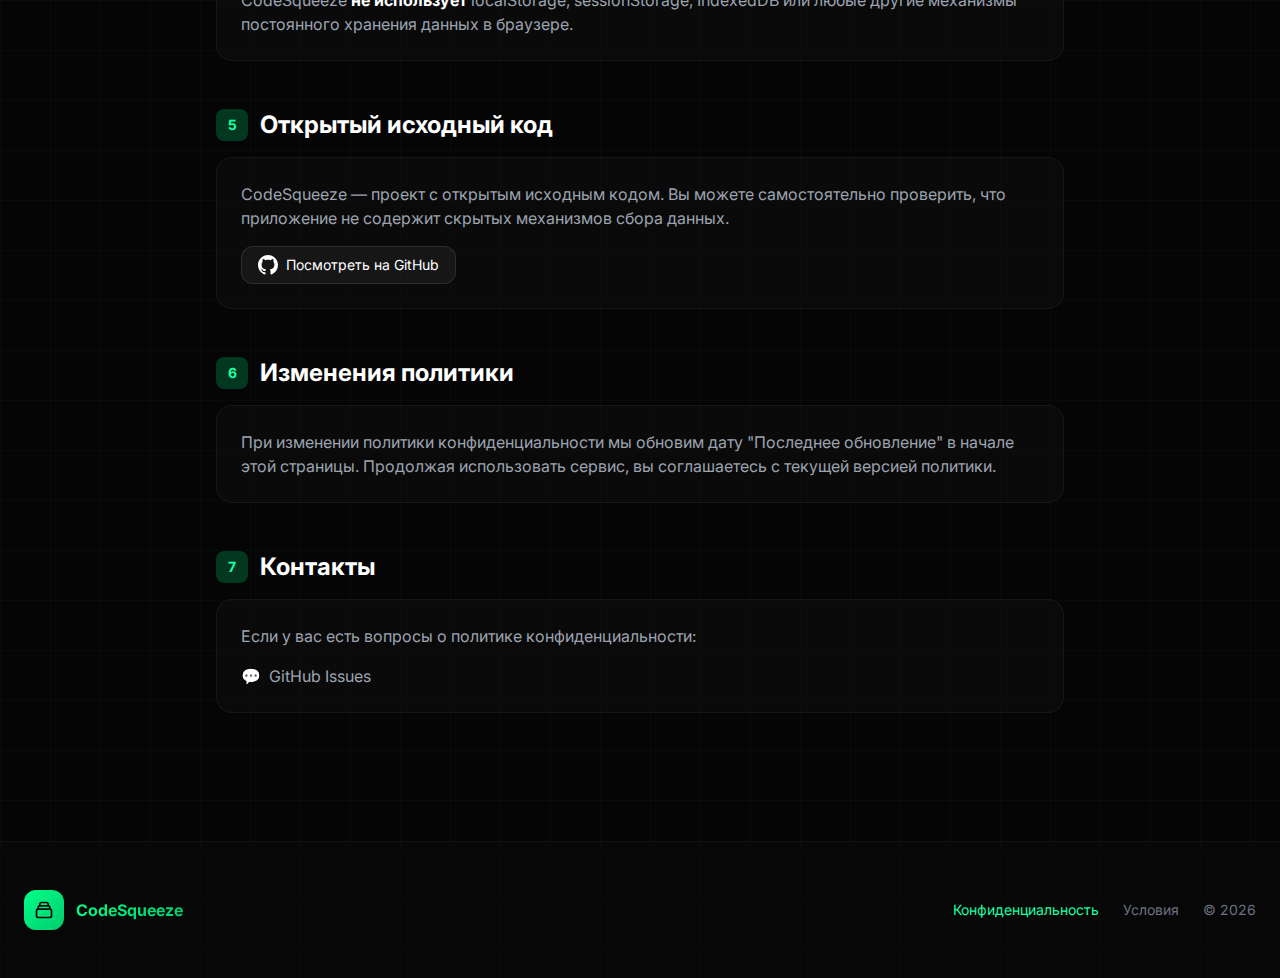
<file: privacy.html>
<!DOCTYPE html>
<html lang="ru">
<head>
    <meta charset="UTF-8">
    <meta name="viewport" content="width=device-width, initial-scale=1.0">
    <title>Политика конфиденциальности — CodeSqueeze</title>
    <script src="js/tailwind.standalone.js"></script>
    <script src="js/tailwind-config.js"></script>
    <link href="https://fonts.googleapis.com/css2?family=Inter:wght@400;500;600;700&display=swap" rel="stylesheet">
    <style>
        body { font-family: 'Inter', sans-serif; }
        .glass { background: rgba(20, 20, 20, 0.8); backdrop-filter: blur(20px); }
        .text-gradient { background: linear-gradient(135deg, #00ff88, #00cc6f); -webkit-background-clip: text; -webkit-text-fill-color: transparent; background-clip: text; }
        .bg-grid { background-image: linear-gradient(rgba(0, 255, 136, 0.03) 1px, transparent 1px), linear-gradient(90deg, rgba(0, 255, 136, 0.03) 1px, transparent 1px); background-size: 50px 50px; }
        .mobile-menu { max-height: 0; overflow: hidden; transition: max-height 0.3s; }
        .mobile-menu.active { max-height: 500px; }
    </style>
</head>
<body class="bg-dark-600 min-h-screen text-white bg-grid">

    <!-- Header -->
    <header class="glass border-b border-white/5 sticky top-0 z-50">
        <div class="max-w-7xl mx-auto px-4 sm:px-6 py-3 sm:py-4">
            <div class="flex items-center justify-between">
                <a href="index.html" class="flex items-center gap-2 sm:gap-4">
                    <div class="w-10 h-10 sm:w-12 sm:h-12 bg-gradient-to-br from-brand-400 to-brand-600 rounded-xl sm:rounded-2xl flex items-center justify-center flex-shrink-0">
                        <svg class="w-5 h-5 sm:w-7 sm:h-7 text-dark-500" fill="none" stroke="currentColor" viewBox="0 0 24 24">
                            <path stroke-linecap="round" stroke-linejoin="round" stroke-width="2" d="M19 11H5m14 0a2 2 0 012 2v6a2 2 0 01-2 2H5a2 2 0 01-2-2v-6a2 2 0 012-2m14 0V9a2 2 0 00-2-2M5 11V9a2 2 0 012-2m0 0V5a2 2 0 012-2h6a2 2 0 012 2v2M7 7h10"/>
                        </svg>
                    </div>
                    <div class="min-w-0">
                        <h1 class="text-xl sm:text-2xl font-bold text-gradient truncate">CodeSqueeze</h1>
                        <p class="text-[10px] sm:text-xs text-gray-500">Конфиденциальность</p>
                    </div>
                </a>
                
                <!-- Desktop Navigation -->
                <nav class="hidden lg:flex items-center gap-2">
                    <a href="index.html" class="px-4 py-2 text-sm text-gray-400 hover:text-white hover:bg-white/5 rounded-xl transition-all">Главная</a>
                    <a href="features.html" class="px-4 py-2 text-sm text-gray-400 hover:text-white hover:bg-white/5 rounded-xl transition-all">Возможности</a>
                    <a href="stats.html" class="px-4 py-2 text-sm text-gray-400 hover:text-white hover:bg-white/5 rounded-xl transition-all">Статистика</a>
                    <a href="docs.html" class="px-4 py-2 text-sm text-gray-400 hover:text-white hover:bg-white/5 rounded-xl transition-all">Документация</a>
                    <div class="w-px h-6 bg-white/10 mx-2"></div>
                    <a href="https://github.com/Rianvy/CodeSqueeze" target="_blank" 
                       class="flex items-center gap-2 px-4 py-2 bg-white/5 hover:bg-white/10 border border-white/10 rounded-xl transition-all text-sm">
                        <svg class="w-5 h-5" fill="currentColor" viewBox="0 0 24 24"><path d="M12 0c-6.626 0-12 5.373-12 12 0 5.302 3.438 9.8 8.207 11.387.599.111.793-.261.793-.577v-2.234c-3.338.726-4.033-1.416-4.033-1.416-.546-1.387-1.333-1.756-1.333-1.756-1.089-.745.083-.729.083-.729 1.205.084 1.839 1.237 1.839 1.237 1.07 1.834 2.807 1.304 3.492.997.107-.775.418-1.305.762-1.604-2.665-.305-5.467-1.334-5.467-5.931 0-1.311.469-2.381 1.236-3.221-.124-.303-.535-1.524.117-3.176 0 0 1.008-.322 3.301 1.23.957-.266 1.983-.399 3.003-.404 1.02.005 2.047.138 3.006.404 2.291-1.552 3.297-1.23 3.297-1.23.653 1.653.242 2.874.118 3.176.77.84 1.235 1.911 1.235 3.221 0 4.609-2.807 5.624-5.479 5.921.43.372.823 1.102.823 2.222v3.293c0 .319.192.694.801.576 4.765-1.589 8.199-6.086 8.199-11.386 0-6.627-5.373-12-12-12z"/></svg>
                        <span>GitHub</span>
                        <span class="px-2 py-0.5 bg-brand-500/20 text-brand-400 text-xs rounded-full">v2.0</span>
                    </a>
                </nav>
                
                <!-- Mobile Menu Button -->
                <button id="mobileMenuBtn" class="lg:hidden p-2 hover:bg-white/5 rounded-xl">
                    <svg id="menuIcon" class="w-6 h-6" fill="none" stroke="currentColor" viewBox="0 0 24 24"><path stroke-linecap="round" stroke-linejoin="round" stroke-width="2" d="M4 6h16M4 12h16M4 18h16"/></svg>
                    <svg id="closeIcon" class="w-6 h-6 hidden" fill="none" stroke="currentColor" viewBox="0 0 24 24"><path stroke-linecap="round" stroke-linejoin="round" stroke-width="2" d="M6 18L18 6M6 6l12 12"/></svg>
                </button>
            </div>
            
            <!-- Mobile Navigation -->
            <nav id="mobileMenu" class="mobile-menu lg:hidden">
                <div class="py-4 space-y-2 border-t border-white/5 mt-4">
                    <a href="index.html" class="block px-4 py-3 text-sm text-gray-400 hover:bg-white/5 rounded-xl">🏠 Главная</a>
                    <a href="features.html" class="block px-4 py-3 text-sm text-gray-400 hover:bg-white/5 rounded-xl">🎯 Возможности</a>
                    <a href="stats.html" class="block px-4 py-3 text-sm text-gray-400 hover:bg-white/5 rounded-xl">📊 Статистика</a>
                    <a href="docs.html" class="block px-4 py-3 text-sm text-gray-400 hover:bg-white/5 rounded-xl">📚 Документация</a>
                    <a href="https://github.com/Rianvy/CodeSqueeze" target="_blank" 
                       class="flex items-center gap-2 px-4 py-3 bg-white/5 border border-white/10 rounded-xl transition-all text-sm">
                        <svg class="w-5 h-5" fill="currentColor" viewBox="0 0 24 24"><path d="M12 0c-6.626 0-12 5.373-12 12 0 5.302 3.438 9.8 8.207 11.387.599.111.793-.261.793-.577v-2.234c-3.338.726-4.033-1.416-4.033-1.416-.546-1.387-1.333-1.756-1.333-1.756-1.089-.745.083-.729.083-.729 1.205.084 1.839 1.237 1.839 1.237 1.07 1.834 2.807 1.304 3.492.997.107-.775.418-1.305.762-1.604-2.665-.305-5.467-1.334-5.467-5.931 0-1.311.469-2.381 1.236-3.221-.124-.303-.535-1.524.117-3.176 0 0 1.008-.322 3.301 1.23.957-.266 1.983-.399 3.003-.404 1.02.005 2.047.138 3.006.404 2.291-1.552 3.297-1.23 3.297-1.23.653 1.653.242 2.874.118 3.176.77.84 1.235 1.911 1.235 3.221 0 4.609-2.807 5.624-5.479 5.921.43.372.823 1.102.823 2.222v3.293c0 .319.192.694.801.576 4.765-1.589 8.199-6.086 8.199-11.386 0-6.627-5.373-12-12-12z"/></svg>
                        <span>GitHub Repository</span>
                        <span class="ml-auto px-2 py-0.5 bg-brand-500/20 text-brand-400 text-xs rounded-full">v2.0</span>
                    </a>
                </div>
            </nav>
        </div>
    </header>

    <main class="max-w-4xl mx-auto px-4 sm:px-6 py-8 sm:py-16">
        
        <!-- Header Section -->
        <div class="mb-8 sm:mb-12">
            <div class="inline-flex items-center gap-1.5 sm:gap-2 px-3 sm:px-4 py-1.5 sm:py-2 bg-brand-500/10 border border-brand-500/20 rounded-full text-brand-400 text-xs sm:text-sm mb-4 sm:mb-6">
                <svg class="w-3.5 h-3.5 sm:w-4 sm:h-4" fill="none" stroke="currentColor" viewBox="0 0 24 24">
                    <path stroke-linecap="round" stroke-linejoin="round" stroke-width="2" d="M9 12l2 2 4-4m5.618-4.016A11.955 11.955 0 0112 2.944a11.955 11.955 0 01-8.618 3.04A12.02 12.02 0 003 9c0 5.591 3.824 10.29 9 11.622 5.176-1.332 9-6.03 9-11.622 0-1.042-.133-2.052-.382-3.016z"/>
                </svg>
                Ваши данные защищены
            </div>
            <h1 class="text-2xl sm:text-3xl md:text-4xl font-bold mb-2 sm:mb-4">Политика конфиденциальности</h1>
            <p class="text-sm sm:text-base text-gray-400">Последнее обновление: Январь 2026</p>
        </div>

        <div class="space-y-8 sm:space-y-12">
            
            <!-- Intro -->
            <section class="p-4 sm:p-6 md:p-8 rounded-2xl sm:rounded-3xl bg-brand-500/5 border border-brand-500/10">
                <div class="flex gap-3 sm:gap-4">
                    <div class="w-10 h-10 sm:w-12 sm:h-12 bg-brand-500/20 rounded-lg sm:rounded-xl flex items-center justify-center flex-shrink-0">
                        <svg class="w-5 h-5 sm:w-6 sm:h-6 text-brand-400" fill="none" stroke="currentColor" viewBox="0 0 24 24">
                            <path stroke-linecap="round" stroke-linejoin="round" stroke-width="2" d="M13 16h-1v-4h-1m1-4h.01M21 12a9 9 0 11-18 0 9 9 0 0118 0z"/>
                        </svg>
                    </div>
                    <div class="min-w-0">
                        <h2 class="text-lg sm:text-xl font-bold text-brand-400 mb-1 sm:mb-2">Главное</h2>
                        <p class="text-sm sm:text-base text-gray-300 leading-relaxed">
                            <strong>CodeSqueeze не собирает, не хранит и не передаёт ваши данные.</strong> 
                            Весь код обрабатывается локально в вашем браузере и никогда не покидает ваше устройство.
                        </p>
                    </div>
                </div>
            </section>

            <!-- Section 1 -->
            <section>
                <h2 class="text-xl sm:text-2xl font-bold mb-3 sm:mb-4 flex items-center gap-2 sm:gap-3">
                    <span class="w-6 h-6 sm:w-8 sm:h-8 bg-brand-500/20 rounded-lg flex items-center justify-center text-brand-400 text-xs sm:text-sm flex-shrink-0">1</span>
                    Какие данные мы собираем
                </h2>
                <div class="p-4 sm:p-6 rounded-xl sm:rounded-2xl bg-dark-400/50 border border-white/5">
                    <p class="text-sm sm:text-base text-gray-400 mb-3 sm:mb-4">
                        <strong class="text-white">Никаких.</strong> CodeSqueeze — это полностью клиентское приложение.
                    </p>
                    <ul class="space-y-2 sm:space-y-3 text-gray-400 text-sm sm:text-base">
                        <li class="flex items-start gap-2 sm:gap-3">
                            <svg class="w-4 h-4 sm:w-5 sm:h-5 text-brand-500 flex-shrink-0 mt-0.5" fill="none" stroke="currentColor" viewBox="0 0 24 24"><path stroke-linecap="round" stroke-linejoin="round" stroke-width="2" d="M5 13l4 4L19 7"/></svg>
                            <span>Ваш код <strong class="text-white">не отправляется</strong> на какой-либо сервер</span>
                        </li>
                        <li class="flex items-start gap-2 sm:gap-3">
                            <svg class="w-4 h-4 sm:w-5 sm:h-5 text-brand-500 flex-shrink-0 mt-0.5" fill="none" stroke="currentColor" viewBox="0 0 24 24"><path stroke-linecap="round" stroke-linejoin="round" stroke-width="2" d="M5 13l4 4L19 7"/></svg>
                            <span>Мы <strong class="text-white">не используем</strong> cookies для отслеживания</span>
                        </li>
                        <li class="flex items-start gap-2 sm:gap-3">
                            <svg class="w-4 h-4 sm:w-5 sm:h-5 text-brand-500 flex-shrink-0 mt-0.5" fill="none" stroke="currentColor" viewBox="0 0 24 24"><path stroke-linecap="round" stroke-linejoin="round" stroke-width="2" d="M5 13l4 4L19 7"/></svg>
                            <span>Мы <strong class="text-white">не собираем</strong> аналитику о вашем использовании</span>
                        </li>
                        <li class="flex items-start gap-2 sm:gap-3">
                            <svg class="w-4 h-4 sm:w-5 sm:h-5 text-brand-500 flex-shrink-0 mt-0.5" fill="none" stroke="currentColor" viewBox="0 0 24 24"><path stroke-linecap="round" stroke-linejoin="round" stroke-width="2" d="M5 13l4 4L19 7"/></svg>
                            <span>Мы <strong class="text-white">не храним</strong> историю минификации</span>
                        </li>
                    </ul>
                </div>
            </section>

            <!-- Section 2 -->
            <section>
                <h2 class="text-xl sm:text-2xl font-bold mb-3 sm:mb-4 flex items-center gap-2 sm:gap-3">
                    <span class="w-6 h-6 sm:w-8 sm:h-8 bg-brand-500/20 rounded-lg flex items-center justify-center text-brand-400 text-xs sm:text-sm flex-shrink-0">2</span>
                    Как работает обработка кода
                </h2>
                <div class="p-4 sm:p-6 rounded-xl sm:rounded-2xl bg-dark-400/50 border border-white/5">
                    <p class="text-sm sm:text-base text-gray-400 mb-3 sm:mb-4">
                        Когда вы вставляете код в CodeSqueeze:
                    </p>
                    <ol class="space-y-3 sm:space-y-4 text-gray-400 text-sm sm:text-base">
                        <li class="flex gap-3 sm:gap-4">
                            <span class="w-6 h-6 sm:w-8 sm:h-8 bg-dark-200 rounded-full flex items-center justify-center text-brand-400 font-bold flex-shrink-0 text-xs sm:text-sm">1</span>
                            <span>Код сохраняется <strong class="text-white">только в памяти вашего браузера</strong></span>
                        </li>
                        <li class="flex gap-3 sm:gap-4">
                            <span class="w-6 h-6 sm:w-8 sm:h-8 bg-dark-200 rounded-full flex items-center justify-center text-brand-400 font-bold flex-shrink-0 text-xs sm:text-sm">2</span>
                            <span>Минификация выполняется <strong class="text-white">JavaScript'ом на вашем устройстве</strong></span>
                        </li>
                        <li class="flex gap-3 sm:gap-4">
                            <span class="w-6 h-6 sm:w-8 sm:h-8 bg-dark-200 rounded-full flex items-center justify-center text-brand-400 font-bold flex-shrink-0 text-xs sm:text-sm">3</span>
                            <span>Результат отображается <strong class="text-white">без передачи данных</strong></span>
                        </li>
                        <li class="flex gap-3 sm:gap-4">
                            <span class="w-6 h-6 sm:w-8 sm:h-8 bg-dark-200 rounded-full flex items-center justify-center text-brand-400 font-bold flex-shrink-0 text-xs sm:text-sm">4</span>
                            <span>При закрытии вкладки <strong class="text-white">все данные удаляются</strong></span>
                        </li>
                    </ol>
                </div>
            </section>

            <!-- Section 3 -->
            <section>
                <h2 class="text-xl sm:text-2xl font-bold mb-3 sm:mb-4 flex items-center gap-2 sm:gap-3">
                    <span class="w-6 h-6 sm:w-8 sm:h-8 bg-brand-500/20 rounded-lg flex items-center justify-center text-brand-400 text-xs sm:text-sm flex-shrink-0">3</span>
                    Внешние ресурсы
                </h2>
                <div class="p-4 sm:p-6 rounded-xl sm:rounded-2xl bg-dark-400/50 border border-white/5">
                    <p class="text-sm sm:text-base text-gray-400 mb-3 sm:mb-4">
                        CodeSqueeze может загружать следующие внешние ресурсы:
                    </p>
                    <ul class="space-y-2 sm:space-y-3 text-gray-400 text-sm sm:text-base">
                        <li class="flex items-start gap-2 sm:gap-3">
                            <span class="text-brand-400">•</span>
                            <span><strong class="text-white">Tailwind CSS</strong> — CSS фреймворк (cdn.tailwindcss.com)</span>
                        </li>
                        <li class="flex items-start gap-2 sm:gap-3">
                            <span class="text-brand-400">•</span>
                            <span><strong class="text-white">Google Fonts</strong> — шрифты Inter и JetBrains Mono</span>
                        </li>
                    </ul>
                    <p class="text-gray-500 text-xs sm:text-sm mt-3 sm:mt-4">
                        Эти сервисы имеют свои политики конфиденциальности. Для полностью оффлайн использования, 
                        скачайте локальную версию с GitHub.
                    </p>
                </div>
            </section>

            <!-- Section 4 -->
            <section>
                <h2 class="text-xl sm:text-2xl font-bold mb-3 sm:mb-4 flex items-center gap-2 sm:gap-3">
                    <span class="w-6 h-6 sm:w-8 sm:h-8 bg-brand-500/20 rounded-lg flex items-center justify-center text-brand-400 text-xs sm:text-sm flex-shrink-0">4</span>
                    Локальное хранилище
                </h2>
                <div class="p-4 sm:p-6 rounded-xl sm:rounded-2xl bg-dark-400/50 border border-white/5">
                    <p class="text-sm sm:text-base text-gray-400">
                        CodeSqueeze <strong class="text-white">не использует</strong> localStorage, sessionStorage, IndexedDB 
                        или любые другие механизмы постоянного хранения данных в браузере.
                    </p>
                </div>
            </section>

            <!-- Section 5 -->
            <section>
                <h2 class="text-xl sm:text-2xl font-bold mb-3 sm:mb-4 flex items-center gap-2 sm:gap-3">
                    <span class="w-6 h-6 sm:w-8 sm:h-8 bg-brand-500/20 rounded-lg flex items-center justify-center text-brand-400 text-xs sm:text-sm flex-shrink-0">5</span>
                    Открытый исходный код
                </h2>
                <div class="p-4 sm:p-6 rounded-xl sm:rounded-2xl bg-dark-400/50 border border-white/5">
                    <p class="text-sm sm:text-base text-gray-400 mb-3 sm:mb-4">
                        CodeSqueeze — проект с открытым исходным кодом. Вы можете самостоятельно проверить, 
                        что приложение не содержит скрытых механизмов сбора данных.
                    </p>
                    <a href="https://github.com/Rianvy/CodeSqueeze" target="_blank" 
                       class="inline-flex items-center gap-2 px-3 sm:px-4 py-2 bg-white/5 hover:bg-white/10 border border-white/10 rounded-lg sm:rounded-xl transition-all text-xs sm:text-sm">
                        <svg class="w-4 h-4 sm:w-5 sm:h-5" fill="currentColor" viewBox="0 0 24 24"><path d="M12 0c-6.626 0-12 5.373-12 12 0 5.302 3.438 9.8 8.207 11.387.599.111.793-.261.793-.577v-2.234c-3.338.726-4.033-1.416-4.033-1.416-.546-1.387-1.333-1.756-1.333-1.756-1.089-.745.083-.729.083-.729 1.205.084 1.839 1.237 1.839 1.237 1.07 1.834 2.807 1.304 3.492.997.107-.775.418-1.305.762-1.604-2.665-.305-5.467-1.334-5.467-5.931 0-1.311.469-2.381 1.236-3.221-.124-.303-.535-1.524.117-3.176 0 0 1.008-.322 3.301 1.23.957-.266 1.983-.399 3.003-.404 1.02.005 2.047.138 3.006.404 2.291-1.552 3.297-1.23 3.297-1.23.653 1.653.242 2.874.118 3.176.77.84 1.235 1.911 1.235 3.221 0 4.609-2.807 5.624-5.479 5.921.43.372.823 1.102.823 2.222v3.293c0 .319.192.694.801.576 4.765-1.589 8.199-6.086 8.199-11.386 0-6.627-5.373-12-12-12z"/></svg>
                        Посмотреть на GitHub
                    </a>
                </div>
            </section>

            <!-- Section 6 -->
            <section>
                <h2 class="text-xl sm:text-2xl font-bold mb-3 sm:mb-4 flex items-center gap-2 sm:gap-3">
                    <span class="w-6 h-6 sm:w-8 sm:h-8 bg-brand-500/20 rounded-lg flex items-center justify-center text-brand-400 text-xs sm:text-sm flex-shrink-0">6</span>
                    Изменения политики
                </h2>
                <div class="p-4 sm:p-6 rounded-xl sm:rounded-2xl bg-dark-400/50 border border-white/5">
                    <p class="text-sm sm:text-base text-gray-400">
                        При изменении политики конфиденциальности мы обновим дату "Последнее обновление" в начале этой страницы. 
                        Продолжая использовать сервис, вы соглашаетесь с текущей версией политики.
                    </p>
                </div>
            </section>

            <!-- Contact -->
            <section>
                <h2 class="text-xl sm:text-2xl font-bold mb-3 sm:mb-4 flex items-center gap-2 sm:gap-3">
                    <span class="w-6 h-6 sm:w-8 sm:h-8 bg-brand-500/20 rounded-lg flex items-center justify-center text-brand-400 text-xs sm:text-sm flex-shrink-0">7</span>
                    Контакты
                </h2>
                <div class="p-4 sm:p-6 rounded-xl sm:rounded-2xl bg-dark-400/50 border border-white/5">
                    <p class="text-sm sm:text-base text-gray-400 mb-3 sm:mb-4">
                        Если у вас есть вопросы о политике конфиденциальности:
                    </p>
                    <ul class="space-y-2 text-gray-400 text-sm sm:text-base">
                        <li class="flex items-center gap-2">
                            <span class="text-brand-400">💬</span>
                            <span>GitHub Issues</span>
                        </li>
                    </ul>
                </div>
            </section>

        </div>
    </main>

    <!-- Footer -->
    <footer class="border-t border-white/5 mt-12 sm:mt-16 bg-dark-500/50">
        <div class="max-w-7xl mx-auto px-4 sm:px-6 py-8 sm:py-12">
            <div class="flex flex-col sm:flex-row items-center justify-between gap-4 sm:gap-6">
                <div class="flex items-center gap-2 sm:gap-3">
                    <div class="w-8 h-8 sm:w-10 sm:h-10 bg-gradient-to-br from-brand-500 to-brand-600 rounded-lg sm:rounded-xl flex items-center justify-center">
                        <svg class="w-4 h-4 sm:w-5 sm:h-5 text-dark-500" fill="none" stroke="currentColor" viewBox="0 0 24 24">
                            <path stroke-linecap="round" stroke-linejoin="round" stroke-width="2" d="M19 11H5m14 0a2 2 0 012 2v6a2 2 0 01-2 2H5a2 2 0 01-2-2v-6a2 2 0 012-2m14 0V9a2 2 0 00-2-2M5 11V9a2 2 0 012-2m0 0V5a2 2 0 012-2h6a2 2 0 012 2v2M7 7h10"/>
                        </svg>
                    </div>
                    <span class="text-gradient font-bold text-sm sm:text-base">CodeSqueeze</span>
                </div>
                <div class="flex flex-wrap items-center justify-center gap-4 sm:gap-6 text-xs sm:text-sm text-gray-500">
                    <a href="privacy.html" class="text-brand-400">Конфиденциальность</a>
                    <a href="terms.html" class="hover:text-brand-400 transition-colors">Условия</a>
                    <span>© 2026</span>
                </div>
            </div>
        </div>
    </footer>

    <script>
        document.getElementById('mobileMenuBtn').addEventListener('click', function() {
            document.getElementById('mobileMenu').classList.toggle('active');
            document.getElementById('menuIcon').classList.toggle('hidden');
            document.getElementById('closeIcon').classList.toggle('hidden');
        });
    </script>
</body>
</html>
</file>
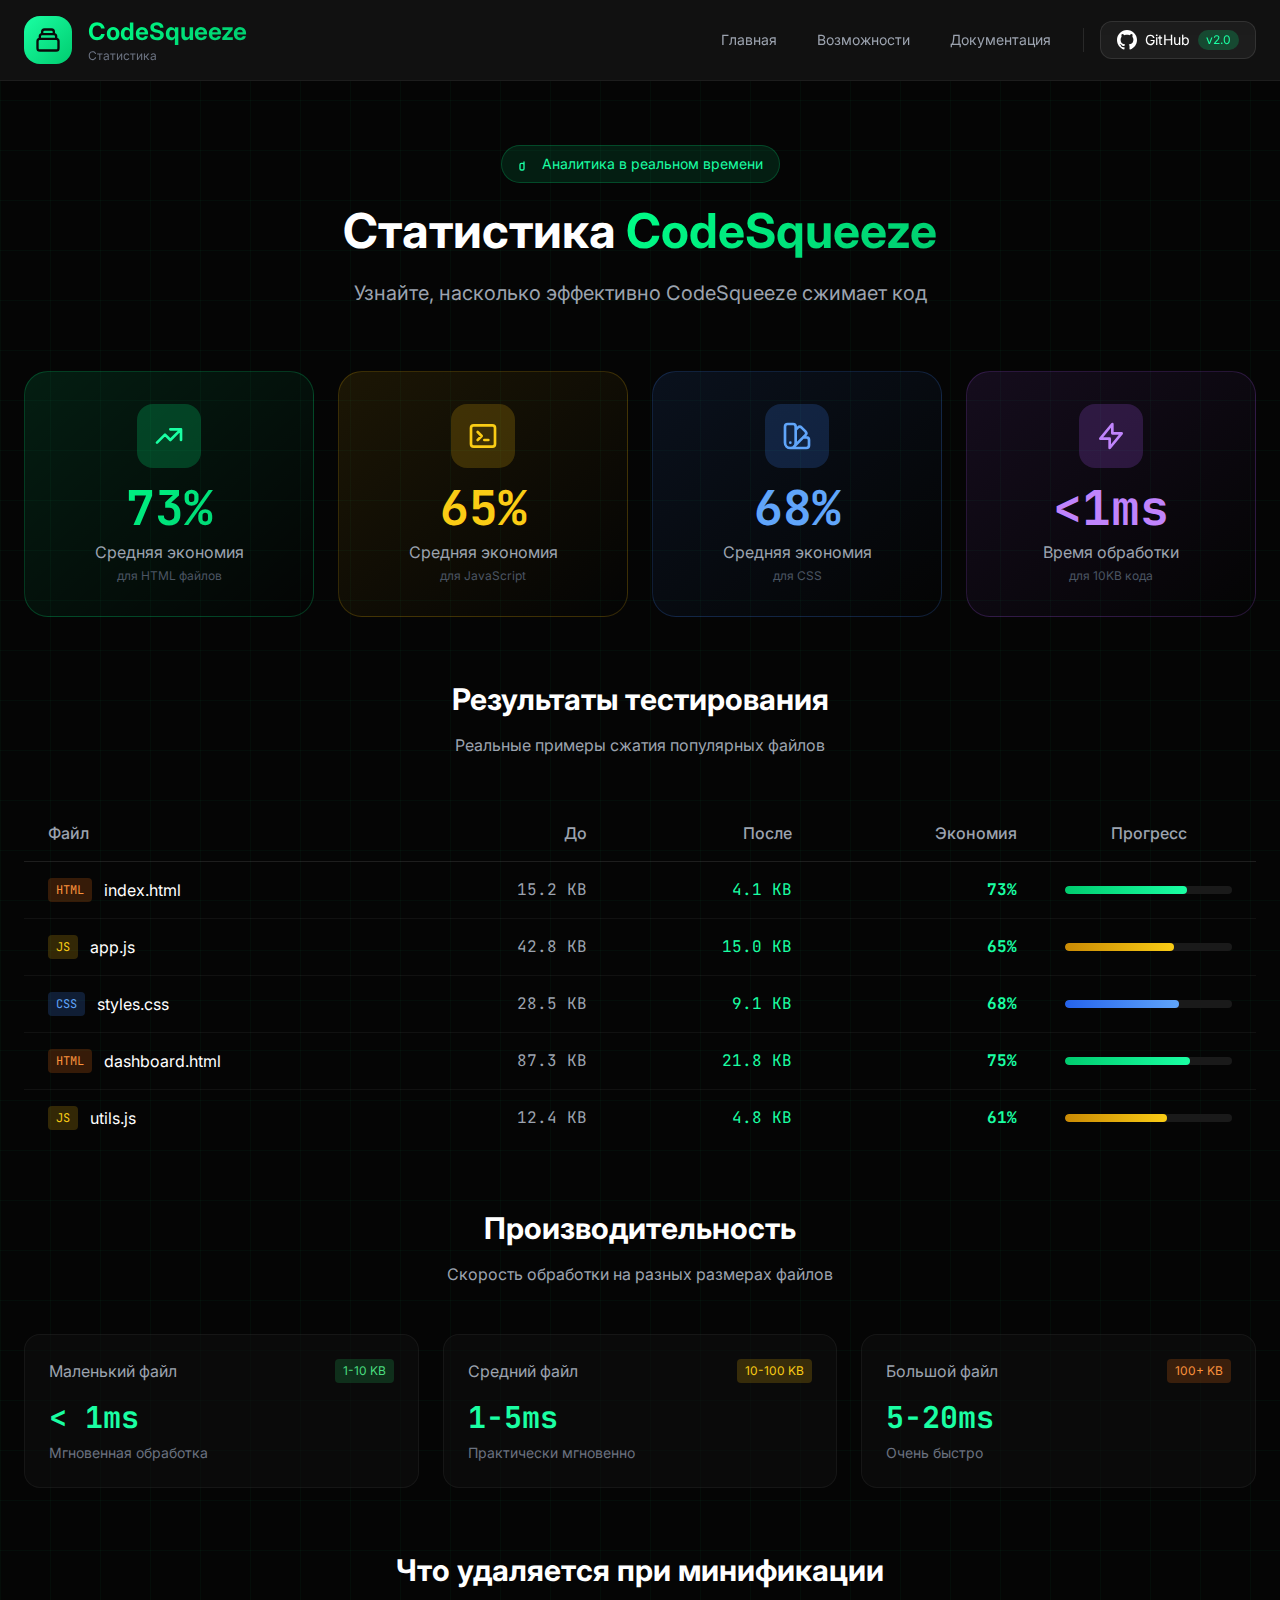
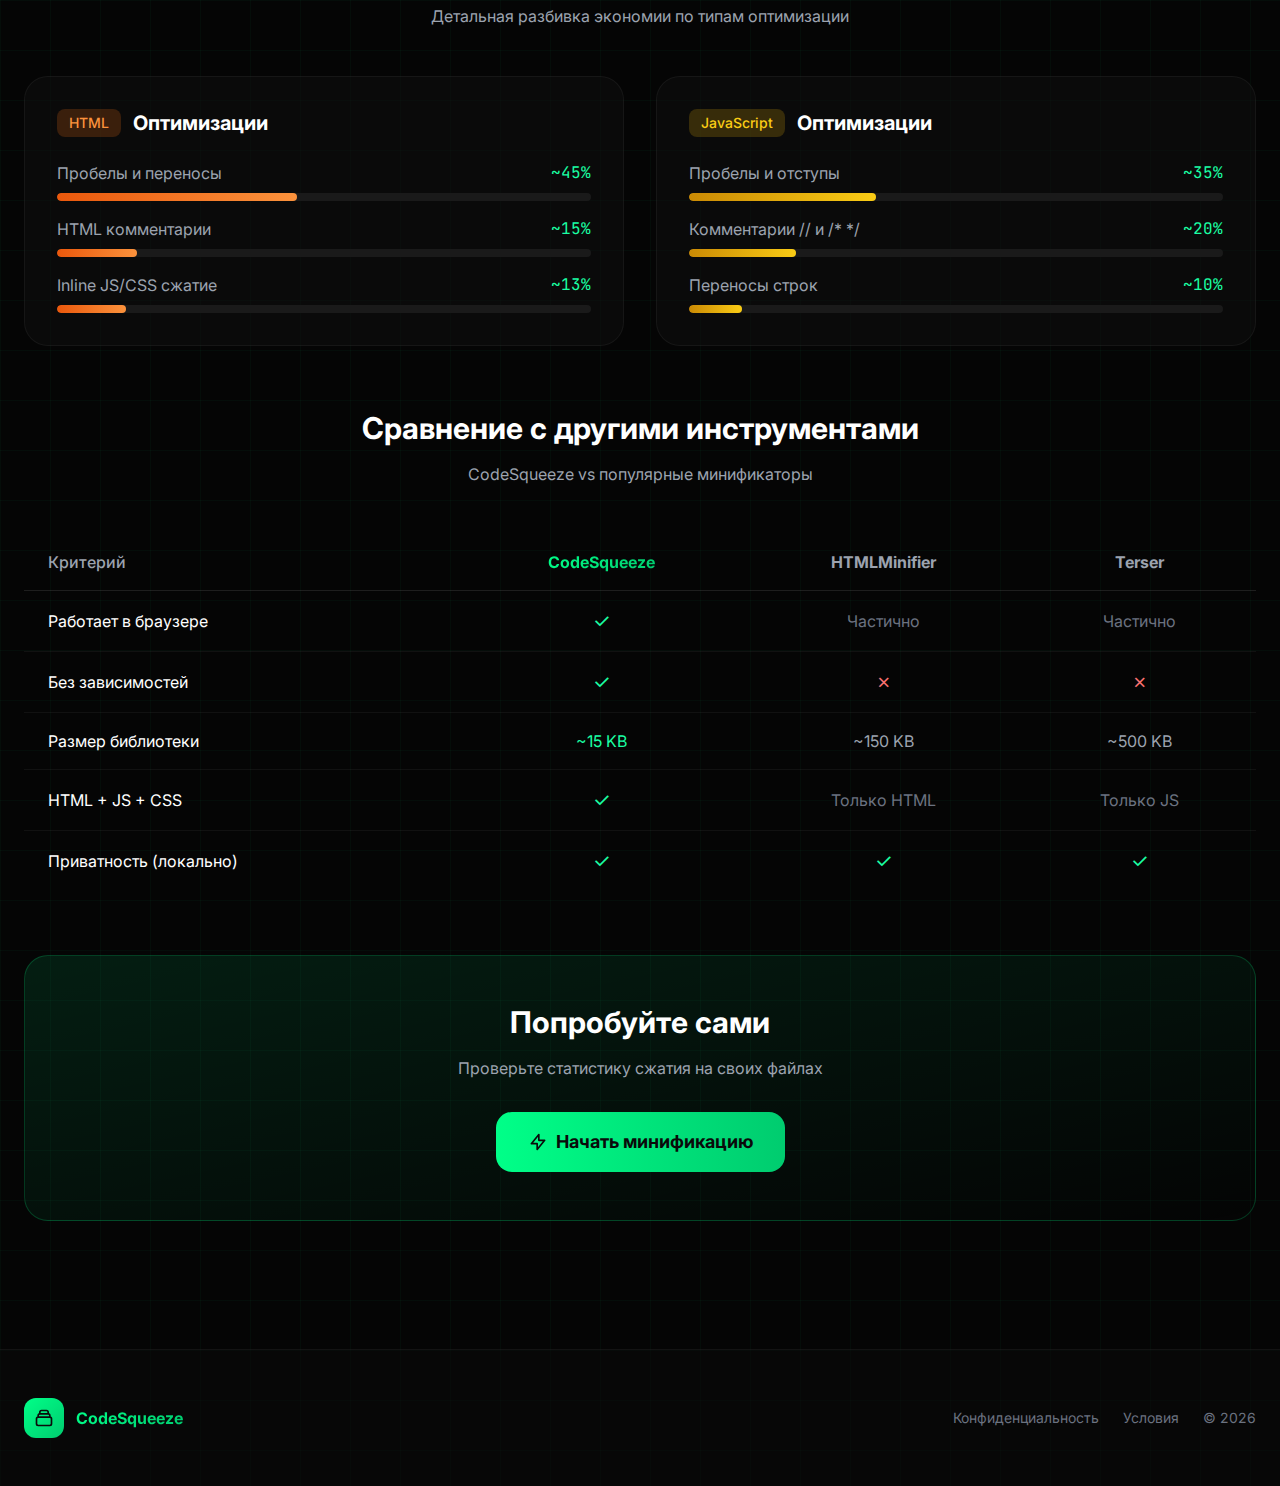
<file: stats.html>
<!DOCTYPE html>
<html lang="ru">
<head>
    <meta charset="UTF-8">
    <meta name="viewport" content="width=device-width, initial-scale=1.0">
    <title>Статистика — CodeSqueeze</title>
    <script src="js/tailwind.standalone.js"></script>
	<script src="js/tailwind-config.js"></script>
    <link href="https://fonts.googleapis.com/css2?family=Inter:wght@400;500;600;700;800&family=JetBrains+Mono:wght@400;500&display=swap" rel="stylesheet">
    <style>
        body { font-family: 'Inter', sans-serif; }
        .mono { font-family: 'JetBrains Mono', monospace; }
        .glass { background: rgba(20, 20, 20, 0.8); backdrop-filter: blur(20px); }
        .text-gradient { background: linear-gradient(135deg, #00ff88, #00cc6f); -webkit-background-clip: text; -webkit-text-fill-color: transparent; }
        .bg-grid { background-image: linear-gradient(rgba(0, 255, 136, 0.03) 1px, transparent 1px), linear-gradient(90deg, rgba(0, 255, 136, 0.03) 1px, transparent 1px); background-size: 50px 50px; }
        .mobile-menu { max-height: 0; overflow: hidden; transition: max-height 0.3s; }
        .mobile-menu.active { max-height: 500px; }
        @keyframes countUp { from { opacity: 0; transform: translateY(10px); } to { opacity: 1; transform: translateY(0); } }
        .count-up { animation: countUp 0.6s ease-out forwards; }
    </style>
</head>
<body class="bg-dark-600 min-h-screen text-white bg-grid">

    <!-- Header -->
    <header class="glass border-b border-white/5 sticky top-0 z-50">
        <div class="max-w-7xl mx-auto px-6 py-4">
            <div class="flex items-center justify-between">
                <a href="index.html" class="flex items-center gap-4">
                    <div class="w-12 h-12 bg-gradient-to-br from-brand-400 to-brand-600 rounded-2xl flex items-center justify-center">
                        <svg class="w-7 h-7 text-dark-500" fill="none" stroke="currentColor" viewBox="0 0 24 24">
                            <path stroke-linecap="round" stroke-linejoin="round" stroke-width="2" d="M19 11H5m14 0a2 2 0 012 2v6a2 2 0 01-2 2H5a2 2 0 01-2-2v-6a2 2 0 012-2m14 0V9a2 2 0 00-2-2M5 11V9a2 2 0 012-2m0 0V5a2 2 0 012-2h6a2 2 0 012 2v2M7 7h10"/>
                        </svg>
                    </div>
                    <div>
                        <h1 class="text-2xl font-bold text-gradient">CodeSqueeze</h1>
                        <p class="text-xs text-gray-500">Статистика</p>
                    </div>
                </a>
                
                <nav class="hidden md:flex items-center gap-2">
                    <a href="index.html" class="px-4 py-2 text-sm text-gray-400 hover:text-white hover:bg-white/5 rounded-xl transition-all">Главная</a>
                    <a href="features.html" class="px-4 py-2 text-sm text-gray-400 hover:text-white hover:bg-white/5 rounded-xl transition-all">Возможности</a>
                    <a href="docs.html" class="px-4 py-2 text-sm text-gray-400 hover:text-white hover:bg-white/5 rounded-xl transition-all">Документация</a>
					<div class="w-px h-6 bg-white/10 mx-2"></div>
                    <a href="https://github.com/Rianvy/CodeSqueeze" target="_blank" 
                       class="flex items-center gap-2 px-4 py-2 bg-white/5 hover:bg-white/10 border border-white/10 rounded-xl transition-all text-sm">
                        <svg class="w-5 h-5" fill="currentColor" viewBox="0 0 24 24"><path d="M12 0c-6.626 0-12 5.373-12 12 0 5.302 3.438 9.8 8.207 11.387.599.111.793-.261.793-.577v-2.234c-3.338.726-4.033-1.416-4.033-1.416-.546-1.387-1.333-1.756-1.333-1.756-1.089-.745.083-.729.083-.729 1.205.084 1.839 1.237 1.839 1.237 1.07 1.834 2.807 1.304 3.492.997.107-.775.418-1.305.762-1.604-2.665-.305-5.467-1.334-5.467-5.931 0-1.311.469-2.381 1.236-3.221-.124-.303-.535-1.524.117-3.176 0 0 1.008-.322 3.301 1.23.957-.266 1.983-.399 3.003-.404 1.02.005 2.047.138 3.006.404 2.291-1.552 3.297-1.23 3.297-1.23.653 1.653.242 2.874.118 3.176.77.84 1.235 1.911 1.235 3.221 0 4.609-2.807 5.624-5.479 5.921.43.372.823 1.102.823 2.222v3.293c0 .319.192.694.801.576 4.765-1.589 8.199-6.086 8.199-11.386 0-6.627-5.373-12-12-12z"/></svg>
                        <span>GitHub</span>
                        <span class="px-2 py-0.5 bg-brand-500/20 text-brand-400 text-xs rounded-full">v2.0</span>
                    </a>
                </nav>
                
                <button id="mobileMenuBtn" class="md:hidden p-2 hover:bg-white/5 rounded-xl">
                    <svg id="menuIcon" class="w-6 h-6" fill="none" stroke="currentColor" viewBox="0 0 24 24"><path stroke-linecap="round" stroke-linejoin="round" stroke-width="2" d="M4 6h16M4 12h16M4 18h16"/></svg>
                    <svg id="closeIcon" class="w-6 h-6 hidden" fill="none" stroke="currentColor" viewBox="0 0 24 24"><path stroke-linecap="round" stroke-linejoin="round" stroke-width="2" d="M6 18L18 6M6 6l12 12"/></svg>
                </button>
            </div>
            
            <nav id="mobileMenu" class="mobile-menu md:hidden">
                <div class="py-4 space-y-2 border-t border-white/5 mt-4">
                    <a href="index.html" class="block px-4 py-3 text-sm text-gray-400 hover:bg-white/5 rounded-xl">🏠 Главная</a>
                    <a href="features.html" class="block px-4 py-3 text-sm text-gray-400 hover:bg-white/5 rounded-xl">🎯 Возможности</a>
                    <a href="docs.html" class="block px-4 py-3 text-sm text-gray-400 hover:bg-white/5 rounded-xl">📚 Документация</a>
					<a href="https://github.com/Rianvy/CodeSqueeze" target="_blank" 
                       class="flex items-center gap-2 px-4 py-3 bg-white/5 border border-white/10 rounded-xl transition-all text-sm">
                        <svg class="w-5 h-5" fill="currentColor" viewBox="0 0 24 24"><path d="M12 0c-6.626 0-12 5.373-12 12 0 5.302 3.438 9.8 8.207 11.387.599.111.793-.261.793-.577v-2.234c-3.338.726-4.033-1.416-4.033-1.416-.546-1.387-1.333-1.756-1.333-1.756-1.089-.745.083-.729.083-.729 1.205.084 1.839 1.237 1.839 1.237 1.07 1.834 2.807 1.304 3.492.997.107-.775.418-1.305.762-1.604-2.665-.305-5.467-1.334-5.467-5.931 0-1.311.469-2.381 1.236-3.221-.124-.303-.535-1.524.117-3.176 0 0 1.008-.322 3.301 1.23.957-.266 1.983-.399 3.003-.404 1.02.005 2.047.138 3.006.404 2.291-1.552 3.297-1.23 3.297-1.23.653 1.653.242 2.874.118 3.176.77.84 1.235 1.911 1.235 3.221 0 4.609-2.807 5.624-5.479 5.921.43.372.823 1.102.823 2.222v3.293c0 .319.192.694.801.576 4.765-1.589 8.199-6.086 8.199-11.386 0-6.627-5.373-12-12-12z"/></svg>
                        <span>GitHub Repository</span>
                        <span class="ml-auto px-2 py-0.5 bg-brand-500/20 text-brand-400 text-xs rounded-full">v2.0</span>
                    </a>
                </div>
            </nav>
        </div>
    </header>

    <main class="max-w-7xl mx-auto px-6 py-16">
        
        <!-- Hero -->
        <div class="text-center mb-16">
            <div class="inline-flex items-center gap-2 px-4 py-2 bg-brand-500/10 border border-brand-500/20 rounded-full text-brand-400 text-sm mb-6">
                <svg class="w-4 h-4" fill="none" stroke="currentColor" viewBox="0 0 24 24">
                    <path stroke-linecap="round" stroke-linejoin="round" stroke-width="2" d="M9 19v-6a2 2 0 00-2-2H5a2 2 0 00-2 2v6a2 2 0 002 2h2a2 2 0 002-2zm0 0V9a2 2 0 012-                    <path stroke-linecap="round" stroke-linejoin="round" stroke-width="2" d="M9 19v-6a2 2 0 00-2-2H5a2 2 0 00-2 2v6a2 2 0 002 2h2a2 2 0 002-2zm0 0V9a2 2 0 012-2h2a2 2 0 012 2v10m-6 0a2 2 0 002 2h2a2 2 0 002-2m0 0V5a2 2 0 012-2h2a2 2 0 012 2v14a2 2 0 01-2 2h-2a2 2 0 01-2-2z"/>
                </svg>
                Аналитика в реальном времени
            </div>
            <h1 class="text-4xl md:text-5xl font-bold mb-6">
                Статистика <span class="text-gradient">CodeSqueeze</span>
            </h1>
            <p class="text-xl text-gray-400 max-w-2xl mx-auto">
                Узнайте, насколько эффективно CodeSqueeze сжимает код
            </p>
        </div>

        <!-- Main Stats -->
        <div class="grid md:grid-cols-2 lg:grid-cols-4 gap-6 mb-16">
            
            <div class="p-8 rounded-3xl bg-gradient-to-br from-brand-500/10 to-transparent border border-brand-500/20 text-center group hover:border-brand-500/40 transition-all">
                <div class="w-16 h-16 bg-brand-500/20 rounded-2xl flex items-center justify-center mx-auto mb-4 group-hover:scale-110 transition-transform">
                    <svg class="w-8 h-8 text-brand-400" fill="none" stroke="currentColor" viewBox="0 0 24 24">
                        <path stroke-linecap="round" stroke-linejoin="round" stroke-width="2" d="M13 7h8m0 0v8m0-8l-8 8-4-4-6 6"/>
                    </svg>
                </div>
                <div class="text-5xl font-bold text-gradient mono mb-2">73%</div>
                <div class="text-gray-400">Средняя экономия</div>
                <div class="text-xs text-gray-600 mt-1">для HTML файлов</div>
            </div>

            <div class="p-8 rounded-3xl bg-gradient-to-br from-yellow-500/10 to-transparent border border-yellow-500/20 text-center group hover:border-yellow-500/40 transition-all">
                <div class="w-16 h-16 bg-yellow-500/20 rounded-2xl flex items-center justify-center mx-auto mb-4 group-hover:scale-110 transition-transform">
                    <svg class="w-8 h-8 text-yellow-400" fill="none" stroke="currentColor" viewBox="0 0 24 24">
                        <path stroke-linecap="round" stroke-linejoin="round" stroke-width="2" d="M8 9l3 3-3 3m5 0h3M5 20h14a2 2 0 002-2V6a2 2 0 00-2-2H5a2 2 0 00-2 2v12a2 2 0 002 2z"/>
                    </svg>
                </div>
                <div class="text-5xl font-bold text-yellow-400 mono mb-2">65%</div>
                <div class="text-gray-400">Средняя экономия</div>
                <div class="text-xs text-gray-600 mt-1">для JavaScript</div>
            </div>

            <div class="p-8 rounded-3xl bg-gradient-to-br from-blue-500/10 to-transparent border border-blue-500/20 text-center group hover:border-blue-500/40 transition-all">
                <div class="w-16 h-16 bg-blue-500/20 rounded-2xl flex items-center justify-center mx-auto mb-4 group-hover:scale-110 transition-transform">
                    <svg class="w-8 h-8 text-blue-400" fill="none" stroke="currentColor" viewBox="0 0 24 24">
                        <path stroke-linecap="round" stroke-linejoin="round" stroke-width="2" d="M7 21a4 4 0 01-4-4V5a2 2 0 012-2h4a2 2 0 012 2v12a4 4 0 01-4 4zm0 0h12a2 2 0 002-2v-4a2 2 0 00-2-2h-2.343M11 7.343l1.657-1.657a2 2 0 012.828 0l2.829 2.829a2 2 0 010 2.828l-8.486 8.485M7 17h.01"/>
                    </svg>
                </div>
                <div class="text-5xl font-bold text-blue-400 mono mb-2">68%</div>
                <div class="text-gray-400">Средняя экономия</div>
                <div class="text-xs text-gray-600 mt-1">для CSS</div>
            </div>

            <div class="p-8 rounded-3xl bg-gradient-to-br from-purple-500/10 to-transparent border border-purple-500/20 text-center group hover:border-purple-500/40 transition-all">
                <div class="w-16 h-16 bg-purple-500/20 rounded-2xl flex items-center justify-center mx-auto mb-4 group-hover:scale-110 transition-transform">
                    <svg class="w-8 h-8 text-purple-400" fill="none" stroke="currentColor" viewBox="0 0 24 24">
                        <path stroke-linecap="round" stroke-linejoin="round" stroke-width="2" d="M13 10V3L4 14h7v7l9-11h-7z"/>
                    </svg>
                </div>
                <div class="text-5xl font-bold text-purple-400 mono mb-2">&lt;1ms</div>
                <div class="text-gray-400">Время обработки</div>
                <div class="text-xs text-gray-600 mt-1">для 10KB кода</div>
            </div>
        </div>

        <!-- Benchmark Results -->
        <section class="mb-16">
            <div class="text-center mb-12">
                <h2 class="text-3xl font-bold mb-4">Результаты тестирования</h2>
                <p class="text-gray-400">Реальные примеры сжатия популярных файлов</p>
            </div>

            <div class="overflow-x-auto">
                <table class="w-full">
                    <thead>
                        <tr class="border-b border-white/10">
                            <th class="text-left py-4 px-6 text-gray-400 font-medium">Файл</th>
                            <th class="text-right py-4 px-6 text-gray-400 font-medium">До</th>
                            <th class="text-right py-4 px-6 text-gray-400 font-medium">После</th>
                            <th class="text-right py-4 px-6 text-gray-400 font-medium">Экономия</th>
                            <th class="py-4 px-6 text-gray-400 font-medium">Прогресс</th>
                        </tr>
                    </thead>
                    <tbody class="divide-y divide-white/5">
                        <tr class="hover:bg-white/5 transition-colors">
                            <td class="py-4 px-6">
                                <div class="flex items-center gap-3">
                                    <span class="px-2 py-1 bg-orange-500/20 text-orange-400 text-xs rounded mono">HTML</span>
                                    <span>index.html</span>
                                </div>
                            </td>
                            <td class="py-4 px-6 text-right mono text-gray-400">15.2 KB</td>
                            <td class="py-4 px-6 text-right mono text-brand-400">4.1 KB</td>
                            <td class="py-4 px-6 text-right mono text-brand-400 font-bold">73%</td>
                            <td class="py-4 px-6">
                                <div class="w-full h-2 bg-dark-200 rounded-full overflow-hidden">
                                    <div class="h-full bg-gradient-to-r from-brand-600 to-brand-400 rounded-full" style="width: 73%"></div>
                                </div>
                            </td>
                        </tr>
                        <tr class="hover:bg-white/5 transition-colors">
                            <td class="py-4 px-6">
                                <div class="flex items-center gap-3">
                                    <span class="px-2 py-1 bg-yellow-500/20 text-yellow-400 text-xs rounded mono">JS</span>
                                    <span>app.js</span>
                                </div>
                            </td>
                            <td class="py-4 px-6 text-right mono text-gray-400">42.8 KB</td>
                            <td class="py-4 px-6 text-right mono text-brand-400">15.0 KB</td>
                            <td class="py-4 px-6 text-right mono text-brand-400 font-bold">65%</td>
                            <td class="py-4 px-6">
                                <div class="w-full h-2 bg-dark-200 rounded-full overflow-hidden">
                                    <div class="h-full bg-gradient-to-r from-yellow-600 to-yellow-400 rounded-full" style="width: 65%"></div>
                                </div>
                            </td>
                        </tr>
                        <tr class="hover:bg-white/5 transition-colors">
                            <td class="py-4 px-6">
                                <div class="flex items-center gap-3">
                                    <span class="px-2 py-1 bg-blue-500/20 text-blue-400 text-xs rounded mono">CSS</span>
                                    <span>styles.css</span>
                                </div>
                            </td>
                            <td class="py-4 px-6 text-right mono text-gray-400">28.5 KB</td>
                            <td class="py-4 px-6 text-right mono text-brand-400">9.1 KB</td>
                            <td class="py-4 px-6 text-right mono text-brand-400 font-bold">68%</td>
                            <td class="py-4 px-6">
                                <div class="w-full h-2 bg-dark-200 rounded-full overflow-hidden">
                                    <div class="h-full bg-gradient-to-r from-blue-600 to-blue-400 rounded-full" style="width: 68%"></div>
                                </div>
                            </td>
                        </tr>
                        <tr class="hover:bg-white/5 transition-colors">
                            <td class="py-4 px-6">
                                <div class="flex items-center gap-3">
                                    <span class="px-2 py-1 bg-orange-500/20 text-orange-400 text-xs rounded mono">HTML</span>
                                    <span>dashboard.html</span>
                                </div>
                            </td>
                            <td class="py-4 px-6 text-right mono text-gray-400">87.3 KB</td>
                            <td class="py-4 px-6 text-right mono text-brand-400">21.8 KB</td>
                            <td class="py-4 px-6 text-right mono text-brand-400 font-bold">75%</td>
                            <td class="py-4 px-6">
                                <div class="w-full h-2 bg-dark-200 rounded-full overflow-hidden">
                                    <div class="h-full bg-gradient-to-r from-brand-600 to-brand-400 rounded-full" style="width: 75%"></div>
                                </div>
                            </td>
                        </tr>
                        <tr class="hover:bg-white/5 transition-colors">
                            <td class="py-4 px-6">
                                <div class="flex items-center gap-3">
                                    <span class="px-2 py-1 bg-yellow-500/20 text-yellow-400 text-xs rounded mono">JS</span>
                                    <span>utils.js</span>
                                </div>
                            </td>
                            <td class="py-4 px-6 text-right mono text-gray-400">12.4 KB</td>
                            <td class="py-4 px-6 text-right mono text-brand-400">4.8 KB</td>
                            <td class="py-4 px-6 text-right mono text-brand-400 font-bold">61%</td>
                            <td class="py-4 px-6">
                                <div class="w-full h-2 bg-dark-200 rounded-full overflow-hidden">
                                    <div class="h-full bg-gradient-to-r from-yellow-600 to-yellow-400 rounded-full" style="width: 61%"></div>
                                </div>
                            </td>
                        </tr>
                    </tbody>
                </table>
            </div>
        </section>

        <!-- Performance Metrics -->
        <section class="mb-16">
            <div class="text-center mb-12">
                <h2 class="text-3xl font-bold mb-4">Производительность</h2>
                <p class="text-gray-400">Скорость обработки на разных размерах файлов</p>
            </div>

            <div class="grid md:grid-cols-3 gap-6">
                <div class="p-6 rounded-2xl bg-dark-400/50 border border-white/5">
                    <div class="flex items-center justify-between mb-4">
                        <span class="text-gray-400">Маленький файл</span>
                        <span class="px-2 py-1 bg-green-500/20 text-green-400 text-xs rounded">1-10 KB</span>
                    </div>
                    <div class="text-3xl font-bold text-brand-400 mono mb-2">&lt; 1ms</div>
                    <div class="text-sm text-gray-500">Мгновенная обработка</div>
                </div>

                <div class="p-6 rounded-2xl bg-dark-400/50 border border-white/5">
                    <div class="flex items-center justify-between mb-4">
                        <span class="text-gray-400">Средний файл</span>
                        <span class="px-2 py-1 bg-yellow-500/20 text-yellow-400 text-xs rounded">10-100 KB</span>
                    </div>
                    <div class="text-3xl font-bold text-brand-400 mono mb-2">1-5ms</div>
                    <div class="text-sm text-gray-500">Практически мгновенно</div>
                </div>

                <div class="p-6 rounded-2xl bg-dark-400/50 border border-white/5">
                    <div class="flex items-center justify-between mb-4">
                        <span class="text-gray-400">Большой файл</span>
                        <span class="px-2 py-1 bg-orange-500/20 text-orange-400 text-xs rounded">100+ KB</span>
                    </div>
                    <div class="text-3xl font-bold text-brand-400 mono mb-2">5-20ms</div>
                    <div class="text-sm text-gray-500">Очень быстро</div>
                </div>
            </div>
        </section>

        <!-- What Gets Removed -->
        <section class="mb-16">
            <div class="text-center mb-12">
                <h2 class="text-3xl font-bold mb-4">Что удаляется при минификации</h2>
                <p class="text-gray-400">Детальная разбивка экономии по типам оптимизации</p>
            </div>

            <div class="grid md:grid-cols-2 gap-8">
                <!-- HTML -->
                <div class="p-8 rounded-3xl bg-dark-400/50 border border-white/5">
                    <div class="flex items-center gap-3 mb-6">
                        <span class="px-3 py-1 bg-orange-500/20 text-orange-400 text-sm rounded-lg font-medium">HTML</span>
                        <h3 class="text-xl font-bold">Оптимизации</h3>
                    </div>
                    
                    <div class="space-y-4">
                        <div>
                            <div class="flex justify-between mb-2">
                                <span class="text-gray-400">Пробелы и переносы</span>
                                <span class="text-brand-400 mono">~45%</span>
                            </div>
                            <div class="h-2 bg-dark-200 rounded-full overflow-hidden">
                                <div class="h-full bg-gradient-to-r from-orange-600 to-orange-400 rounded-full" style="width: 45%"></div>
                            </div>
                        </div>
                        <div>
                            <div class="flex justify-between mb-2">
                                <span class="text-gray-400">HTML комментарии</span>
                                <span class="text-brand-400 mono">~15%</span>
                            </div>
                            <div class="h-2 bg-dark-200 rounded-full overflow-hidden">
                                <div class="h-full bg-gradient-to-r from-orange-600 to-orange-400 rounded-full" style="width: 15%"></div>
                            </div>
                        </div>
                        <div>
                            <div class="flex justify-between mb-2">
                                <span class="text-gray-400">Inline JS/CSS сжатие</span>
                                <span class="text-brand-400 mono">~13%</span>
                            </div>
                            <div class="h-2 bg-dark-200 rounded-full overflow-hidden">
                                <div class="h-full bg-gradient-to-r from-orange-600 to-orange-400 rounded-full" style="width: 13%"></div>
                            </div>
                        </div>
                    </div>
                </div>

                <!-- JavaScript -->
                <div class="p-8 rounded-3xl bg-dark-400/50 border border-white/5">
                    <div class="flex items-center gap-3 mb-6">
                        <span class="px-3 py-1 bg-yellow-500/20 text-yellow-400 text-sm rounded-lg font-medium">JavaScript</span>
                        <h3 class="text-xl font-bold">Оптимизации</h3>
                    </div>
                    
                    <div class="space-y-4">
                        <div>
                            <div class="flex justify-between mb-2">
                                <span class="text-gray-400">Пробелы и отступы</span>
                                <span class="text-brand-400 mono">~35%</span>
                            </div>
                            <div class="h-2 bg-dark-200 rounded-full overflow-hidden">
                                <div class="h-full bg-gradient-to-r from-yellow-600 to-yellow-400 rounded-full" style="width: 35%"></div>
                            </div>
                        </div>
                        <div>
                            <div class="flex justify-between mb-2">
                                <span class="text-gray-400">Комментарии // и /* */</span>
                                <span class="text-brand-400 mono">~20%</span>
                            </div>
                            <div class="h-2 bg-dark-200 rounded-full overflow-hidden">
                                <div class="h-full bg-gradient-to-r from-yellow-600 to-yellow-400 rounded-full" style="width: 20%"></div>
                            </div>
                        </div>
                        <div>
                            <div class="flex justify-between mb-2">
                                <span class="text-gray-400">Переносы строк</span>
                                <span class="text-brand-400 mono">~10%</span>
                            </div>
                            <div class="h-2 bg-dark-200 rounded-full overflow-hidden">
                                <div class="h-full bg-gradient-to-r from-yellow-600 to-yellow-400 rounded-full" style="width: 10%"></div>
                            </div>
                        </div>
                    </div>
                </div>
            </div>
        </section>

        <!-- Comparison -->
        <section class="mb-16">
            <div class="text-center mb-12">
                <h2 class="text-3xl font-bold mb-4">Сравнение с другими инструментами</h2>
                <p class="text-gray-400">CodeSqueeze vs популярные минификаторы</p>
            </div>

            <div class="overflow-x-auto">
                <table class="w-full">
                    <thead>
                        <tr class="border-b border-white/10">
                            <th class="text-left py-4 px-6 text-gray-400 font-medium">Критерий</th>
                            <th class="py-4 px-6 text-center">
                                <span class="text-gradient font-bold">CodeSqueeze</span>
                            </th>
                            <th class="py-4 px-6 text-center text-gray-400">HTMLMinifier</th>
                            <th class="py-4 px-6 text-center text-gray-400">Terser</th>
                        </tr>
                    </thead>
                    <tbody class="divide-y divide-white/5">
                        <tr class="hover:bg-white/5 transition-colors">
                            <td class="py-4 px-6">Работает в браузере</td>
                            <td class="py-4 px-6 text-center"><span class="text-brand-400 text-xl">✓</span></td>
                            <td class="py-4 px-6 text-center"><span class="text-gray-500">Частично</span></td>
                            <td class="py-4 px-6 text-center"><span class="text-gray-500">Частично</span></td>
                        </tr>
                        <tr class="hover:bg-white/5 transition-colors">
                            <td class="py-4 px-6">Без зависимостей</td>
                            <td class="py-4 px-6 text-center"><span class="text-brand-400 text-xl">✓</span></td>
                            <td class="py-4 px-6 text-center"><span class="text-red-400 text-xl">✗</span></td>
                            <td class="py-4 px-6 text-center"><span class="text-red-400 text-xl">✗</span></td>
                        </tr>
                        <tr class="hover:bg-white/5 transition-colors">
                            <td class="py-4 px-6">Размер библиотеки</td>
                            <td class="py-4 px-6 text-center"><span class="text-brand-400">~15 KB</span></td>
                            <td class="py-4 px-6 text-center"><span class="text-gray-400">~150 KB</span></td>
                            <td class="py-4 px-6 text-center"><span class="text-gray-400">~500 KB</span></td>
                        </tr>
                        <tr class="hover:bg-white/5 transition-colors">
                            <td class="py-4 px-6">HTML + JS + CSS</td>
                            <td class="py-4 px-6 text-center"><span class="text-brand-400 text-xl">✓</span></td>
                            <td class="py-4 px-6 text-center"><span class="text-gray-500">Только HTML</span></td>
                            <td class="py-4 px-6 text-center"><span class="text-gray-500">Только JS</span></td>
                        </tr>
                        <tr class="hover:bg-white/5 transition-colors">
                            <td class="py-4 px-6">Приватность (локально)</td>
                            <td class="py-4 px-6 text-center"><span class="text-brand-400 text-xl">✓</span></td>
                            <td class="py-4 px-6 text-center"><span class="text-brand-400 text-xl">✓</span></td>
                            <td class="py-4 px-6 text-center"><span class="text-brand-400 text-xl">✓</span></td>
                        </tr>
                    </tbody>
                </table>
            </div>
        </section>

        <!-- CTA -->
        <section class="text-center p-12 rounded-3xl bg-gradient-to-br from-brand-500/10 to-transparent border border-brand-500/20">
            <h2 class="text-3xl font-bold mb-4">Попробуйте сами</h2>
            <p class="text-gray-400 mb-8 max-w-xl mx-auto">
                Проверьте статистику сжатия на своих файлах
            </p>
            <a href="index.html" class="inline-flex items-center gap-2 px-8 py-4 bg-gradient-to-r from-brand-500 to-brand-600 text-dark-500 rounded-2xl font-bold text-lg hover:shadow-lg hover:shadow-brand-500/25 transition-all">
                <svg class="w-5 h-5" fill="none" stroke="currentColor" viewBox="0 0 24 24">
                    <path stroke-linecap="round" stroke-linejoin="round" stroke-width="2" d="M13 10V3L4 14h7v7l9-11h-7z"/>
                </svg>
                Начать минификацию
            </a>
        </section>
    </main>

    <!-- Footer -->
    <footer class="border-t border-white/5 mt-16 bg-dark-500/50">
        <div class="max-w-7xl mx-auto px-6 py-12">
            <div class="flex flex-col md:flex-row items-center justify-between gap-6">
                <div class="flex items-center gap-3">
                    <div class="w-10 h-10 bg-gradient-to-br from-brand-500 to-brand-600 rounded-xl flex items-center justify-center">
                        <svg class="w-5 h-5 text-dark-500" fill="none" stroke="currentColor" viewBox="0 0 24 24">
                            <path stroke-linecap="round" stroke-linejoin="round" stroke-width="2" d="M19 11H5m14 0a2 2 0 012 2v6a2 2 0 01-2 2H5a2 2 0 01-2-2v-6a2 2 0 012-2m14 0V9a2 2 0 00-2-2M5 11V9a2 2 0 012-2m0 0V5a2 2 0 012-2h6a2 2 0 012 2v2M7 7h10"/>
                        </svg>
                    </div>
                    <span class="text-gradient font-bold">CodeSqueeze</span>
                </div>
                <div class="flex items-center gap-6 text-sm text-gray-500">
                    <a href="privacy.html" class="hover:text-brand-400 transition-colors">Конфиденциальность</a>
                    <a href="terms.html" class="hover:text-brand-400 transition-colors">Условия</a>
                    <span>© 2026</span>
                </div>
            </div>
        </div>
    </footer>

    <script>
        document.getElementById('mobileMenuBtn').addEventListener('click', function() {
            document.getElementById('mobileMenu').classList.toggle('active');
            document.getElementById('menuIcon').classList.toggle('hidden');
            document.getElementById('closeIcon').classList.toggle('hidden');
        });
    </script>
</body>
</html>
</file>
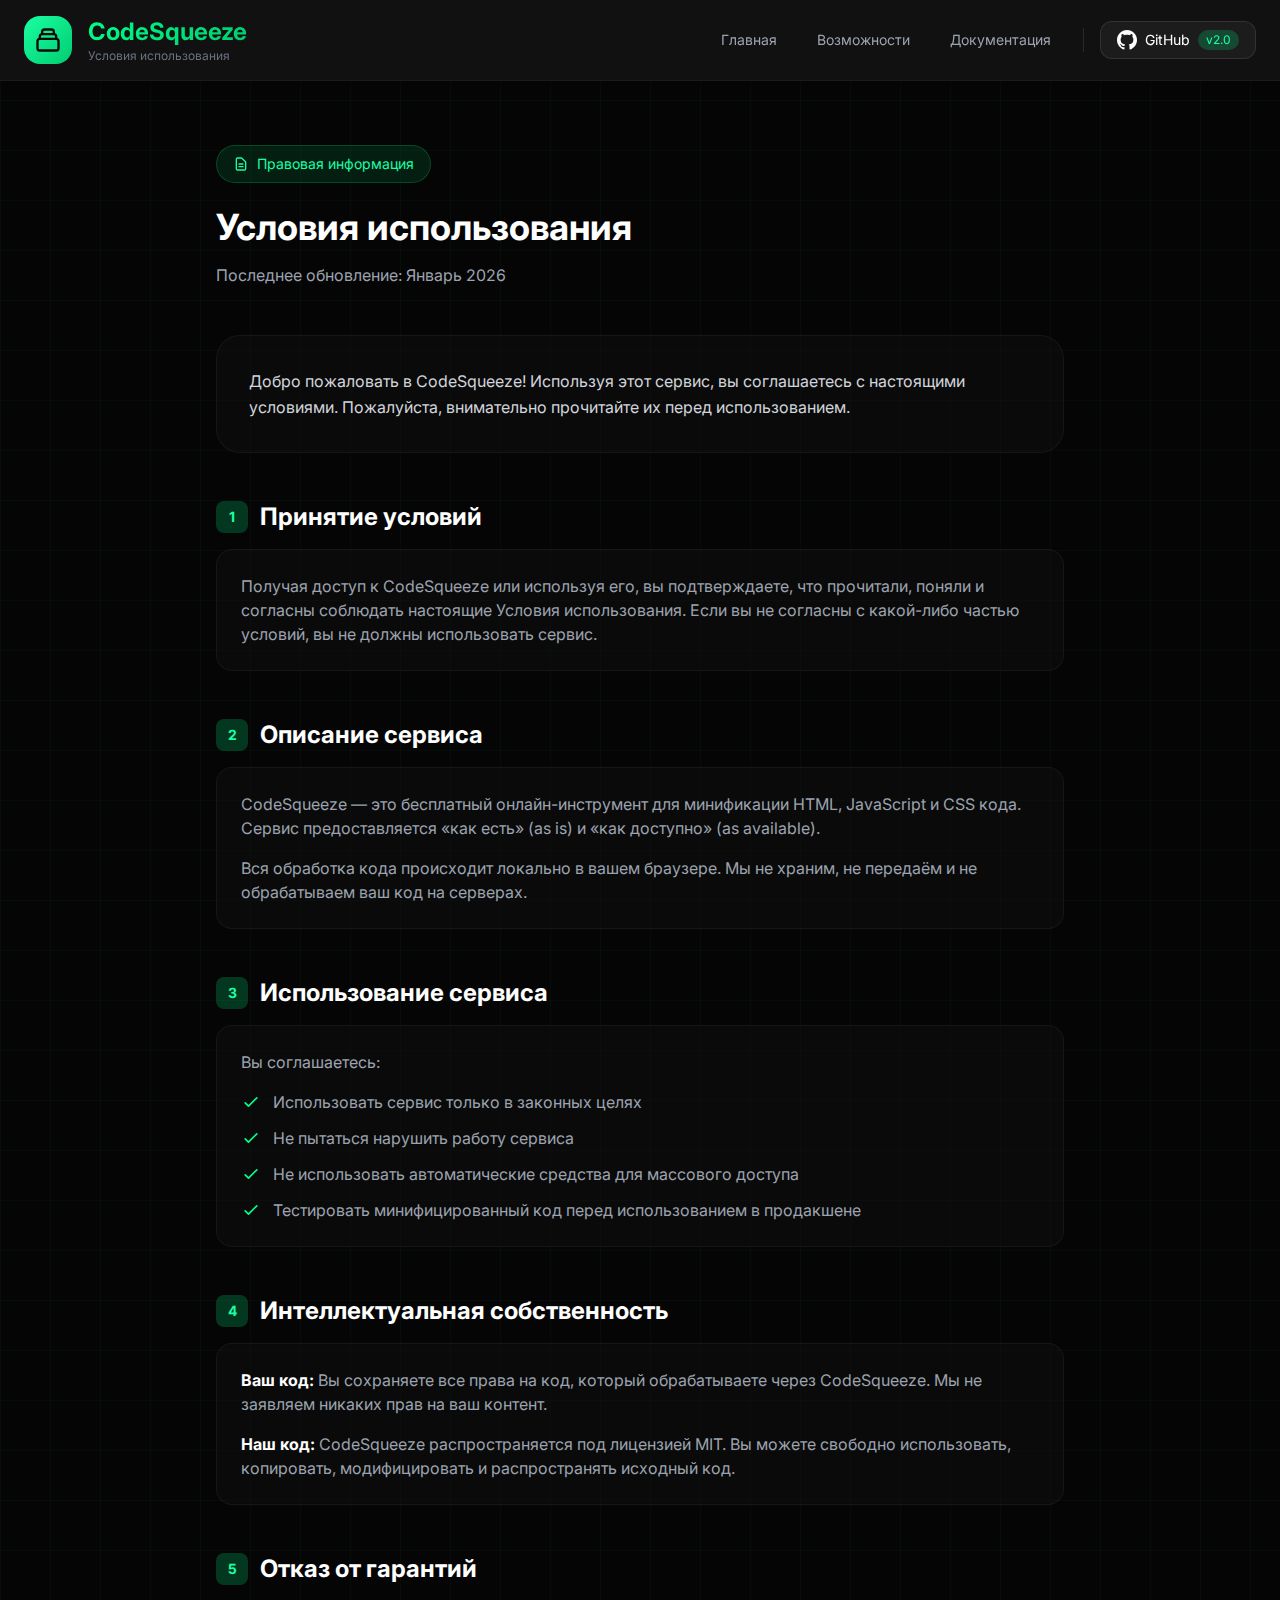
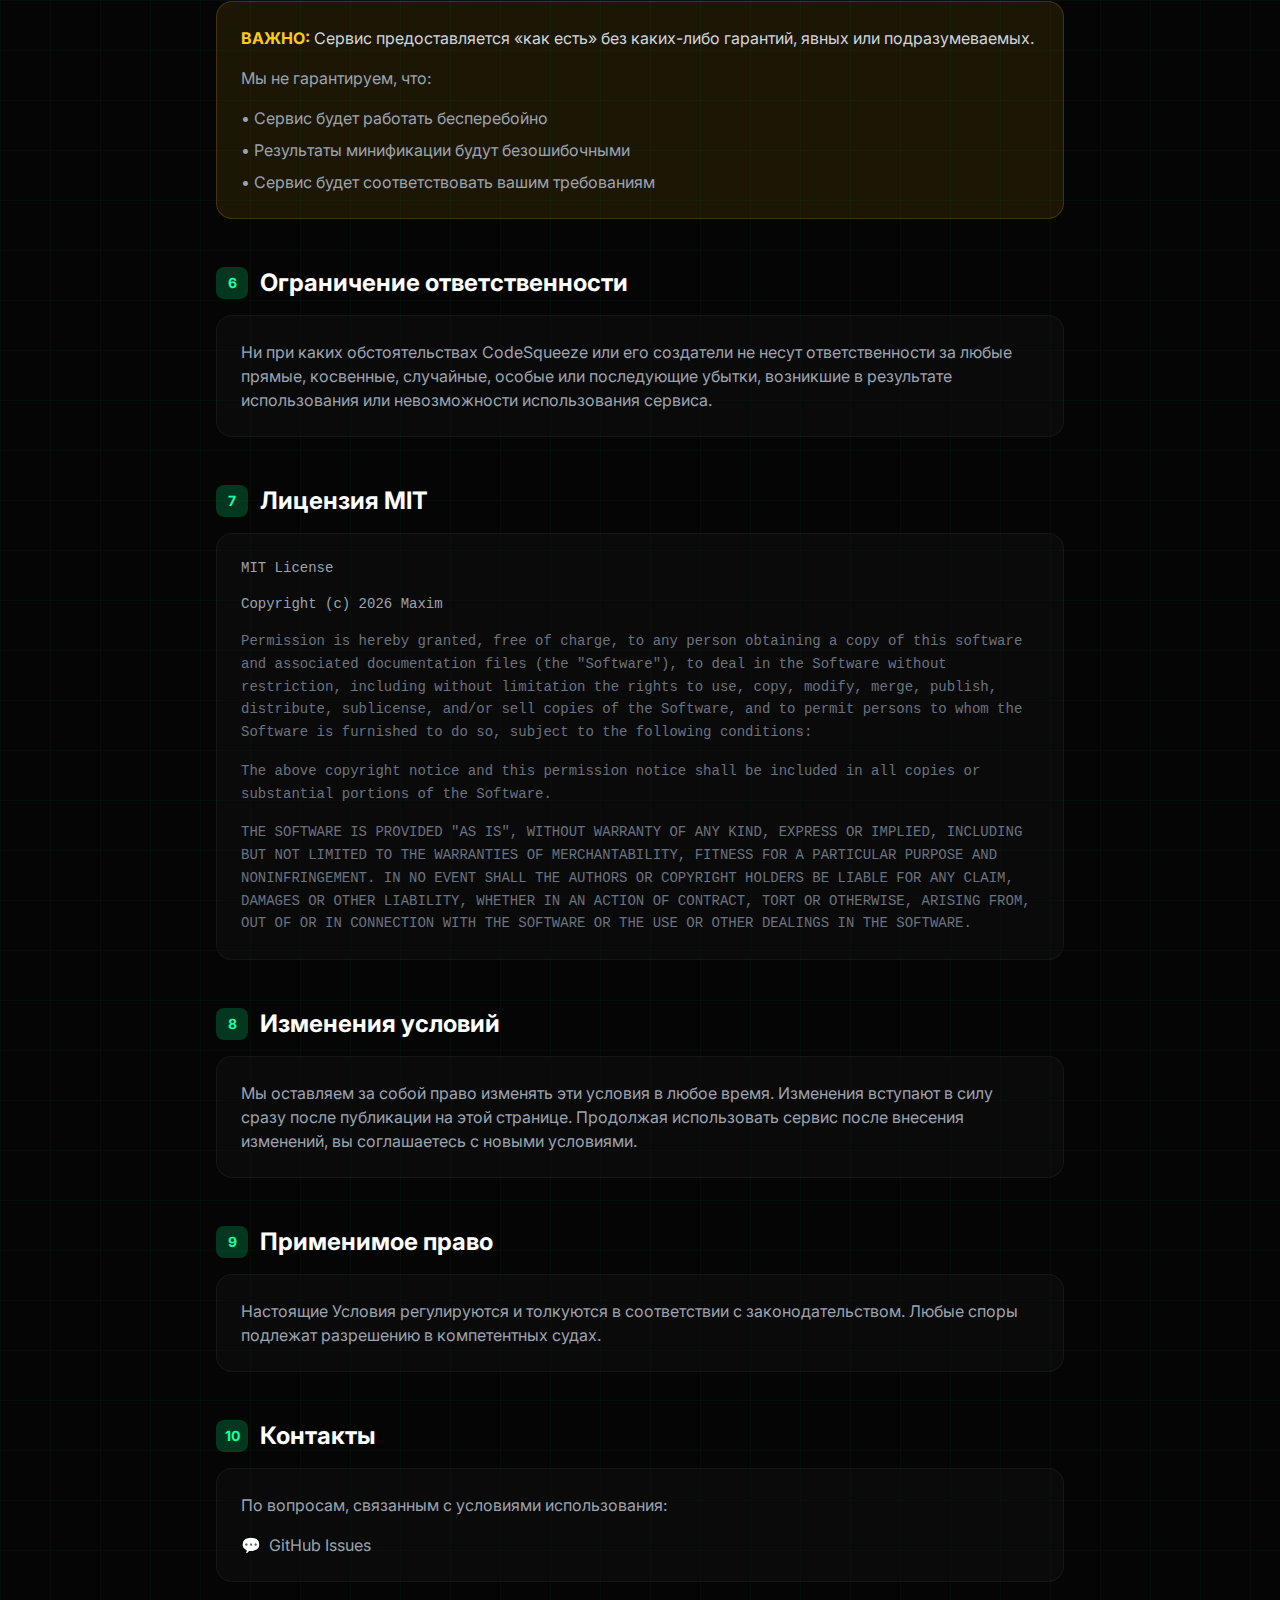
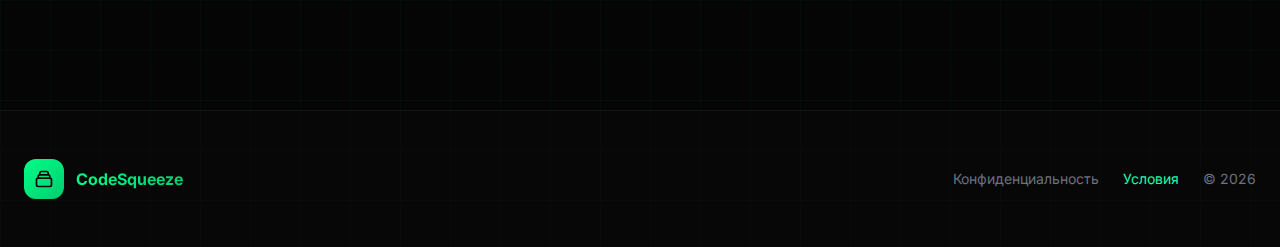
<file: terms.html>
<!DOCTYPE html>
<html lang="ru">
<head>
    <meta charset="UTF-8">
    <meta name="viewport" content="width=device-width, initial-scale=1.0">
    <title>Условия использования — CodeSqueeze</title>
    <script src="js/tailwind.standalone.js"></script>
	<script src="js/tailwind-config.js"></script>
    <link href="https://fonts.googleapis.com/css2?family=Inter:wght@400;500;600;700&display=swap" rel="stylesheet">
    <style>
        body { font-family: 'Inter', sans-serif; }
        .glass { background: rgba(20, 20, 20, 0.8); backdrop-filter: blur(20px); }
        .text-gradient { background: linear-gradient(135deg, #00ff88, #00cc6f); -webkit-background-clip: text; -webkit-text-fill-color: transparent; }
        .bg-grid { background-image: linear-gradient(rgba(0, 255, 136, 0.03) 1px, transparent 1px), linear-gradient(90deg, rgba(0, 255, 136, 0.03) 1px, transparent 1px); background-size: 50px 50px; }
        .mobile-menu { max-height: 0; overflow: hidden; transition: max-height 0.3s; }
        .mobile-menu.active { max-height: 500px; }
    </style>
</head>
<body class="bg-dark-600 min-h-screen text-white bg-grid">

    <!-- Header -->
    <header class="glass border-b border-white/5 sticky top-0 z-50">
        <div class="max-w-7xl mx-auto px-6 py-4">
            <div class="flex items-center justify-between">
                <a href="index.html" class="flex items-center gap-4">
                    <div class="w-12 h-12 bg-gradient-to-br from-brand-400 to-brand-600 rounded-2xl flex items-center justify-center">
                        <svg class="w-7 h-7 text-dark-500" fill="none" stroke="currentColor" viewBox="0 0 24 24">
                            <path stroke-linecap="round" stroke-linejoin="round" stroke-width="2" d="M19 11H5m14 0a2 2 0 012 2v6a2 2 0 01-2 2H5a2 2 0 01-2-2v-6a2 2 0 012-2m14 0V9a2 2 0 00-2-2M5 11V9a2 2 0 012-2m0 0V5a2 2 0 012-2h6a2 2 0 012 2v2M7 7h10"/>
                        </svg>
                    </div>
                    <div>
                        <h1 class="text-2xl font-bold text-gradient">CodeSqueeze</h1>
                        <p class="text-xs text-gray-500">Условия использования</p>
                    </div>
                </a>
                
                <nav class="hidden md:flex items-center gap-2">
                    <a href="index.html" class="px-4 py-2 text-sm text-gray-400 hover:text-white hover:bg-white/5 rounded-xl transition-all">Главная</a>
                    <a href="features.html" class="px-4 py-2 text-sm text-gray-400 hover:text-white hover:bg-white/5 rounded-xl transition-all">Возможности</a>
                    <a href="docs.html" class="px-4 py-2 text-sm text-gray-400 hover:text-white hover:bg-white/5 rounded-xl transition-all">Документация</a>
					<div class="w-px h-6 bg-white/10 mx-2"></div>
                    <a href="https://github.com/Rianvy/CodeSqueeze" target="_blank" 
                       class="flex items-center gap-2 px-4 py-2 bg-white/5 hover:bg-white/10 border border-white/10 rounded-xl transition-all text-sm">
                        <svg class="w-5 h-5" fill="currentColor" viewBox="0 0 24 24"><path d="M12 0c-6.626 0-12 5.373-12 12 0 5.302 3.438 9.8 8.207 11.387.599.111.793-.261.793-.577v-2.234c-3.338.726-4.033-1.416-4.033-1.416-.546-1.387-1.333-1.756-1.333-1.756-1.089-.745.083-.729.083-.729 1.205.084 1.839 1.237 1.839 1.237 1.07 1.834 2.807 1.304 3.492.997.107-.775.418-1.305.762-1.604-2.665-.305-5.467-1.334-5.467-5.931 0-1.311.469-2.381 1.236-3.221-.124-.303-.535-1.524.117-3.176 0 0 1.008-.322 3.301 1.23.957-.266 1.983-.399 3.003-.404 1.02.005 2.047.138 3.006.404 2.291-1.552 3.297-1.23 3.297-1.23.653 1.653.242 2.874.118 3.176.77.84 1.235 1.911 1.235 3.221 0 4.609-2.807 5.624-5.479 5.921.43.372.823 1.102.823 2.222v3.293c0 .319.192.694.801.576 4.765-1.589 8.199-6.086 8.199-11.386 0-6.627-5.373-12-12-12z"/></svg>
                        <span>GitHub</span>
                        <span class="px-2 py-0.5 bg-brand-500/20 text-brand-400 text-xs rounded-full">v2.0</span>
                    </a>
                </nav>
                
                <button id="mobileMenuBtn" class="md:hidden p-2 hover:bg-white/5 rounded-xl">
                    <svg id="menuIcon" class="w-6 h-6" fill="none" stroke="currentColor" viewBox="0 0 24 24"><path stroke-linecap="round" stroke-linejoin="round" stroke-width="2" d="M4 6h16M4 12h16M4 18h16"/></svg>
                    <svg id="closeIcon" class="w-6 h-6 hidden" fill="none" stroke="currentColor" viewBox="0 0 24 24"><path stroke-linecap="round" stroke-linejoin="round" stroke-width="2" d="M6 18L18 6M6 6l12 12"/></svg>
                </button>
            </div>
            
            <nav id="mobileMenu" class="mobile-menu md:hidden">
                <div class="py-4 space-y-2 border-t border-white/5 mt-4">
                    <a href="index.html" class="block px-4 py-3 text-sm text-gray-400 hover:bg-white/5 rounded-xl">🏠 Главная</a>
                    <a href="features.html" class="block px-4 py-3 text-sm text-gray-400 hover:bg-white/5 rounded-xl">🎯 Возможности</a>
                    <a href="docs.html" class="block px-4 py-3 text-sm text-gray-400 hover:bg-white/5 rounded-xl">📚 Документация</a>
					<a href="https://github.com/Rianvy/CodeSqueeze" target="_blank" 
                       class="flex items-center gap-2 px-4 py-3 bg-white/5 border border-white/10 rounded-xl transition-all text-sm">
                        <svg class="w-5 h-5" fill="currentColor" viewBox="0 0 24 24"><path d="M12 0c-6.626 0-12 5.373-12 12 0 5.302 3.438 9.8 8.207 11.387.599.111.793-.261.793-.577v-2.234c-3.338.726-4.033-1.416-4.033-1.416-.546-1.387-1.333-1.756-1.333-1.756-1.089-.745.083-.729.083-.729 1.205.084 1.839 1.237 1.839 1.237 1.07 1.834 2.807 1.304 3.492.997.107-.775.418-1.305.762-1.604-2.665-.305-5.467-1.334-5.467-5.931 0-1.311.469-2.381 1.236-3.221-.124-.303-.535-1.524.117-3.176 0 0 1.008-.322 3.301 1.23.957-.266 1.983-.399 3.003-.404 1.02.005 2.047.138 3.006.404 2.291-1.552 3.297-1.23 3.297-1.23.653 1.653.242 2.874.118 3.176.77.84 1.235 1.911 1.235 3.221 0 4.609-2.807 5.624-5.479 5.921.43.372.823 1.102.823 2.222v3.293c0 .319.192.694.801.576 4.765-1.589 8.199-6.086 8.199-11.386 0-6.627-5.373-12-12-12z"/></svg>
                        <span>GitHub Repository</span>
                        <span class="ml-auto px-2 py-0.5 bg-brand-500/20 text-brand-400 text-xs rounded-full">v2.0</span>
                    </a>
                </div>
            </nav>
        </div>
    </header>

    <main class="max-w-4xl mx-auto px-6 py-16">
        
        <div class="mb-12">
            <div class="inline-flex items-center gap-2 px-4 py-2 bg-brand-500/10 border border-brand-500/20 rounded-full text-brand-400 text-sm mb-6">
                <svg class="w-4 h-4" fill="none" stroke="currentColor" viewBox="0 0 24 24">
                    <path stroke-linecap="round" stroke-linejoin="round" stroke-width="2" d="M9 12h6m-6 4h6m2 5H7a2 2 0 01-2-2V5a2 2 0 012-2h5.586a1 1 0 01.707.293l5.414 5.414a1 1 0 01.293.707V19a2 2 0 01-2 2z"/>
                </svg>
                Правовая информация
            </div>
            <h1 class="text-4xl font-bold mb-4">Условия использования</h1>
            <p class="text-gray-400">Последнее обновление: Январь 2026</p>
        </div>

        <div class="space-y-12">
            
            <!-- Intro -->
            <section class="p-8 rounded-3xl bg-dark-400/50 border border-white/5">
                <p class="text-gray-300 leading-relaxed">
                    Добро пожаловать в CodeSqueeze! Используя этот сервис, вы соглашаетесь с настоящими условиями. 
                    Пожалуйста, внимательно прочитайте их перед использованием.
                </p>
            </section>

            <!-- Section 1 -->
            <section>
                <h2 class="text-2xl font-bold mb-4 flex items-center gap-3">
                    <span class="w-8 h-8 bg-brand-500/20 rounded-lg flex items-center justify-center text-brand-400 text-sm">1</span>
                    Принятие условий
                </h2>
                <div class="p-6 rounded-2xl bg-dark-400/50 border border-white/5">
                    <p class="text-gray-400">
                        Получая доступ к CodeSqueeze или используя его, вы подтверждаете, что прочитали, поняли и 
                        согласны соблюдать настоящие Условия использования. Если вы не согласны с какой-либо частью 
                        условий, вы не должны использовать сервис.
                    </p>
                </div>
            </section>

            <!-- Section 2 -->
            <section>
                <h2 class="text-2xl font-bold mb-4 flex items-center gap-3">
                    <span class="w-8 h-8 bg-brand-500/20 rounded-lg flex items-center justify-center text-brand-400 text-sm">2</span>
                    Описание сервиса
                </h2>
                <div class="p-6 rounded-2xl bg-dark-400/50 border border-white/5">
                    <p class="text-gray-400 mb-4">
                        CodeSqueeze — это бесплатный онлайн-инструмент для минификации HTML, JavaScript и CSS кода. 
                        Сервис предоставляется «как есть» (as is) и «как доступно» (as available).
                    </p>
                    <p class="text-gray-400">
                        Вся обработка кода происходит локально в вашем браузере. 
                        Мы не храним, не передаём и не обрабатываем ваш код на серверах.
                    </p>
                </div>
            </section>

            <!-- Section 3 -->
            <section>
                <h2 class="text-2xl font-bold mb-4 flex items-center gap-3">
                    <span class="w-8 h-8 bg-brand-500/20 rounded-lg flex items-center justify-center text-brand-400 text-sm">3</span>
                    Использование сервиса
                </h2>
                <div class="p-6 rounded-2xl bg-dark-400/50 border border-white/5">
                    <p class="text-gray-400 mb-4">Вы соглашаетесь:</p>
                    <ul class="space-y-3 text-gray-400">
                        <li class="flex items-start gap-3">
                            <svg class="w-5 h-5 text-brand-500 flex-shrink-0 mt-0.5" fill="none" stroke="currentColor" viewBox="0 0 24 24"><path stroke-linecap="round" stroke-linejoin="round" stroke-width="2" d="M5 13l4 4L19 7"/></svg>
                            <span>Использовать сервис только в законных целях</span>
                        </li>
                        <li class="flex items-start gap-3">
                            <svg class="w-5 h-5 text-brand-500 flex-shrink-0 mt-0.5" fill="none" stroke="currentColor" viewBox="0 0 24 24"><path stroke-linecap="round" stroke-linejoin="round" stroke-width="2" d="M5 13l4 4L19 7"/></svg>
                            <span>Не пытаться нарушить работу сервиса</span>
                        </li>
                        <li class="flex items-start gap-3">
                            <svg class="w-5 h-5 text-brand-500 flex-shrink-0 mt-0.5" fill="none" stroke="currentColor" viewBox="0 0 24 24"><path stroke-linecap="round" stroke-linejoin="round" stroke-width="2" d="M5 13l4 4L19 7"/></svg>
                            <span>Не использовать автоматические средства для массового доступа</span>
                        </li>
                        <li class="flex items-start gap-3">
                            <svg class="w-5 h-5 text-brand-500 flex-shrink-0 mt-0.5" fill="none" stroke="currentColor" viewBox="0 0 24 24"><path stroke-linecap="round" stroke-linejoin="round" stroke-width="2" d="M5 13l4 4L19 7"/></svg>
                            <span>Тестировать минифицированный код перед использованием в продакшене</span>
                        </li>
                    </ul>
                </div>
            </section>

            <!-- Section 4 -->
            <section>
                <h2 class="text-2xl font-bold mb-4 flex items-center gap-3">
                    <span class="w-8 h-8 bg-brand-500/20 rounded-lg flex items-center justify-center text-brand-400 text-sm">4</span>
                    Интеллектуальная собственность
                </h2>
                <div class="p-6 rounded-2xl bg-dark-400/50 border border-white/5">
                    <p class="text-gray-400 mb-4">
                        <strong class="text-white">Ваш код:</strong> Вы сохраняете все права на код, который обрабатываете через CodeSqueeze. 
                        Мы не заявляем никаких прав на ваш контент.
                    </p>
                    <p class="text-gray-400">
                        <strong class="text-white">Наш код:</strong> CodeSqueeze распространяется под лицензией MIT. 
                        Вы можете свободно использовать, копировать, модифицировать и распространять исходный код.
                    </p>
                </div>
            </section>

            <!-- Section 5 -->
            <section>
                <h2 class="text-2xl font-bold mb-4 flex items-center gap-3">
                    <span class="w-8 h-8 bg-brand-500/20 rounded-lg flex items-center justify-center text-brand-400 text-sm">5</span>
                    Отказ от гарантий
                </h2>
                <div class="p-6 rounded-2xl bg-yellow-500/10 border border-yellow-500/20">
                    <p class="text-gray-300 mb-4">
                        <strong class="text-yellow-400">ВАЖНО:</strong> Сервис предоставляется «как есть» без каких-либо гарантий, 
                        явных или подразумеваемых.
                    </p>
                    <p class="text-gray-400">
                        Мы не гарантируем, что:
                    </p>
                    <ul class="mt-4 space-y-2 text-gray-400">
                        <li>• Сервис будет работать бесперебойно</li>
                        <li>• Результаты минификации будут безошибочными</li>
                        <li>• Сервис будет соответствовать вашим требованиям</li>
                    </ul>
                </div>
            </section>

            <!-- Section 6 -->
            <section>
                <h2 class="text-2xl font-bold mb-4 flex items-center gap-3">
                    <span class="w-8 h-8 bg-brand-500/20 rounded-lg flex items-center justify-center text-brand-400 text-sm">6</span>
                    Ограничение ответственности
                </h2>
                <div class="p-6 rounded-2xl bg-dark-400/50 border border-white/5">
                    <p class="text-gray-400">
                        Ни при каких обстоятельствах CodeSqueeze или его создатели не несут ответственности за любые 
                        прямые, косвенные, случайные, особые или последующие убытки, возникшие в результате использования 
                        или невозможности использования сервиса.
                    </p>
                </div>
            </section>

            <!-- Section 7 -->
            <section>
                <h2 class="text-2xl font-bold mb-4 flex items-center gap-3">
                    <span class="w-8 h-8 bg-brand-500/20 rounded-lg flex items-center justify-center text-brand-400 text-sm">7</span>
                    Лицензия MIT
                </h2>
                <div class="p-6 rounded-2xl bg-dark-400/50 border border-white/5 font-mono text-sm">
                    <p class="text-gray-400 mb-4">MIT License</p>
                    <p class="text-gray-400 mb-4">Copyright (c) 2026 Maxim</p>
                    <p class="text-gray-500 leading-relaxed">
                        Permission is hereby granted, free of charge, to any person obtaining a copy
                        of this software and associated documentation files (the "Software"), to deal
                        in the Software without restriction, including without limitation the rights
                        to use, copy, modify, merge, publish, distribute, sublicense, and/or sell
                        copies of the Software, and to permit persons to whom the Software is
                        furnished to do so, subject to the following conditions:
                    </p>
                    <p class="text-gray-500 leading-relaxed mt-4">
                        The above copyright notice and this permission notice shall be included in all
                        copies or substantial portions of the Software.
                    </p>
                    <p class="text-gray-500 leading-relaxed mt-4">
						THE SOFTWARE IS PROVIDED "AS IS", WITHOUT WARRANTY OF ANY KIND, EXPRESS OR
						IMPLIED, INCLUDING BUT NOT LIMITED TO THE WARRANTIES OF MERCHANTABILITY,
						FITNESS FOR A PARTICULAR PURPOSE AND NONINFRINGEMENT. IN NO EVENT SHALL THE
						AUTHORS OR COPYRIGHT HOLDERS BE LIABLE FOR ANY CLAIM, DAMAGES OR OTHER
						LIABILITY, WHETHER IN AN ACTION OF CONTRACT, TORT OR OTHERWISE, ARISING FROM,
						OUT OF OR IN CONNECTION WITH THE SOFTWARE OR THE USE OR OTHER DEALINGS IN THE
						SOFTWARE.
                    </p>
                </div>
            </section>

            <!-- Section 8 -->
            <section>
                <h2 class="text-2xl font-bold mb-4 flex items-center gap-3">
                    <span class="w-8 h-8 bg-brand-500/20 rounded-lg flex items-center justify-center text-brand-400 text-sm">8</span>
                    Изменения условий
                </h2>
                <div class="p-6 rounded-2xl bg-dark-400/50 border border-white/5">
                    <p class="text-gray-400">
                        Мы оставляем за собой право изменять эти условия в любое время. 
                        Изменения вступают в силу сразу после публикации на этой странице. 
                        Продолжая использовать сервис после внесения изменений, вы соглашаетесь с новыми условиями.
                    </p>
                </div>
            </section>

            <!-- Section 9 -->
            <section>
                <h2 class="text-2xl font-bold mb-4 flex items-center gap-3">
                    <span class="w-8 h-8 bg-brand-500/20 rounded-lg flex items-center justify-center text-brand-400 text-sm">9</span>
                    Применимое право
                </h2>
                <div class="p-6 rounded-2xl bg-dark-400/50 border border-white/5">
                    <p class="text-gray-400">
                        Настоящие Условия регулируются и толкуются в соответствии с законодательством. 
                        Любые споры подлежат разрешению в компетентных судах.
                    </p>
                </div>
            </section>

            <!-- Contact -->
            <section>
                <h2 class="text-2xl font-bold mb-4 flex items-center gap-3">
                    <span class="w-8 h-8 bg-brand-500/20 rounded-lg flex items-center justify-center text-brand-400 text-sm">10</span>
                    Контакты
                </h2>
                <div class="p-6 rounded-2xl bg-dark-400/50 border border-white/5">
                    <p class="text-gray-400 mb-4">
                        По вопросам, связанным с условиями использования:
                    </p>
                    <ul class="space-y-2 text-gray-400">
                        <li class="flex items-center gap-2">
                            <span class="text-brand-400">💬</span>
                            <span>GitHub Issues</span>
                        </li>
                    </ul>
                </div>
            </section>

        </div>
    </main>

    <!-- Footer -->
    <footer class="border-t border-white/5 mt-16 bg-dark-500/50">
        <div class="max-w-7xl mx-auto px-6 py-12">
            <div class="flex flex-col md:flex-row items-center justify-between gap-6">
                <div class="flex items-center gap-3">
                    <div class="w-10 h-10 bg-gradient-to-br from-brand-500 to-brand-600 rounded-xl flex items-center justify-center">
                        <svg class="w-5 h-5 text-dark-500" fill="none" stroke="currentColor" viewBox="0 0 24 24">
                            <path stroke-linecap="round" stroke-linejoin="round" stroke-width="2" d="M19 11H5m14 0a2 2 0 012 2v6a2 2 0 01-2 2H5a2 2 0 01-2-2v-6a2 2 0 012-2m14 0V9a2 2 0 00-2-2M5 11V9a2 2 0 012-2m0 0V5a2 2 0 012-2h6a2 2 0 012 2v2M7 7h10"/>
                        </svg>
                    </div>
                    <span class="text-gradient font-bold">CodeSqueeze</span>
                </div>
                <div class="flex items-center gap-6 text-sm text-gray-500">
                    <a href="privacy.html" class="hover:text-brand-400 transition-colors">Конфиденциальность</a>
                    <a href="terms.html" class="text-brand-400">Условия</a>
                    <span>© 2026</span>
                </div>
            </div>
        </div>
    </footer>

    <script>
        document.getElementById('mobileMenuBtn').addEventListener('click', function() {
            document.getElementById('mobileMenu').classList.toggle('active');
            document.getElementById('menuIcon').classList.toggle('hidden');
            document.getElementById('closeIcon').classList.toggle('hidden');
        });
    </script>
</body>
</html>
</file>
<file: css/styles.css>
/**
 * CodeSqueeze Styles
 * Основные стили приложения
 */

/* ===== Base ===== */
* {
    scrollbar-width: thin;
    scrollbar-color: #00ff88 #141414;
}

*::-webkit-scrollbar {
    width: 6px;
    height: 6px;
}

*::-webkit-scrollbar-track {
    background: #141414;
}

*::-webkit-scrollbar-thumb {
    background: #00ff88;
    border-radius: 3px;
}

body {
    font-family: 'Inter', sans-serif;
}

textarea,
code,
pre,
.mono {
    font-family: 'JetBrains Mono', monospace;
}

/* ===== Animations ===== */
@keyframes float {
    0%, 100% { transform: translateY(0px); }
    50% { transform: translateY(-10px); }
}

@keyframes glow {
    from { box-shadow: 0 0 20px rgba(0, 255, 136, 0.1); }
    to { box-shadow: 0 0 40px rgba(0, 255, 136, 0.3); }
}

@keyframes shimmer {
    0% { background-position: -200% 0; }
    100% { background-position: 200% 0; }
}

@keyframes slideDown {
    from { opacity: 0; transform: translateY(-10px); }
    to { opacity: 1; transform: translateY(0); }
}

.shimmer {
    background: linear-gradient(90deg, transparent, rgba(0,255,136,0.1), transparent);
    background-size: 200% 100%;
    animation: shimmer 2s infinite;
}

.float {
    animation: float 6s ease-in-out infinite;
}

/* ===== Glass Effect ===== */
.glass {
    background: rgba(20, 20, 20, 0.8);
    backdrop-filter: blur(20px);
    -webkit-backdrop-filter: blur(20px);
}

/* ===== Gradient Border ===== */
.gradient-border {
    position: relative;
    background: linear-gradient(135deg, #141414, #1a1a1a);
}

.gradient-border::before {
    content: '';
    position: absolute;
    inset: 0;
    border-radius: inherit;
    padding: 1px;
    background: linear-gradient(135deg, #00ff88, #00cc6f, #009952, #00ff88);
    -webkit-mask: linear-gradient(#fff 0 0) content-box, linear-gradient(#fff 0 0);
    -webkit-mask-composite: xor;
    mask-composite: exclude;
    pointer-events: none;
    opacity: 0.5;
    transition: opacity 0.3s;
}

.gradient-border:hover::before {
    opacity: 1;
}

/* ===== Text Gradient ===== */
.text-gradient {
    background: linear-gradient(135deg, #00ff88, #00cc6f, #4dffb8);
    -webkit-background-clip: text;
    -webkit-text-fill-color: transparent;
    background-clip: text;
}

/* ===== Background Grid ===== */
.bg-grid {
    background-image: 
        linear-gradient(rgba(0, 255, 136, 0.03) 1px, transparent 1px),
        linear-gradient(90deg, rgba(0, 255, 136, 0.03) 1px, transparent 1px);
    background-size: 50px 50px;
}

/* ===== Glow Effects ===== */
.glow-box {
    box-shadow: 0 0 60px rgba(0, 255, 136, 0.1);
}

.btn-glow:hover {
    box-shadow: 0 0 30px rgba(0, 255, 136, 0.4), 0 0 60px rgba(0, 255, 136, 0.2);
}

/* ===== Stat Card ===== */
.stat-card {
    background: linear-gradient(135deg, rgba(0,255,136,0.05), transparent);
}

/* ===== Floating Shapes ===== */
.floating-shapes {
    position: absolute;
    inset: 0;
    overflow: hidden;
    pointer-events: none;
}

.shape {
    position: absolute;
    border-radius: 50%;
    background: radial-gradient(circle, rgba(0,255,136,0.1) 0%, transparent 70%);
    animation: float 8s ease-in-out infinite;
}

/* ===== Custom Checkbox ===== */
input[type="checkbox"] {
    appearance: none;
    width: 44px;
    height: 24px;
    background: #2a2a2a;
    border-radius: 12px;
    position: relative;
    cursor: pointer;
    transition: all 0.3s;
}

input[type="checkbox"]::before {
    content: '';
    position: absolute;
    width: 18px;
    height: 18px;
    background: #666;
    border-radius: 50%;
    top: 3px;
    left: 3px;
    transition: all 0.3s;
}

input[type="checkbox"]:checked {
    background: linear-gradient(135deg, #00ff88, #00cc6f);
}

input[type="checkbox"]:checked::before {
    transform: translateX(20px);
    background: #0a0a0a;
}

/* ===== Tooltips ===== */
.tooltip-wrapper {
    position: relative;
    display: inline-flex;
    align-items: center;
    justify-content: center;
}

.tooltip-wrapper .tooltip-text {
    position: absolute;
    width: 1px;
    height: 1px;
    padding: 0;
    margin: -1px;
    overflow: hidden;
    clip: rect(0, 0, 0, 0);
    white-space: nowrap;
    border: 0;
}

.global-tooltip {
    position: fixed;
    display: none;
    padding: 6px 12px;
    background: rgba(23, 23, 23, 0.95);
    border: 1px solid rgba(255, 255, 255, 0.1);
    border-radius: 8px;
    font-size: 12px;
    font-weight: 500;
    color: #e5e5e5;
    white-space: nowrap;
    opacity: 0;
    visibility: hidden;
    transition: opacity 0.15s ease, visibility 0.15s ease;
    z-index: 10000;
    pointer-events: none;
    box-shadow: 0 4px 16px rgba(0, 0, 0, 0.4);
    backdrop-filter: blur(8px);
    -webkit-backdrop-filter: blur(8px);
}

.global-tooltip.visible {
    display: block;
    opacity: 1;
    visibility: visible;
}

.global-tooltip::after {
    content: '';
    position: absolute;
    border: 6px solid transparent;
}

.global-tooltip.top::after {
    top: 100%;
    left: 50%;
    transform: translateX(-50%);
    border-top-color: rgba(23, 23, 23, 0.95);
}

.global-tooltip.bottom::after {
    bottom: 100%;
    left: 50%;
    transform: translateX(-50%);
    border-bottom-color: rgba(23, 23, 23, 0.95);
}

@media (hover: none) and (pointer: coarse) {
    .global-tooltip {
        display: none !important;
    }
}

/* ===== Mobile Menu ===== */
.mobile-menu {
    max-height: 0;
    overflow: hidden;
    transition: max-height 0.3s ease-in-out;
}

.mobile-menu.active {
    max-height: 500px;
}

/* ===== Progress Ring ===== */
.progress-ring {
    transform: rotate(-90deg);
}

.progress-ring-circle {
    transition: stroke-dashoffset 0.5s ease;
}

/* ===== Social Icons ===== */
.social-icon {
    transition: all 0.3s;
}

.social-icon:hover {
    transform: translateY(-3px);
}

/* ===== Code Blocks ===== */
pre {
    background: #0f0f0f;
    border-radius: 12px;
    padding: 20px;
    overflow-x: auto;
    border: 1px solid rgba(255,255,255,0.1);
}

code {
    color: #00ff88;
}

/* ===== Tab Buttons ===== */
.tab-btn.active {
    background: linear-gradient(135deg, #00ff88, #00cc6f);
    color: #0a0a0a;
}

/* ===== Shake Animation ===== */
@keyframes shake {
    0%, 100% { transform: translateX(0); }
    10%, 30%, 50%, 70%, 90% { transform: translateX(-5px); }
    20%, 40%, 60%, 80% { transform: translateX(5px); }
}

.animate-shake {
    animation: shake 0.5s ease-in-out;
}

/* ===== Error State ===== */
.border-red-500\/50 {
    border-color: rgba(239, 68, 68, 0.5);
}

.focus\:border-red-500:focus {
    border-color: rgb(239, 68, 68);
}

/* ===== Fullscreen Modal ===== */
#fullscreen-modal {
    box-shadow: 0 25px 50px -12px rgba(0, 0, 0, 0.5);
}

#fullscreen-modal #fs-textarea {
    font-family: 'JetBrains Mono', monospace;
    line-height: 1.5;
    resize: none;
}

#fullscreen-modal #fs-highlighted {
    font-family: 'JetBrains Mono', monospace;
    line-height: 1.5;
    margin: 0;
    background: transparent;
}

#fullscreen-modal .line-number {
    display: block;
    line-height: 1.5;
    color: #4a5568;
    font-size: 12px;
    user-select: none;
}

/* ===== Shake Animation ===== */
@keyframes shake {
    0%, 100% { transform: translateX(0); }
    10%, 30%, 50%, 70%, 90% { transform: translateX(-5px); }
    20%, 40%, 60%, 80% { transform: translateX(5px); }
}

.animate-shake {
    animation: shake 0.5s ease-in-out;
}

/* ===== Fullscreen button animation ===== */
.fullscreen-btn:hover svg {
    transform: scale(1.1);
}

.fullscreen-btn svg {
    transition: transform 0.2s;
}

/* ===== Keyboard shortcut badges ===== */
kbd {
    font-family: 'JetBrains Mono', monospace;
    font-size: 10px;
}

/* ===== Line numbers in fullscreen ===== */
#fs-line-numbers {
    font-family: 'JetBrains Mono', monospace;
    font-size: 12px;
    line-height: 1.5;
    counter-reset: line;
    min-width: 3rem;
}

/* ===== Responsive adjustments ===== */
@media (max-width: 640px) {
    #fullscreen-modal {
        inset: 0;
        border-radius: 0;
    }
    
    #fs-line-numbers {
        display: none;
    }
}
</file>
